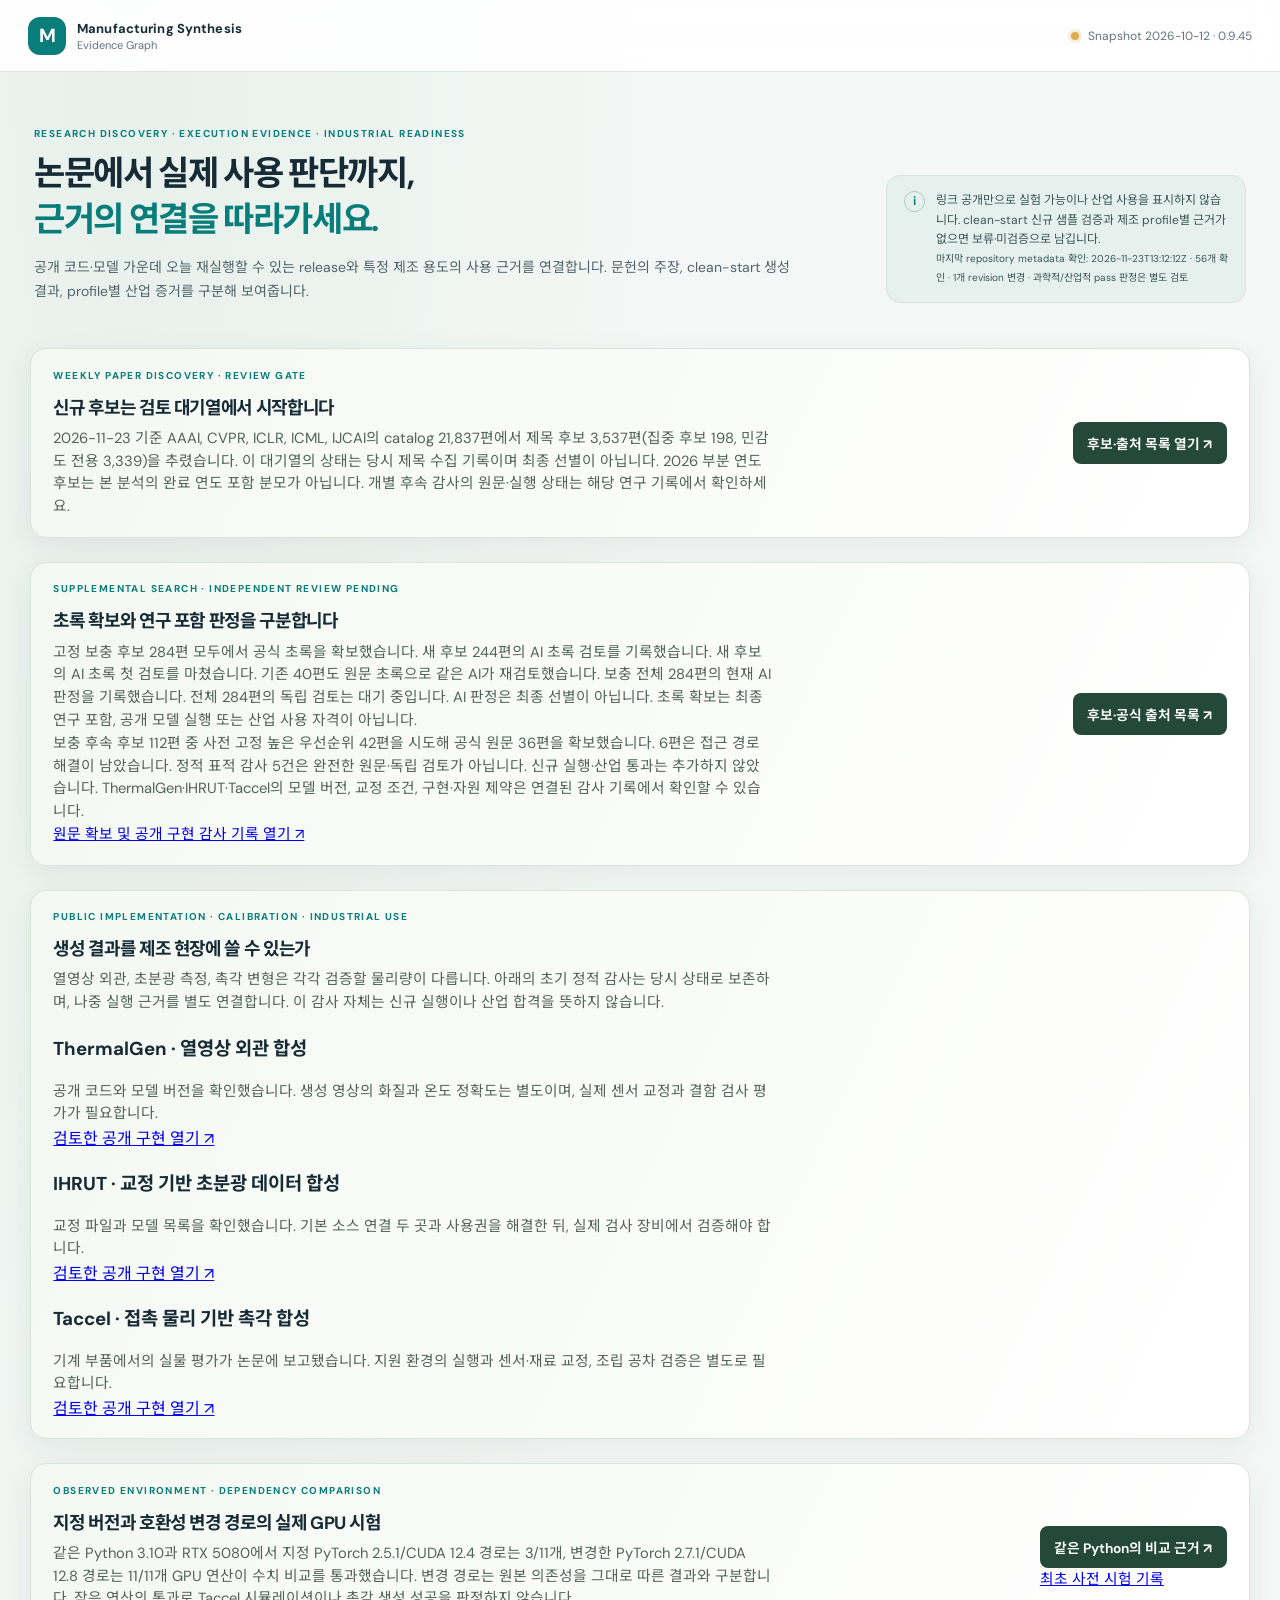
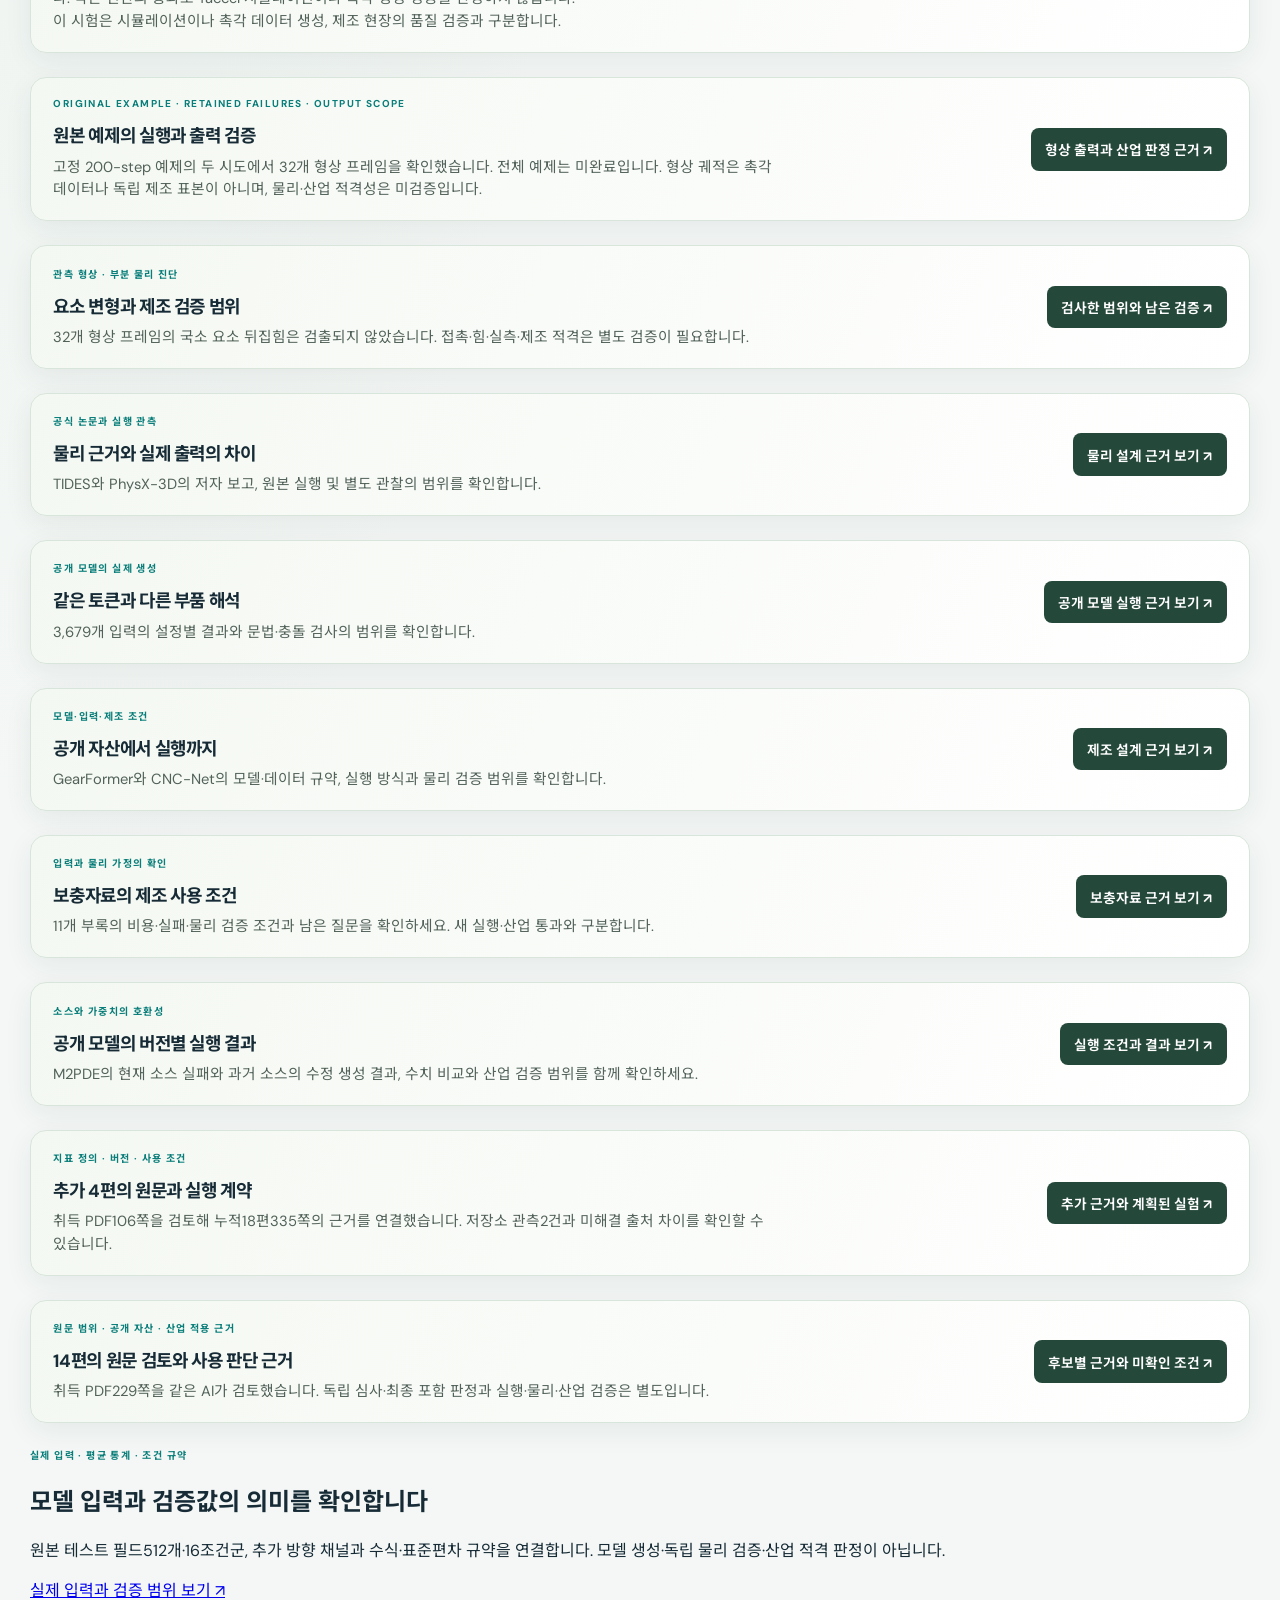
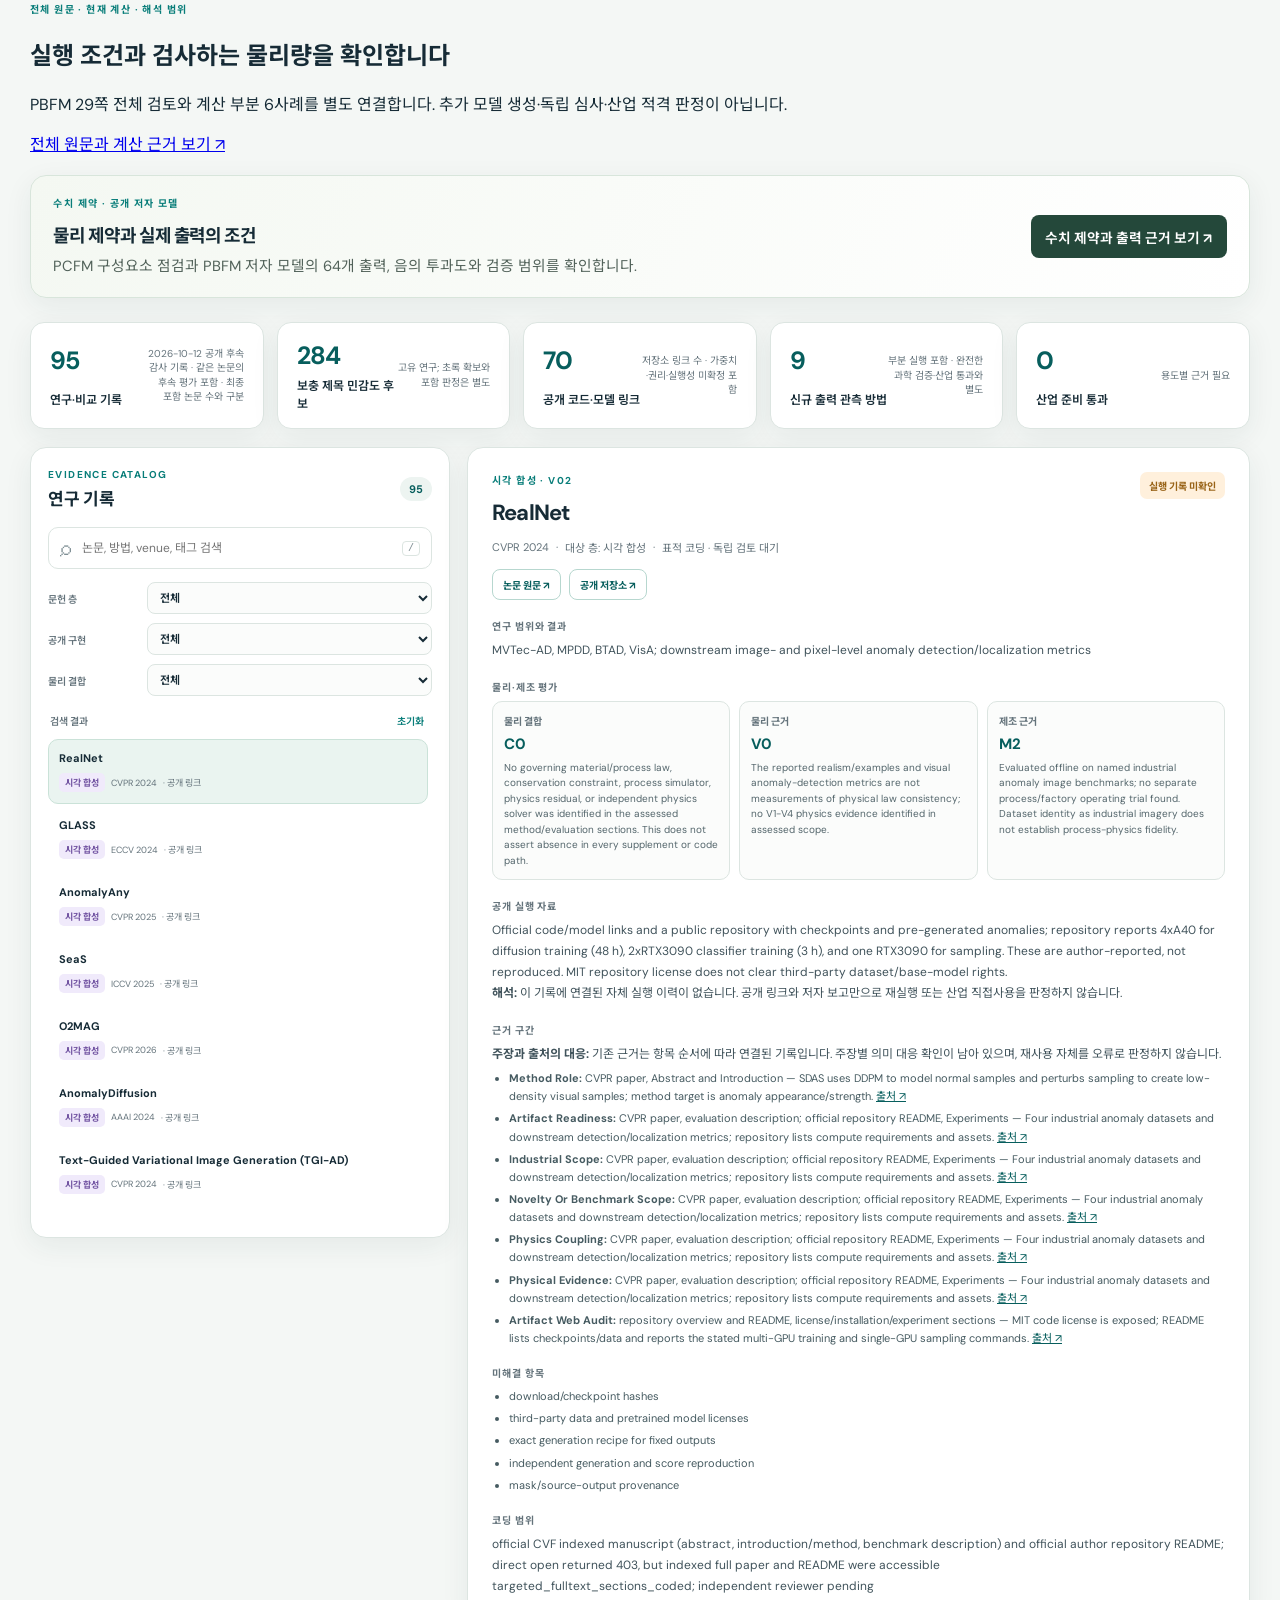
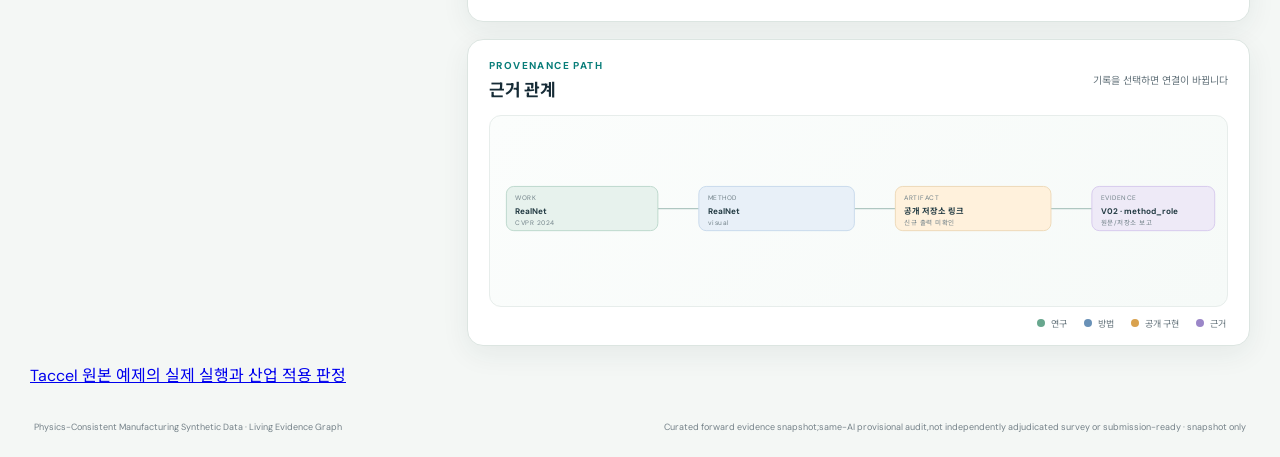
<file: service/index.html>
<!doctype html>
<html lang="ko">
<head>
  <meta charset="utf-8">
  <meta name="viewport" content="width=device-width, initial-scale=1">
  <meta name="description" content="공개 제조 합성데이터 생성 연구의 근거, 실행성, 물리 검증과 산업 적용 상태를 추적하는 living knowledge graph.">
  <title>Manufacturing Synthesis Evidence Graph</title>
  <link rel="stylesheet" href="styles.css">
</head>
<body>
  <header class="topbar">
    <a class="brand" href="#top" aria-label="홈">
      <span class="brand-mark">M</span>
      <span><strong>Manufacturing Synthesis</strong><small>Evidence Graph</small></span>
    </a>
    <div class="top-meta"><span class="live-dot"></span><span id="snapshot-label">Loading current snapshot…</span></div>
  </header>
  <main id="top">
    <section class="hero">
      <div class="hero-copy">
        <p class="eyebrow">RESEARCH DISCOVERY · EXECUTION EVIDENCE · INDUSTRIAL READINESS</p>
        <h1>논문에서 실제 사용 판단까지,<br><em>근거의 연결을 따라가세요.</em></h1>
        <p class="lede">공개 코드·모델 가운데 오늘 재실행할 수 있는 release와 특정 제조 용도의 사용 근거를 연결합니다. 문헌의 주장, clean-start 생성 결과, profile별 산업 증거를 구분해 보여줍니다.</p>
      </div>
      <div class="hero-note"><span class="note-icon">i</span><span>링크 공개만으로 실험 가능이나 산업 사용을 표시하지 않습니다. clean-start 신규 샘플 검증과 제조 profile별 근거가 없으면 보류·미검증으로 남깁니다.<br><small id="revision-watch-status">GitHub repository revision watch: not started.</small></span></div>
    </section>

    <section class="candidate-feed panel" aria-label="신규 후보 논문 검토 대기열">
      <div><p class="eyebrow">WEEKLY PAPER DISCOVERY · REVIEW GATE</p><h2>신규 후보는 검토 대기열에서 시작합니다</h2>
        <p id="discovery-status">2026 부분 연도 공식 proceedings 후보를 불러오는 중입니다…</p>
      </div>
      <a id="discovery-download" class="button-link" href="data/discovery_queue_2026_partial.json">후보·출처 목록 열기 ↗</a>
    </section>

    <section class="candidate-feed panel" aria-label="보충 검색 후보의 초록 확보와 검토 상태">
      <div><p class="eyebrow">SUPPLEMENTAL SEARCH · INDEPENDENT REVIEW PENDING</p><h2>초록 확보와 연구 포함 판정을 구분합니다</h2>
        <p id="sensitivity-recovery-status">보충 검색 후보의 공식 초록 확보 상태를 불러오는 중입니다…</p>
<p id="sensitivity-fulltext-status">보충 원문 확보 기록을 불러오는 중입니다.</p>
<p><a href="data/supplemental_fulltext_evidence.json">원문 확보 및 공개 구현 감사 기록 열기 ↗</a></p>
      </div>
      <a class="button-link" href="data/supplemental_abstract_evidence.json">후보·공식 출처 목록 ↗</a>
    </section>

    <section class="candidate-feed panel" aria-label="센서 데이터 생성의 제조 적용 조건">
      <div><p class="eyebrow">PUBLIC IMPLEMENTATION · CALIBRATION · INDUSTRIAL USE</p><h2>생성 결과를 제조 현장에 쓸 수 있는가</h2>
        <p>열영상 외관, 초분광 측정, 촉각 변형은 각각 검증할 물리량이 다릅니다. 아래의 초기 정적 감사는 당시 상태로 보존하며, 나중 실행 근거를 별도 연결합니다. 이 감사 자체는 신규 실행이나 산업 합격을 뜻하지 않습니다.</p>
        <div id="sensor-audit-list">후보별 적용 조건을 불러오는 중입니다.</div>
      </div>
    </section>

    <section class="candidate-feed panel" aria-label="Taccel 실행 환경의 실제 시험 결과">
      <div><p class="eyebrow">OBSERVED ENVIRONMENT · DEPENDENCY COMPARISON</p><h2>지정 버전과 호환성 변경 경로의 실제 GPU 시험</h2>
        <p id="taccel-runtime-status">Taccel의 실행 환경 사전 시험 결과를 불러오는 중입니다.</p>
        <p>이 시험은 시뮬레이션이나 촉각 데이터 생성, 제조 현장의 품질 검증과 구분합니다.</p>
      </div>
      <div><a class="button-link" href="data/taccel_dependency_pair.json">같은 Python의 비교 근거 ↗</a>
        <p><a href="data/taccel_runtime_evidence.json">최초 사전 시험 기록</a></p></div>
    </section>

    <section class="candidate-feed panel" aria-label="원본 Taccel 예제의 후속 실행">
      <div><p class="eyebrow">ORIGINAL EXAMPLE · RETAINED FAILURES · OUTPUT SCOPE</p><h2>원본 예제의 실행과 출력 검증</h2><p id="peg-summary">실제 예제의 후속 관측을 불러오는 중입니다.</p></div>
      <a class="button-link" href="taccel_peg.html">형상 출력과 산업 판정 근거 ↗</a>
    </section>
    <section class="candidate-feed panel" aria-label="저장 형상의 요소 변형 검사">
      <div><p class="eyebrow">관측 형상 · 부분 물리 진단</p><h2>요소 변형과 제조 검증 범위</h2><p>32개 형상 프레임의 국소 요소 뒤집힘은 검출되지 않았습니다. 접촉·힘·실측·제조 적격은 별도 검증이 필요합니다.</p></div>
      <a class="button-link" href="taccel_saved_geometry.html">검사한 범위와 남은 검증 ↗</a>
    </section>
    <section class="candidate-feed panel" aria-label="물리 설계와 모델 실행"><div><p class="eyebrow">공식 논문과 실행 관측</p><h2>물리 근거와 실제 출력의 차이</h2><p>TIDES와 PhysX-3D의 저자 보고, 원본 실행 및 별도 관찰의 범위를 확인합니다.</p></div><a class="button-link" href="physical_design_evidence.html">물리 설계 근거 보기 ↗</a></section>
    <section class="candidate-feed panel" aria-label="GearFormer 실행 결과"><div><p class="eyebrow">공개 모델의 실제 생성</p><h2>같은 토큰과 다른 부품 해석</h2><p>3,679개 입력의 설정별 결과와 문법·충돌 검사의 범위를 확인합니다.</p></div><a class="button-link" href="gearformer_execution.html">공개 모델 실행 근거 보기 ↗</a></section>
<section class="candidate-feed panel" aria-label="제조 설계 실행 조건"><div><p class="eyebrow">모델·입력·제조 조건</p><h2>공개 자산에서 실행까지</h2><p>GearFormer와 CNC-Net의 모델·데이터 규약, 실행 방식과 물리 검증 범위를 확인합니다.</p></div><a class="button-link" href="manufacturing_design_readings.html">제조 설계 근거 보기 ↗</a></section>
<section class="candidate-feed panel" aria-label="보충자료 근거"><div><p class="eyebrow">입력과 물리 가정의 확인</p><h2>보충자료의 제조 사용 조건</h2><p>11개 부록의 비용·실패·물리 검증 조건과 남은 질문을 확인하세요. 새 실행·산업 통과와 구분합니다.</p></div><a class="button-link" href="supplement_readings.html">보충자료 근거 보기 ↗</a></section>
<section class="candidate-feed panel" aria-label="버전별 실제 실행"><div><p class="eyebrow">소스와 가중치의 호환성</p><h2>공개 모델의 버전별 실행 결과</h2><p>M2PDE의 현재 소스 실패와 과거 소스의 수정 생성 결과, 수치 비교와 산업 검증 범위를 함께 확인하세요.</p></div><a class="button-link" href="m2pde_execution.html">실행 조건과 결과 보기 ↗</a></section>
    <section class="candidate-feed panel" aria-label="경계 비교 논문 추가 검토"><div><p class="eyebrow">지표 정의 · 버전 · 사용 조건</p><h2>추가 4편의 원문과 실행 계약</h2><p>취득 PDF106쪽을 검토해 누적18편335쪽의 근거를 연결했습니다. 저장소 관측2건과 미해결 출처 차이를 확인할 수 있습니다.</p></div><a class="button-link" href="boundary_readings.html">추가 근거와 계획된 실험 ↗</a></section>
    <section class="candidate-feed panel" aria-label="고정 우선 후보 원문 검토"><div><p class="eyebrow">원문 범위 · 공개 자산 · 산업 적용 근거</p><h2>14편의 원문 검토와 사용 판단 근거</h2><p>취득 PDF229쪽을 같은 AI가 검토했습니다. 독립 심사·최종 포함 판정과 실행·물리·산업 검증은 별도입니다.</p></div><a class="button-link" href="main_candidate_readings.html">후보별 근거와 미확인 조건 ↗</a></section>
    <section class="evidence-banner" aria-label="PBFM 실제 테스트 입력 검토"><p class="eyebrow">실제 입력 · 평균 통계 · 조건 규약</p><h2>모델 입력과 검증값의 의미를 확인합니다</h2><p>원본 테스트 필드512개·16조건군, 추가 방향 채널과 수식·표준편차 규약을 연결합니다. 모델 생성·독립 물리 검증·산업 적격 판정이 아닙니다.</p><a href="pbfm_dynamic_data.html">실제 입력과 검증 범위 보기 ↗</a></section>
    <section class="evidence-banner" aria-label="PBFM 전체 원문 후속 검토"><p class="eyebrow">전체 원문 · 현재 계산 · 해석 범위</p><h2>실행 조건과 검사하는 물리량을 확인합니다</h2><p>PBFM 29쪽 전체 검토와 계산 부분 6사례를 별도 연결합니다. 추가 모델 생성·독립 심사·산업 적격 판정이 아닙니다.</p><a href="pbfm_full_review.html">전체 원문과 계산 근거 보기 ↗</a></section>
    <section class="candidate-feed panel" aria-label="수치 제약과 저자 모델 실행"><div><p class="eyebrow">수치 제약 · 공개 저자 모델</p><h2>물리 제약과 실제 출력의 조건</h2><p>PCFM 구성요소 점검과 PBFM 저자 모델의 64개 출력, 음의 투과도와 검증 범위를 확인합니다.</p></div><a class="button-link" href="hard_constraint_evidence.html">수치 제약과 출력 근거 보기 ↗</a></section>
<section class="metrics" aria-label="현재 데이터 현황">
      <article class="metric"><span class="metric-value" id="metric-records">—</span><span class="metric-label">연구·비교 기록</span><small>2026-10-12 공개 후속 감사 기록 · 같은 논문의 후속 평가 포함 · 최종 포함 논문 수와 구분</small></article>
      <article class="metric"><span class="metric-value" id="metric-sensitivity">—</span><span class="metric-label">보충 제목 민감도 후보</span><small>고유 연구; 초록 확보와 포함 판정은 별도</small></article>
      <article class="metric"><span class="metric-value" id="metric-artifacts">—</span><span class="metric-label">공개 코드·모델 링크</span><small>저장소 링크 수 · 가중치·권리·실행성 미확정 포함</small></article>
      <article class="metric"><span class="metric-value" id="metric-runs">—</span><span class="metric-label">신규 출력 관측 방법</span><small>부분 실행 포함 · 완전한 과학 검증·산업 통과와 별도</small></article>
      <article class="metric"><span class="metric-value" id="metric-industrial">—</span><span class="metric-label">산업 준비 통과</span><small>용도별 근거 필요</small></article>
    </section>

    <section class="workspace">
      <aside class="browse-panel panel">
        <div class="panel-heading"><div><p class="eyebrow">EVIDENCE CATALOG</p><h2>연구 기록</h2></div><span id="result-count" class="count-pill">—</span></div>
        <label class="search-box"><span aria-hidden="true">⌕</span><input id="search" type="search" placeholder="논문, 방법, venue, 태그 검색" autocomplete="off"><kbd>/</kbd></label>
        <div class="filters">
          <label>문헌 층<select id="stratum"><option value="">전체</option><option value="hard_constraint_PDE_boundary">수치 제약 PDE 비교</option><option value="partial_2026_physics_generator_boundary">2026 물리 생성 비교</option><option value="generic_physical_asset_boundary">일반 물성·객체 경계</option><option value="visual">시각 합성</option><option value="physics">물리·물리장 생성</option><option value="boundary">리뷰·플랫폼 비교</option><option value="priority_fulltext_targeted_audit">우선후보 전문표적감사</option><option value="discovery">제조 전이 비교군</option><option value="direct_manufacturing_transfer">제조 직접 전이·산업 실증 비교</option><option value="manufacturing_dataset">제조 데이터셋 비교군</option><option value="manufacturing_generator">제조 CAD 생성 비교군</option><option value="manufacturing_simulation">제조 공정 시뮬레이터</option><option value="engineering_sim2real_comparator">공학·sim-to-real 선행 비교</option><option value="prior_art">선행 서베이</option><option value="industrial_systems">산업 시스템·기반모델</option></select></label>
          <label>공개 구현<select id="artifact"><option value="">전체</option><option value="yes">링크 확인</option><option value="no">확인 안 됨</option></select></label>
          <label>물리 결합<select id="physics"><option value="">전체</option><option value="C0">C0 · 미식별</option><option value="C1">C1 · 생성 데이터</option><option value="C2">C2 · 구조 제약</option><option value="C3">C3 · 물리 손실</option><option value="C4">C4 · 추론 제약</option><option value="C5">C5 · 사후 검사</option></select></label>
        </div>
        <div class="list-tools"><span>검색 결과</span><button id="clear-filters" class="text-button" type="button">초기화</button></div>
        <div id="record-list" class="record-list" role="listbox" aria-label="연구 기록 목록"></div>
      </aside>

      <section class="detail-column">
        <article class="panel detail-panel" id="record-detail" aria-live="polite">
          <div class="loading">지식그래프를 불러오는 중입니다…</div>
        </article>
        <article class="panel graph-panel">
          <div class="panel-heading graph-heading"><div><p class="eyebrow">PROVENANCE PATH</p><h2>근거 관계</h2></div><span class="mini-caption">기록을 선택하면 연결이 바뀝니다</span></div>
          <div id="graph-view" class="graph-view" aria-label="선택된 연구 기록의 근거 관계"></div>
          <div class="legend"><span><i class="legend-dot paper"></i>연구</span><span><i class="legend-dot method"></i>방법</span><span><i class="legend-dot artifact"></i>공개 구현</span><span><i class="legend-dot evidence"></i>근거</span></div>
        </article>
      </section>
    </section>
    <p><a href="taccel_peg.html">Taccel 원본 예제의 실제 실행과 산업 적용 판정</a></p>
    <footer><span>Physics-Consistent Manufacturing Synthetic Data · Living Evidence Graph</span><span id="footer-status">Static evidence snapshot · repository revision watch is metadata-only</span></footer>
  </main>
  <script src="data/knowledge_graph.js?v=0.9.45"></script>
  <script src="execution_evidence.js"></script>
  <script src="source_reference_resolution.js?v=0.9.45"></script>
  <script src="claim_evidence_resolution.js?v=0.9.45"></script>
  <script src="app.js?v=0.9.45" defer></script>
<script src="taccel_runtime.js?v=1.1" defer></script>
</body>
</html>
</file>
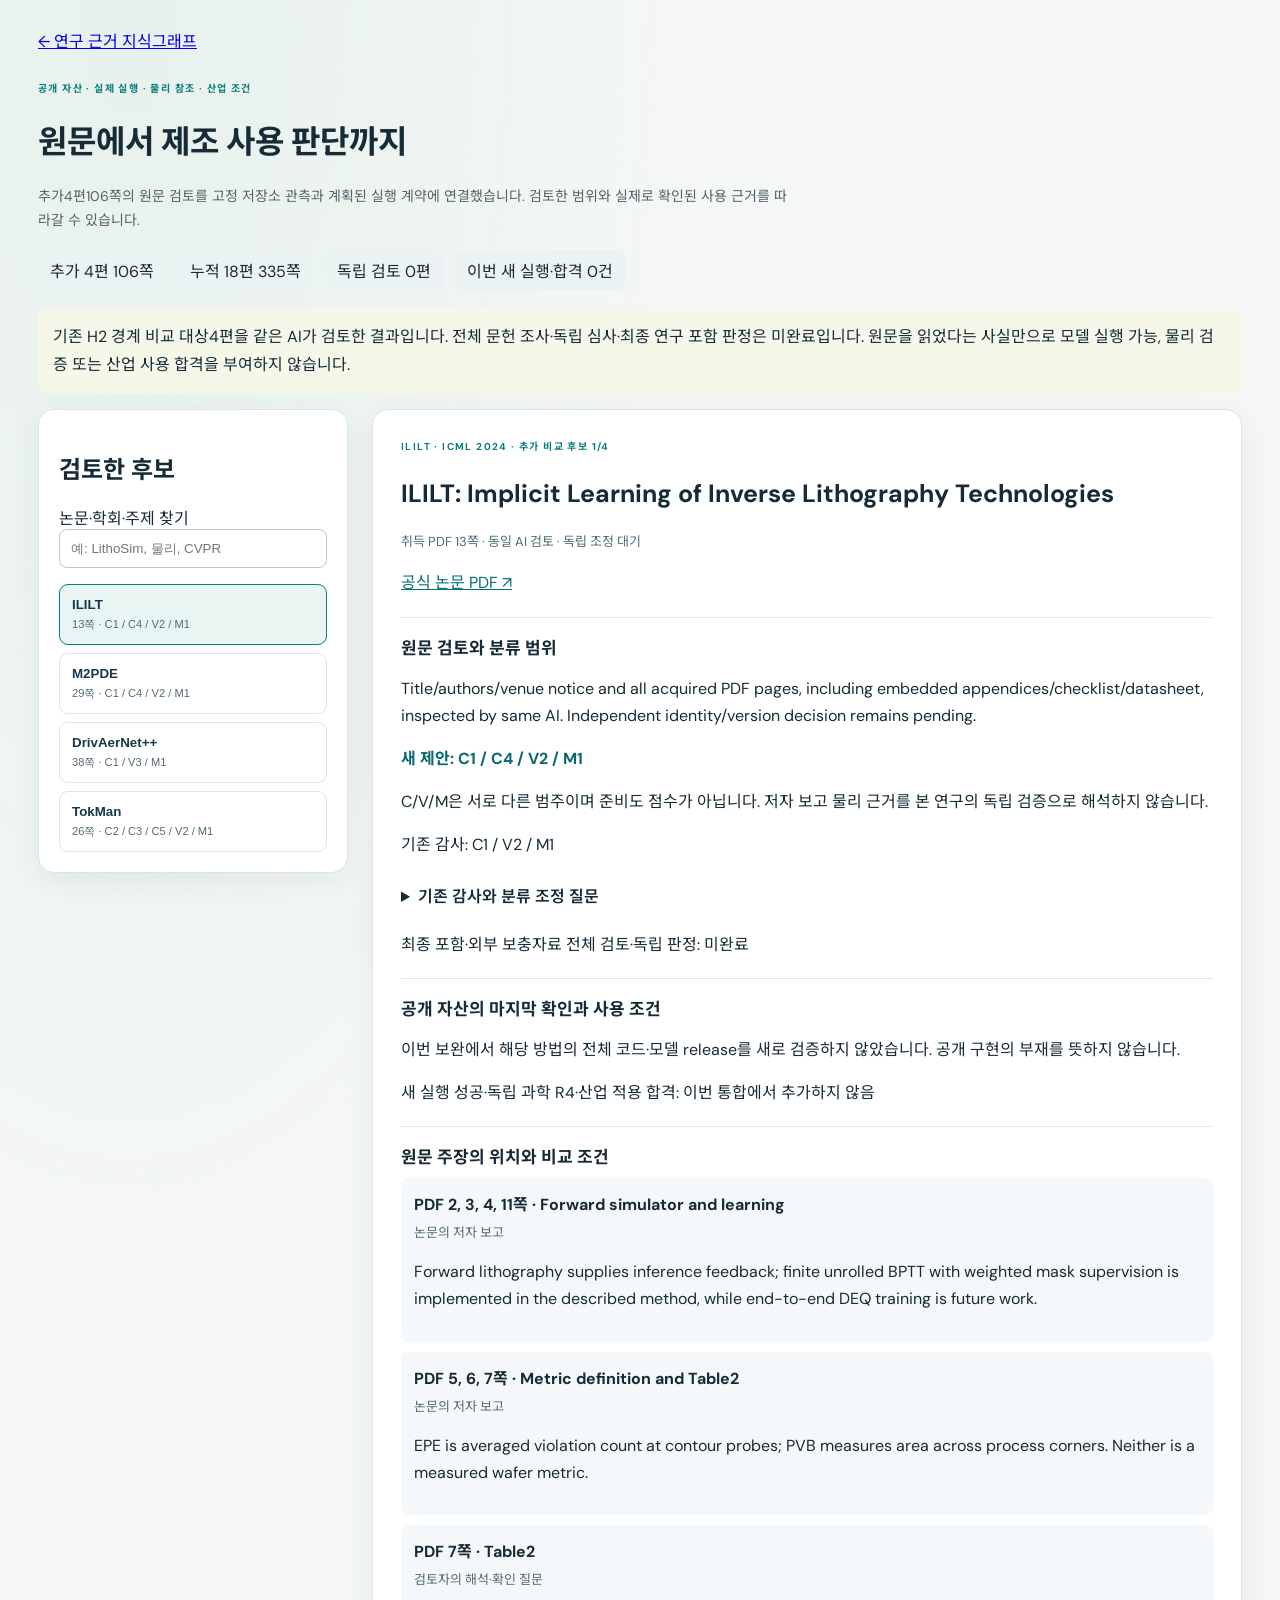
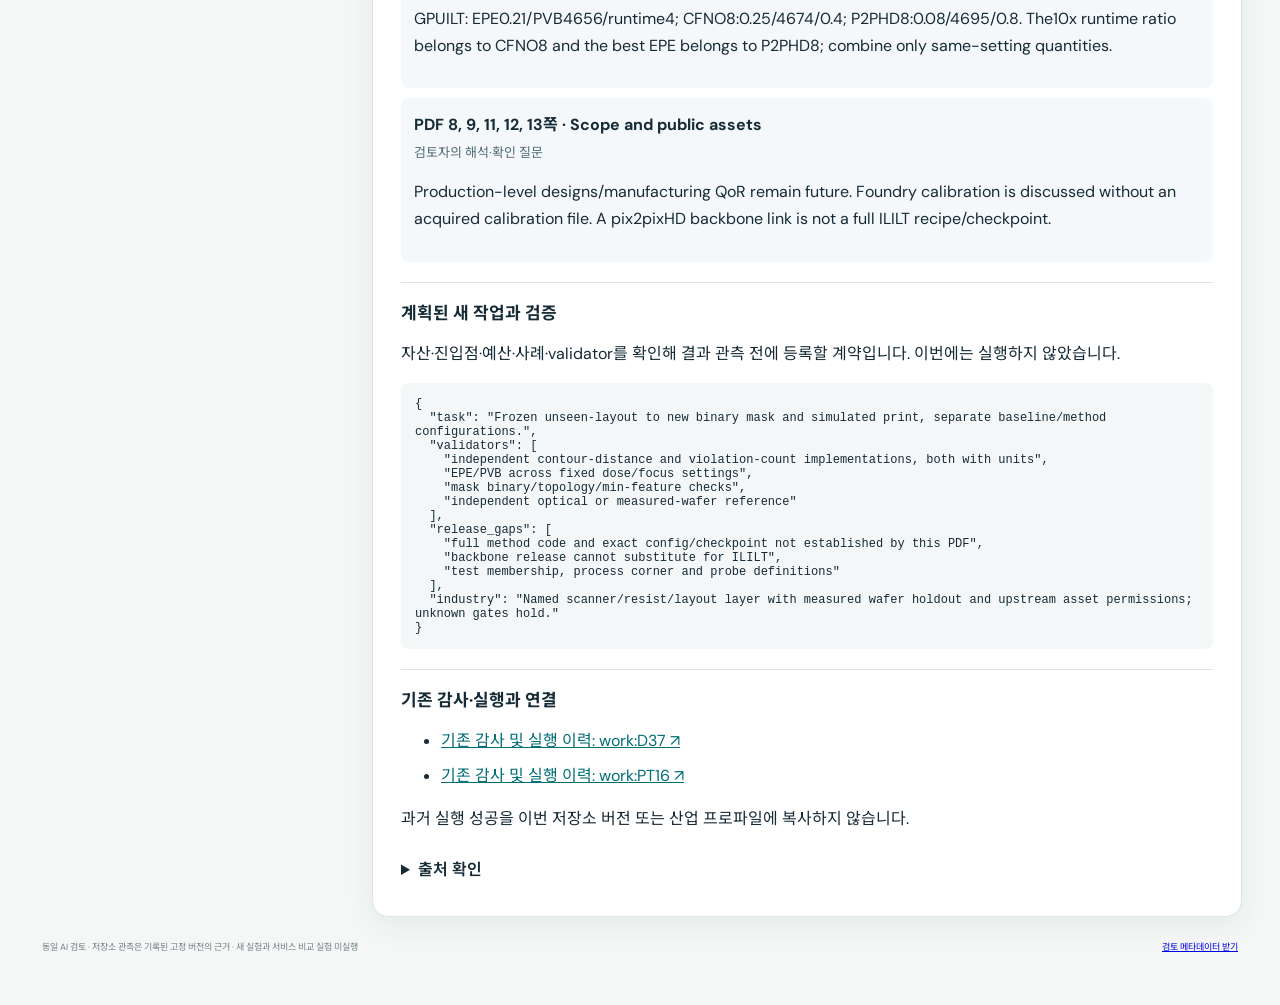
<file: service/boundary_readings.html>
<!doctype html>
<html lang="ko"><head><meta charset="utf-8"><meta name="viewport" content="width=device-width,initial-scale=1"><title>원문에서 제조 사용 판단까지 · 추가 4편 근거 검토</title><link rel="stylesheet" href="styles.css"><style>
main{max-width:1260px;margin:auto;padding:28px}.reading-layout{display:grid;grid-template-columns:310px minmax(0,1fr);gap:24px;align-items:start}.reading-nav{padding:20px;position:sticky;top:14px}.reading-detail{padding:28px;min-width:0}.reading-list{display:grid;gap:8px;margin-top:16px}.reading-card{padding:12px;border:1px solid #dae5e9;background:white;text-align:left;border-radius:9px;cursor:pointer;color:#16394a}.reading-card[aria-selected=true]{border-color:#087d80;background:#e9f5f3}.reading-card small{display:block;margin-top:5px;color:#536b76}.evidence-block{border-top:1px solid #dce6ea;margin-top:20px;padding-top:16px}.evidence-block h3{margin:0 0 8px;font-size:17px}.reading-detail p,.reading-detail li{line-height:1.7;overflow-wrap:anywhere}.reading-detail li{margin:8px 0}.scope-note{padding:15px;background:#f5f7e9;border-radius:9px;line-height:1.7}.claim-item{padding:13px;background:#f5f8fa;border-radius:8px;margin:10px 0}.claim-item b{display:block;margin-bottom:6px}.reading-status{display:flex;gap:12px;flex-wrap:wrap;margin:18px 0}.reading-status span{padding:8px 12px;background:#eaf2f4;border-radius:8px}.reading-search{width:100%;padding:11px;border:1px solid #b7cbd2;border-radius:8px}details{margin-top:12px}summary{cursor:pointer;font-weight:600;padding:8px 0}pre{white-space:pre-wrap;overflow-wrap:anywhere;font-size:12px;background:#f4f7f8;padding:14px;border-radius:8px}.meta-row{font-size:13px;color:#516b76}.reading-detail h2{font-size:25px;line-height:1.4}.reading-detail a{color:#006f76}.inline-codes{font-weight:700;color:#08696e}@media(max-width:850px){main{padding:16px}.reading-layout{grid-template-columns:1fr}.reading-nav{position:static}.reading-list{grid-template-columns:repeat(2,minmax(0,1fr))}.reading-detail{padding:20px}}
</style></head><body><main>
<a href="index.html">← 연구 근거 지식그래프</a>
<p class="eyebrow" style="margin-top:28px">공개 자산 · 실제 실행 · 물리 참조 · 산업 조건</p>
<h1>원문에서 제조 사용 판단까지</h1>
<p class="lede">추가4편106쪽의 원문 검토를 고정 저장소 관측과 계획된 실행 계약에 연결했습니다. 검토한 범위와 실제로 확인된 사용 근거를 따라갈 수 있습니다.</p>
<div class="reading-status" id="reading-status" aria-live="polite"><span>검토 근거를 불러오는 중입니다.</span></div>
<p class="scope-note">기존 H2 경계 비교 대상4편을 같은 AI가 검토한 결과입니다. 전체 문헌 조사·독립 심사·최종 연구 포함 판정은 미완료입니다. 원문을 읽었다는 사실만으로 모델 실행 가능, 물리 검증 또는 산업 사용 합격을 부여하지 않습니다.</p>
<div class="reading-layout"><aside class="panel reading-nav"><h2>검토한 후보</h2><label for="reading-search">논문·학회·주제 찾기</label><input id="reading-search" class="reading-search" placeholder="예: LithoSim, 물리, CVPR" type="search"><div id="reading-list" class="reading-list" role="listbox" aria-label="원문 검토 후보"></div></aside>
<article id="reading-detail" class="panel reading-detail" aria-live="polite"><p>후보별 근거를 불러오는 중입니다.</p></article></div>
<footer><span>동일 AI 검토 · 저장소 관측은 기록된 고정 버전의 근거 · 새 실험과 서비스 비교 실험 미실행</span><a href="data/boundary_reading_integrated.json">검토 메타데이터 받기</a></footer>
</main><script src="boundary_readings.js" defer></script></body></html>
</file>
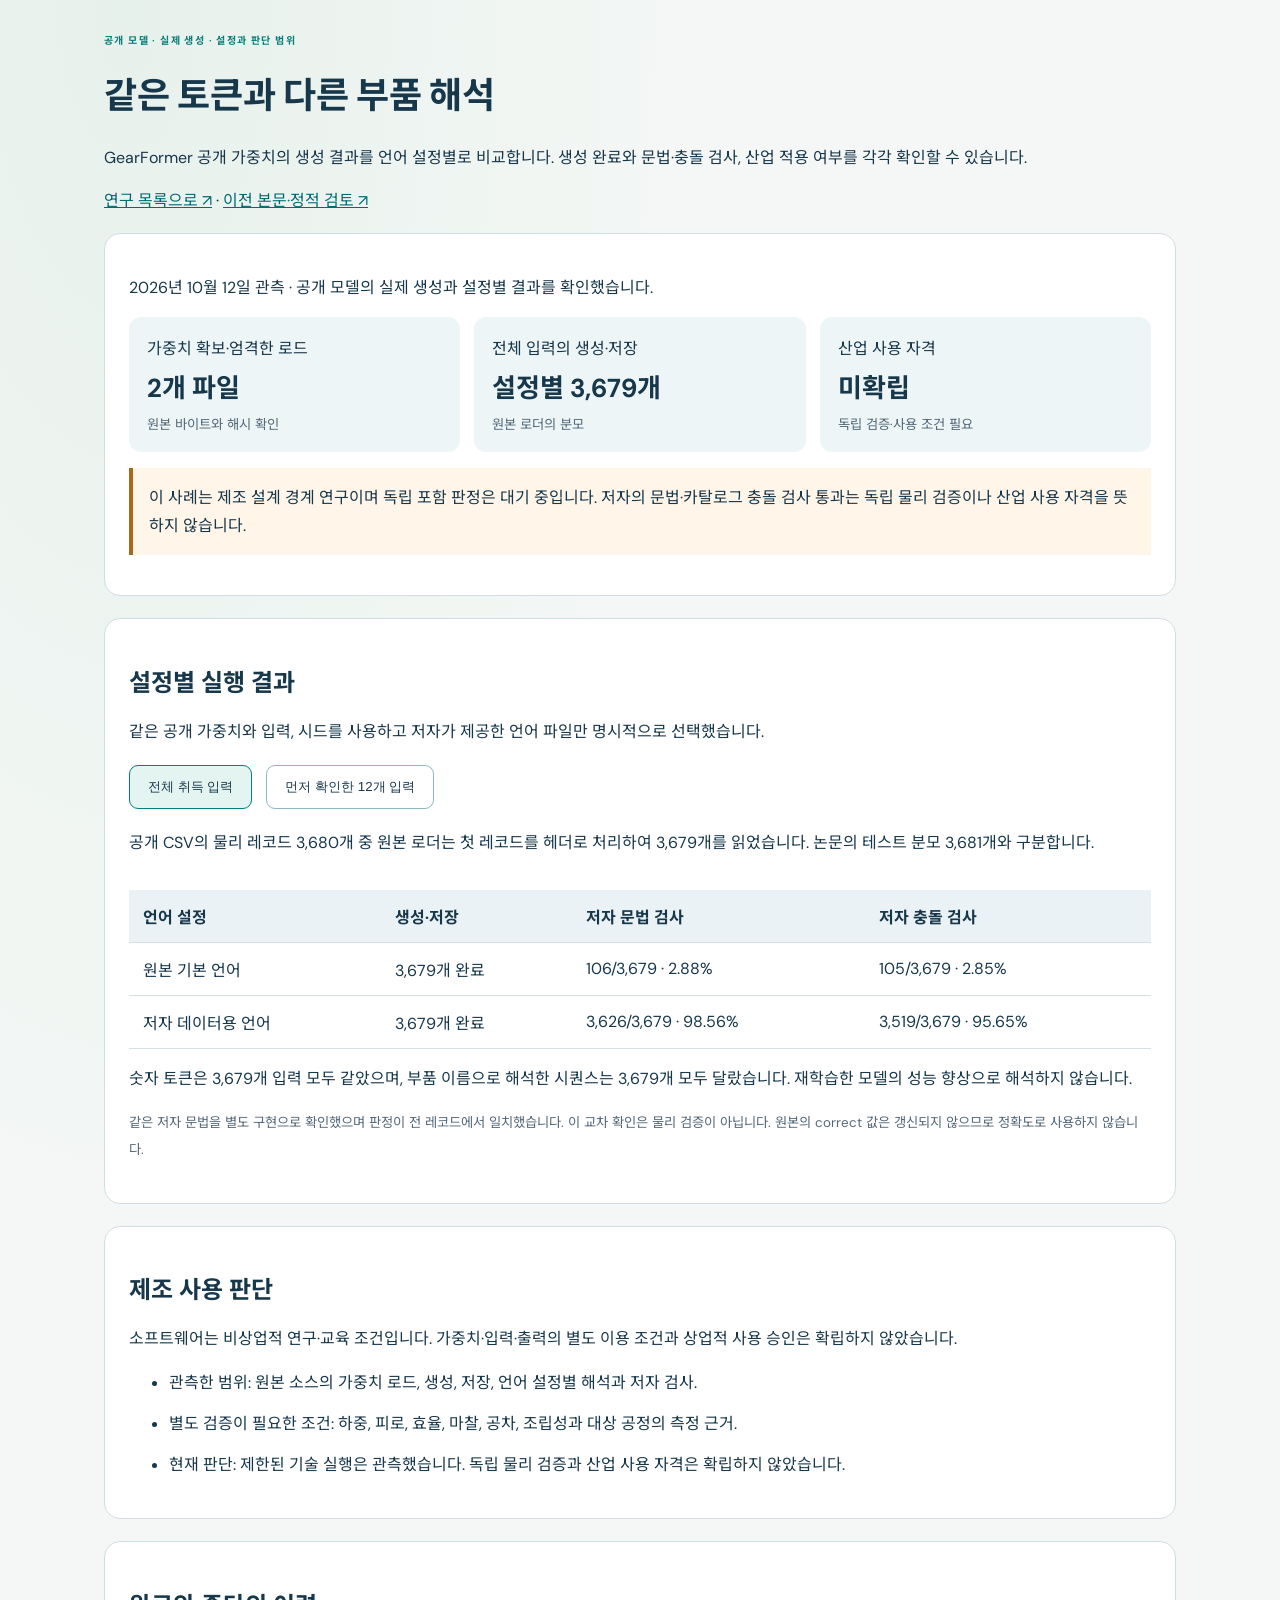
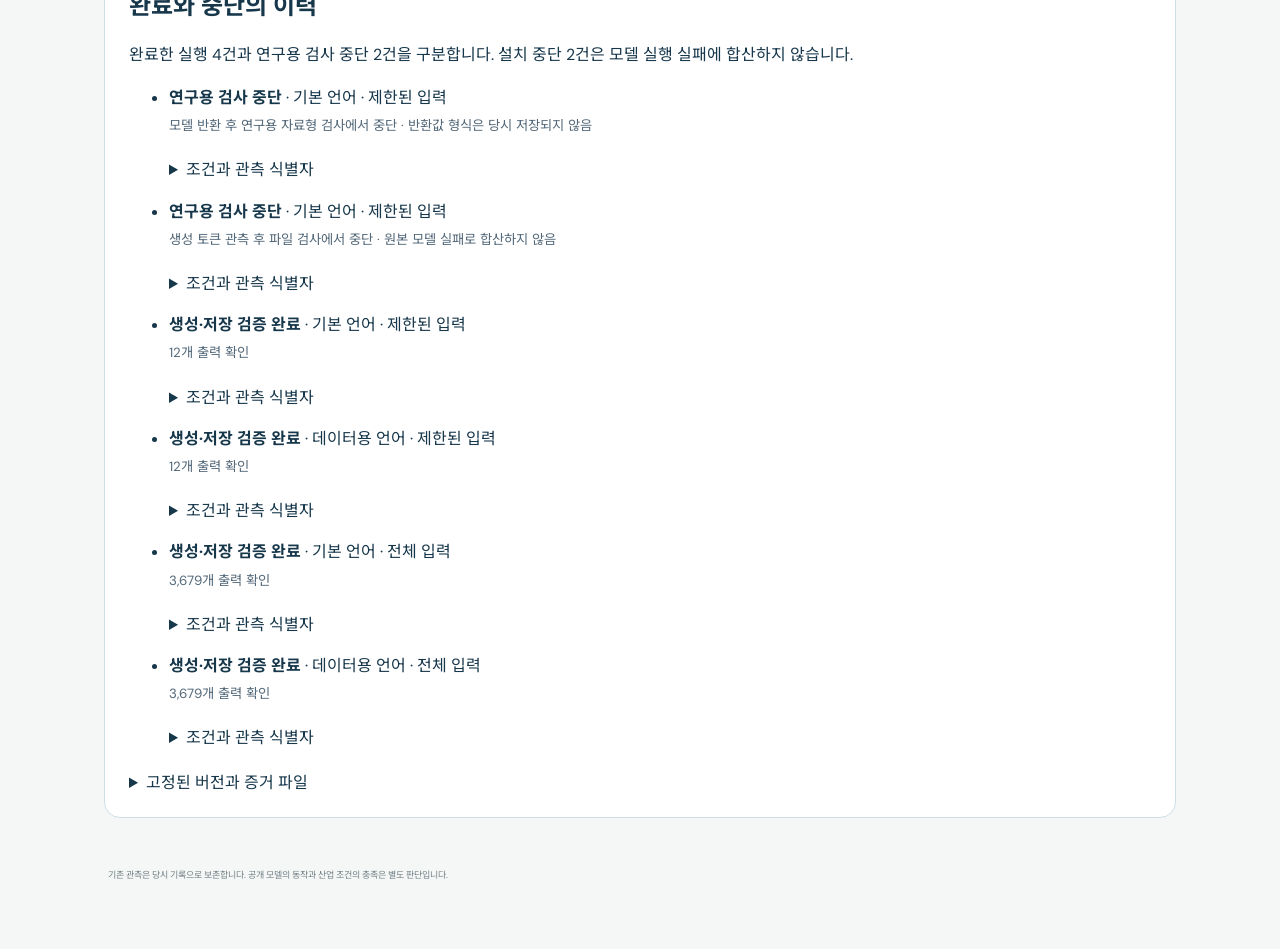
<file: service/gearformer_execution.html>
<!doctype html><html lang="ko"><head><meta charset="utf-8"><meta name="viewport" content="width=device-width,initial-scale=1"><title>GearFormer 공개 모델 실행 근거</title><link rel="stylesheet" href="styles.css"><style>
.execution-main{max-width:1120px;margin:auto;padding:32px 24px;color:#17374b}.execution-main h1{font-size:36px;line-height:1.3}.execution-main p,.execution-main li{line-height:1.7}.execution-panel{background:white;border:1px solid #cfdee5;border-radius:16px;padding:24px;margin:22px 0}.execution-notice{background:#fff5e8;border-left:4px solid #ad6817;padding:16px}.execution-controls{display:flex;gap:14px;flex-wrap:wrap;margin:20px 0}.execution-controls button{padding:12px 18px;background:white;border:1px solid #8fb7bf;border-radius:9px;color:#17374b;cursor:pointer}.execution-controls button[aria-pressed=true]{background:#e4f4f0;border-color:#007f84}.execution-table{width:100%;border-collapse:collapse;margin-top:18px}.execution-table th,.execution-table td{padding:14px;text-align:left;border-bottom:1px solid #d3e0e5}.execution-table th{background:#eaf2f5}.execution-grid{display:grid;grid-template-columns:repeat(3,1fr);gap:14px}.execution-grid article{padding:18px;background:#edf5f6;border-radius:12px}.execution-grid strong{display:block;font-size:26px;margin:8px 0}.execution-main details{margin-top:18px;overflow-wrap:anywhere}.execution-main li{margin-bottom:14px}.execution-main small{color:#536879}.execution-main a{color:#006b73}.table-wrap{overflow:auto}@media(max-width:700px){.execution-grid{grid-template-columns:1fr}.execution-main{padding:20px 16px}.execution-main h1{font-size:28px}.execution-table th,.execution-table td{padding:10px;min-width:115px}}
</style></head><body><main class="execution-main"><header><p class="eyebrow">공개 모델 · 실제 생성 · 설정과 판단 범위</p><h1>같은 토큰과 다른 부품 해석</h1><p>GearFormer 공개 가중치의 생성 결과를 언어 설정별로 비교합니다. 생성 완료와 문법·충돌 검사, 산업 적용 여부를 각각 확인할 수 있습니다.</p><a href="index.html?audit=work%3AD40">연구 목록으로 ↗</a> · <a href="manufacturing_design_readings.html?work=work%3AD40">이전 본문·정적 검토 ↗</a></header><section class="execution-panel"><p id="execution-status" aria-live="polite">실행 근거를 불러오고 있습니다.</p><div class="execution-grid" id="execution-overview"></div><p class="execution-notice">이 사례는 제조 설계 경계 연구이며 독립 포함 판정은 대기 중입니다. 저자의 문법·카탈로그 충돌 검사 통과는 독립 물리 검증이나 산업 사용 자격을 뜻하지 않습니다.</p></section><section class="execution-panel"><h2>설정별 실행 결과</h2><p>같은 공개 가중치와 입력, 시드를 사용하고 저자가 제공한 언어 파일만 명시적으로 선택했습니다.</p><div class="execution-controls"><button id="scope-full" type="button" aria-pressed="true">전체 취득 입력</button><button id="scope-bounded" type="button" aria-pressed="false">먼저 확인한 12개 입력</button></div><p id="execution-denominator"></p><div class="table-wrap"><table class="execution-table"><thead><tr><th>언어 설정</th><th>생성·저장</th><th>저자 문법 검사</th><th>저자 충돌 검사</th></tr></thead><tbody id="execution-results"></tbody></table></div><p id="execution-comparison"></p><p><small>같은 저자 문법을 별도 구현으로 확인했으며 판정이 전 레코드에서 일치했습니다. 이 교차 확인은 물리 검증이 아닙니다. 원본의 correct 값은 갱신되지 않으므로 정확도로 사용하지 않습니다.</small></p></section><section class="execution-panel"><h2>제조 사용 판단</h2><p id="execution-rights"></p><ul><li>관측한 범위: 원본 소스의 가중치 로드, 생성, 저장, 언어 설정별 해석과 저자 검사.</li><li>별도 검증이 필요한 조건: 하중, 피로, 효율, 마찰, 공차, 조립성과 대상 공정의 측정 근거.</li><li>현재 판단: 제한된 기술 실행은 관측했습니다. 독립 물리 검증과 산업 사용 자격은 확립하지 않았습니다.</li></ul></section><section class="execution-panel"><h2>완료와 중단의 이력</h2><p>완료한 실행 4건과 연구용 검사 중단 2건을 구분합니다. 설치 중단 2건은 모델 실행 실패에 합산하지 않습니다.</p><ul id="execution-runs"></ul><details><summary>고정된 버전과 증거 파일</summary><p id="execution-version"></p><ul id="execution-sources"></ul><p><a href="data/gearformer_execution_integrated.json">관측·해시·집계 기록 보기 ↗</a></p></details></section><footer><p>기존 관측은 당시 기록으로 보존합니다. 공개 모델의 동작과 산업 조건의 충족은 별도 판단입니다.</p></footer></main><script src="gearformer_execution.js?v=0.9.38" defer></script></body></html>
</file>
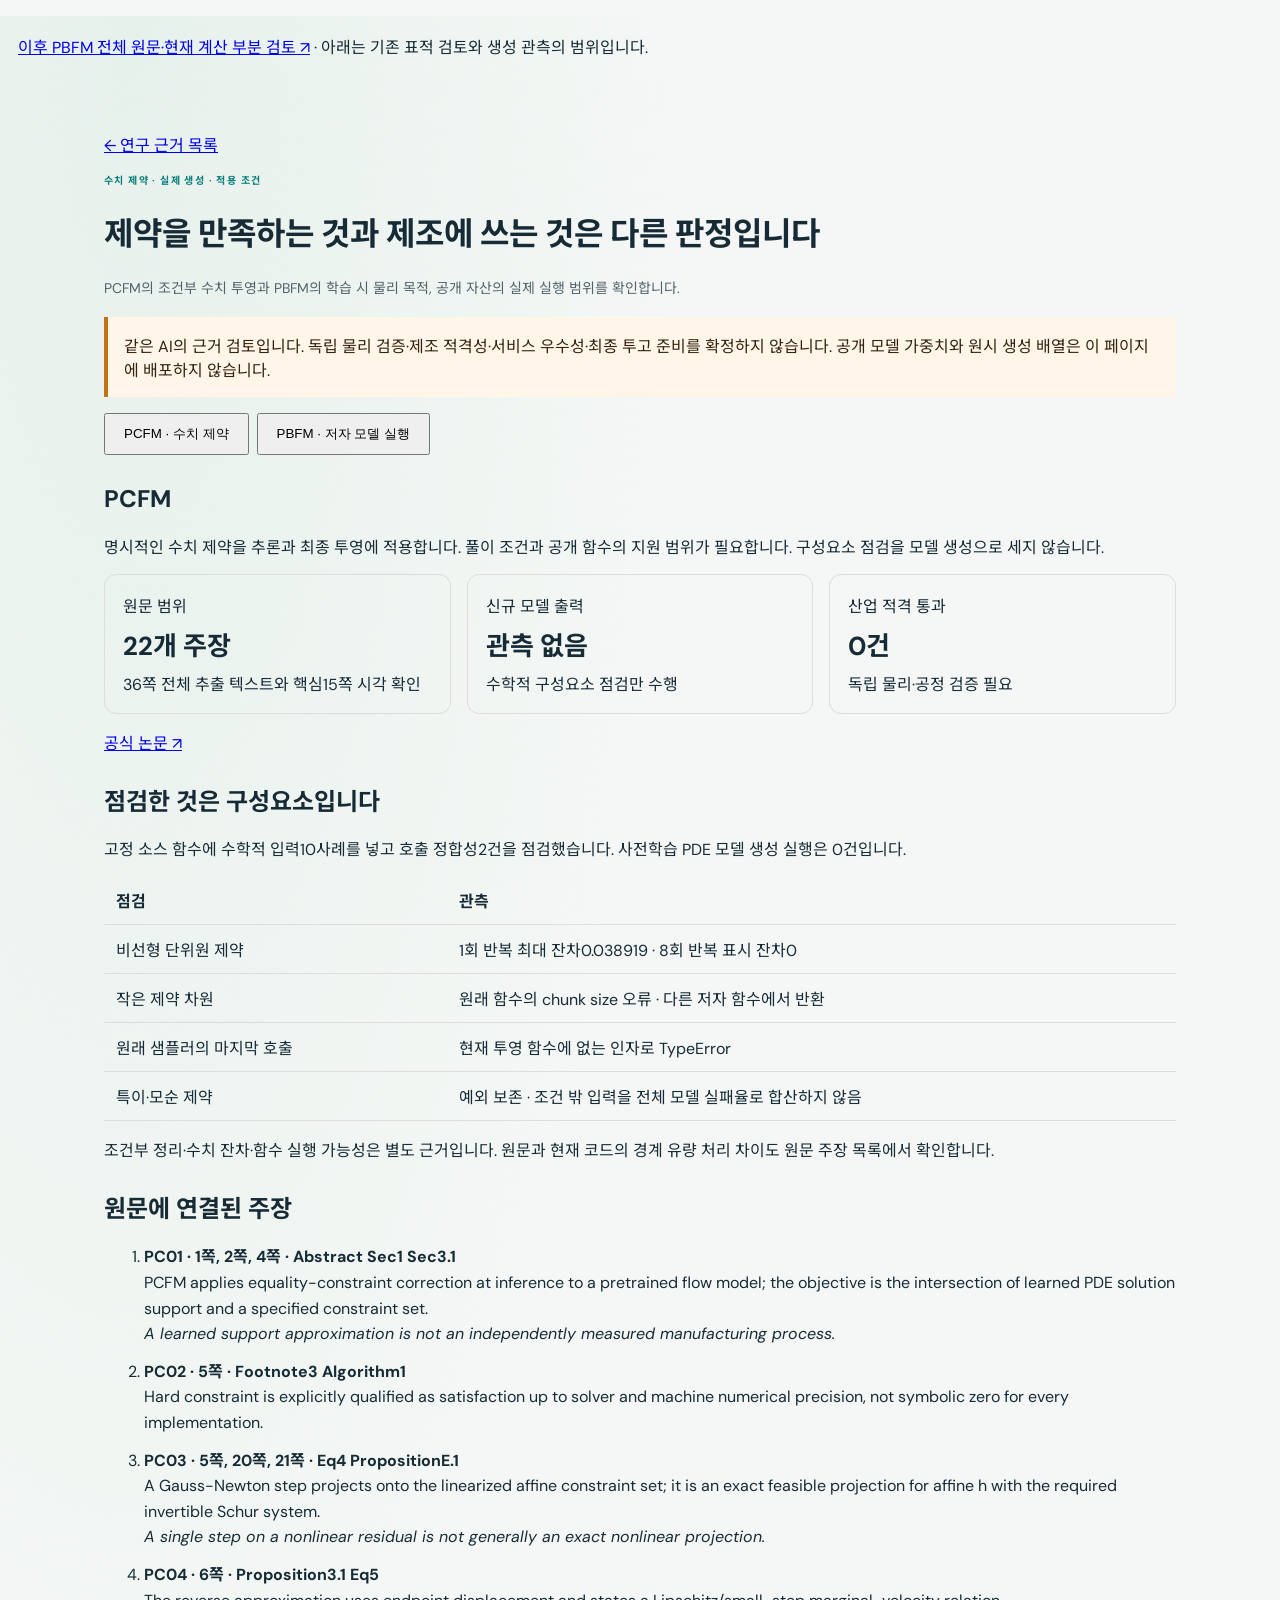
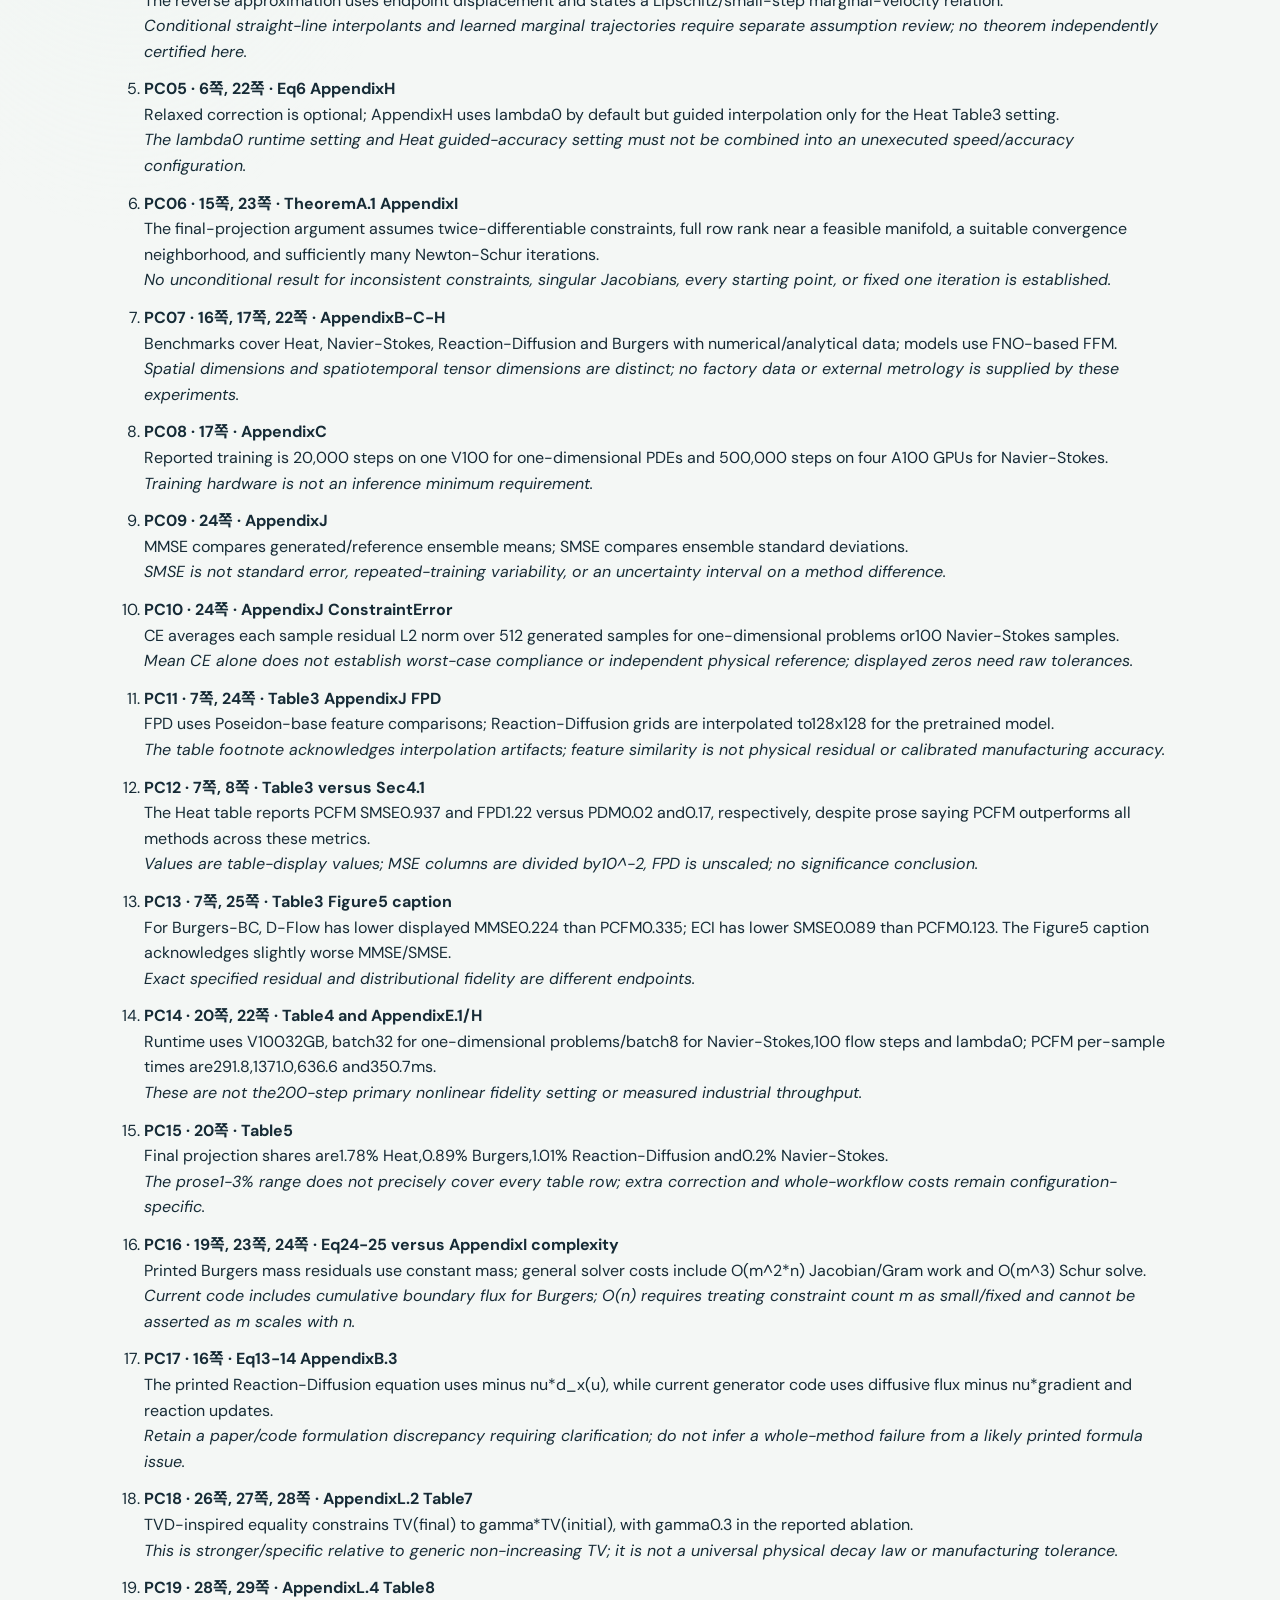
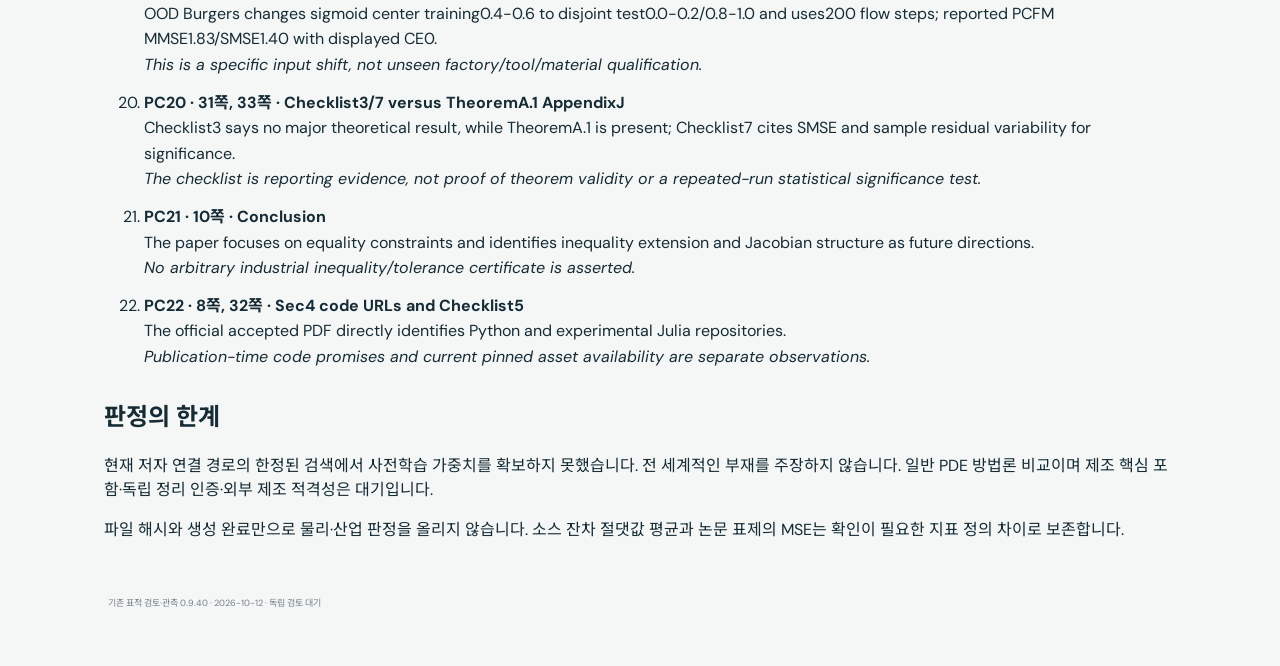
<file: service/hard_constraint_evidence.html>
<!doctype html>
<html lang="ko"><head><meta charset="utf-8"><meta name="viewport" content="width=device-width, initial-scale=1"><title>수치 제약과 실제 출력 | Manufacturing Evidence</title><link rel="stylesheet" href="styles.css"><style>main{max-width:1120px;margin:auto;padding:24px}.evidence-grid{display:grid;grid-template-columns:repeat(auto-fit,minmax(220px,1fr));gap:16px}.evidence-grid article{padding:18px;border:1px solid #ddd;border-radius:12px}.evidence-grid strong{display:block;font-size:26px;margin:8px 0}.evidence-notice{padding:16px;border-left:4px solid #c27318;background:#fff5e8;color:#33230f}section{margin:28px 0}table{width:100%;border-collapse:collapse}th,td{padding:12px;border-bottom:1px solid #ddd;text-align:left;vertical-align:top}button{padding:10px 18px;cursor:pointer;margin-right:8px}.source-list li{margin:12px 0;line-height:1.6}a{overflow-wrap:anywhere}</style></head>
<body><p style="padding:18px"><a href="pbfm_full_review.html">이후 PBFM 전체 원문·현재 계산 부분 검토 ↗</a> · 아래는 기존 표적 검토와 생성 관측의 범위입니다.</p><main><p><a href="index.html">← 연구 근거 목록</a></p><p class="eyebrow">수치 제약 · 실제 생성 · 적용 조건</p><h1>제약을 만족하는 것과 제조에 쓰는 것은 다른 판정입니다</h1><p class="lede">PCFM의 조건부 수치 투영과 PBFM의 학습 시 물리 목적, 공개 자산의 실제 실행 범위를 확인합니다.</p><p class="evidence-notice">같은 AI의 근거 검토입니다. 독립 물리 검증·제조 적격성·서비스 우수성·최종 투고 준비를 확정하지 않습니다. 공개 모델 가중치와 원시 생성 배열은 이 페이지에 배포하지 않습니다.</p><nav aria-label="방법 선택"><button type="button" data-method="PCFM">PCFM · 수치 제약</button><button type="button" data-method="PBFM">PBFM · 저자 모델 실행</button></nav><section id="overview" aria-live="polite">근거를 불러오는 중입니다.</section><section id="outcomes"></section><section><h2>원문에 연결된 주장</h2><ol id="claims" class="source-list"></ol></section><section><h2>판정의 한계</h2><div id="limits"></div></section><footer><p>기존 표적 검토·관측 0.9.40 · 2026-10-12 · 독립 검토 대기</p></footer></main><script src="hard_constraint_evidence.js?v=0.9.40"></script></body></html>
</file>
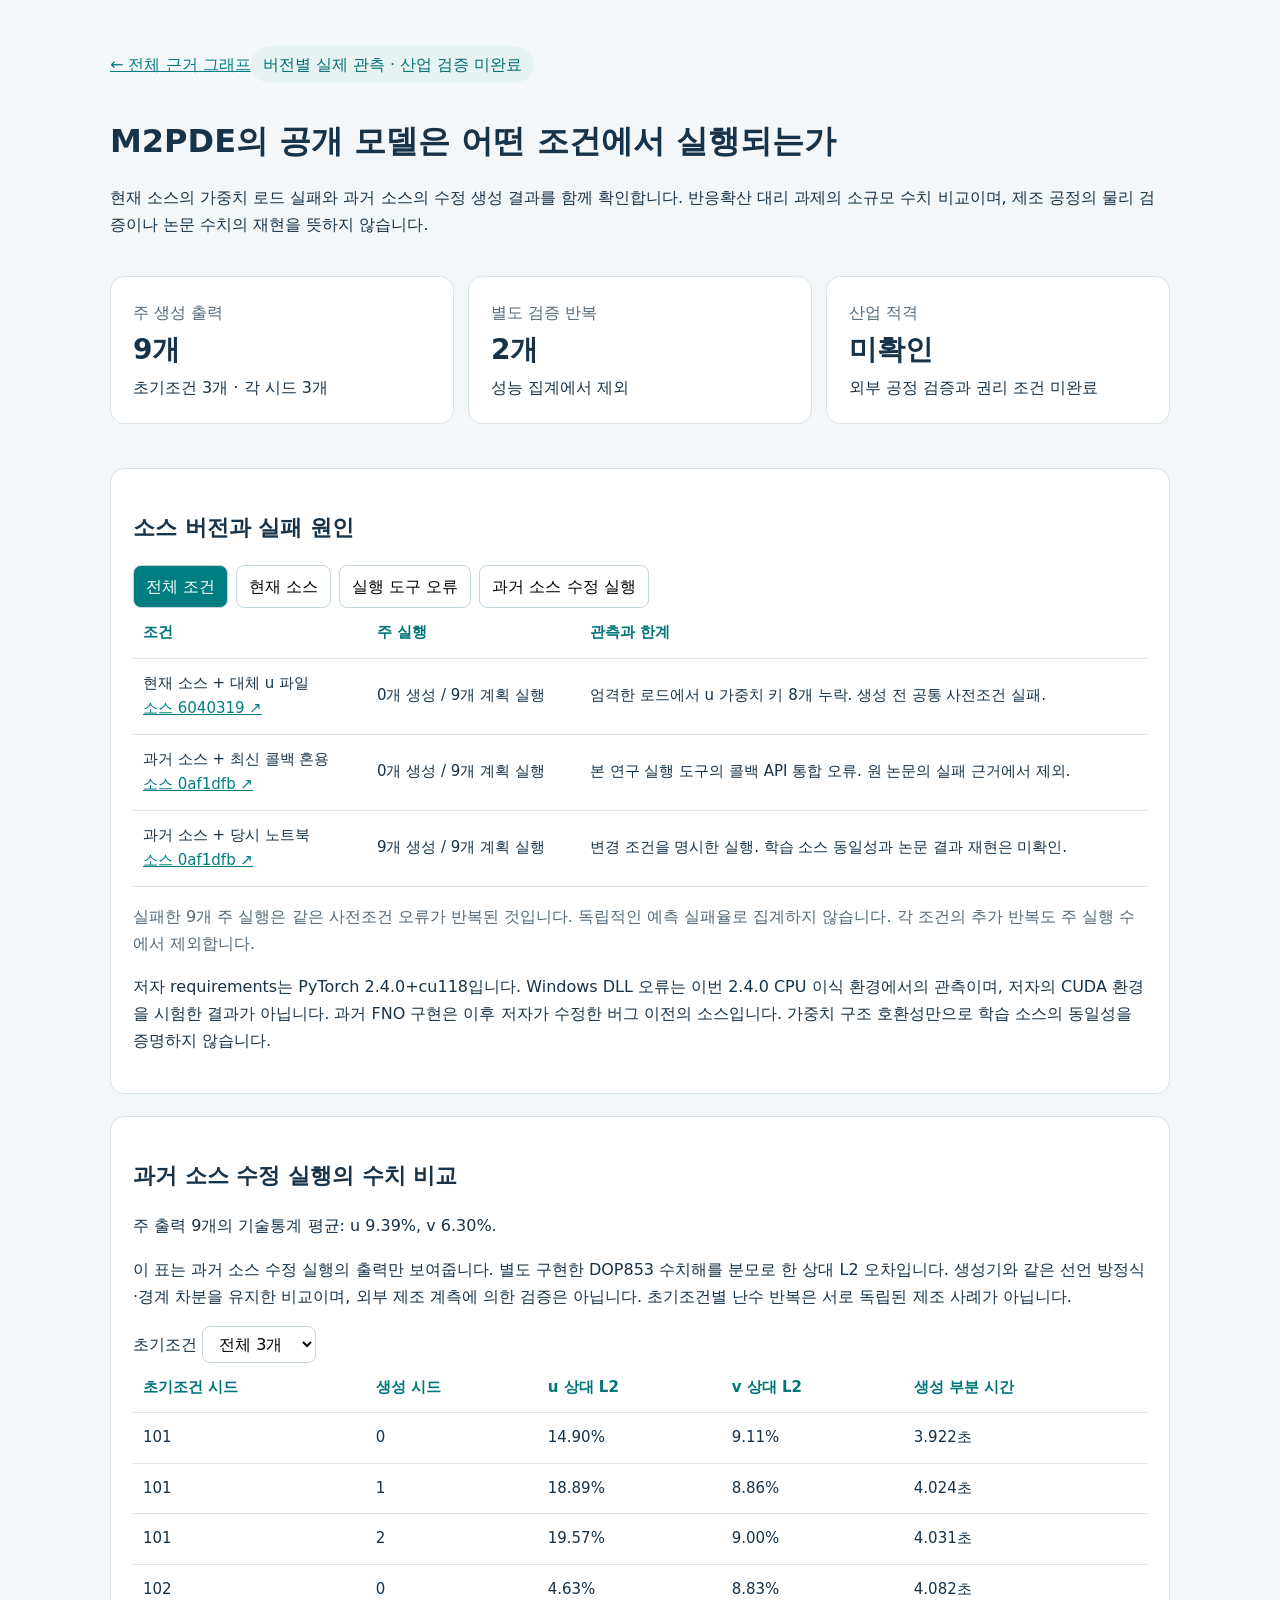
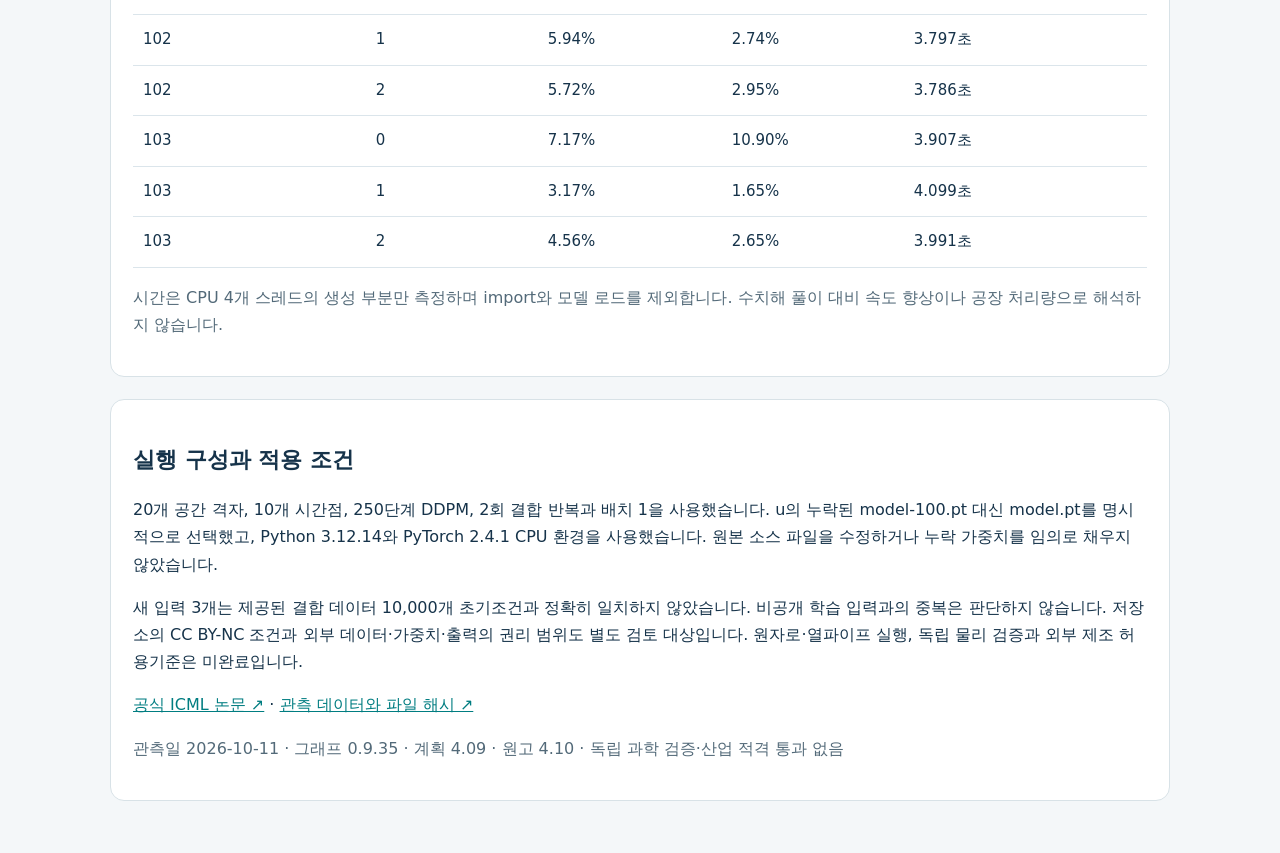
<file: service/m2pde_execution.html>
<!doctype html>
<html lang="ko"><head><meta charset="utf-8"><meta name="viewport" content="width=device-width,initial-scale=1"><title>M2PDE 버전별 실행 근거</title>
<style>body{font:16px/1.7 system-ui,'Malgun Gothic',sans-serif;color:#16334a;background:#f4f7f9;margin:0}main{max-width:1060px;margin:auto;padding:30px 24px}a{color:#007d81}h1{font-size:32px;line-height:1.3}h2{font-size:22px}section{background:white;border:1px solid #d8e2e7;border-radius:14px;padding:22px;margin:22px 0}.pill{display:inline-block;background:#e7f3f2;border-radius:20px;padding:5px 12px;color:#006d72}.grid{display:grid;grid-template-columns:repeat(3,1fr);gap:14px}.value{font-size:28px;font-weight:700}.muted{color:#536a79}table{border-collapse:collapse;width:100%;font-size:15px}td,th{text-align:left;padding:12px 10px;border-bottom:1px solid #dbe5eb}th{color:#00757a}button,select{font:inherit;border:1px solid #c4d7df;background:white;padding:7px 12px;border-radius:8px}button[aria-pressed=true]{background:#007d81;color:white}.controls{display:flex;gap:8px;flex-wrap:wrap}.scroll{overflow:auto}@media(max-width:700px){.grid{grid-template-columns:1fr}main{padding:20px 14px}section{padding:16px}h1{font-size:27px}}</style></head>
<body><main><a href="index.html">← 전체 근거 그래프</a><p class="pill">버전별 실제 관측 · 산업 검증 미완료</p><h1>M2PDE의 공개 모델은 어떤 조건에서 실행되는가</h1>
<p>현재 소스의 가중치 로드 실패와 과거 소스의 수정 생성 결과를 함께 확인합니다. 반응확산 대리 과제의 소규모 수치 비교이며, 제조 공정의 물리 검증이나 논문 수치의 재현을 뜻하지 않습니다.</p>
<div class="grid"><section><span class="muted">주 생성 출력</span><div class="value" id="outputs">…</div><span>초기조건 3개 · 각 시드 3개</span></section><section><span class="muted">별도 검증 반복</span><div class="value">2개</div><span>성능 집계에서 제외</span></section><section><span class="muted">산업 적격</span><div class="value">미확인</div><span>외부 공정 검증과 권리 조건 미완료</span></section></div>
<section><h2>소스 버전과 실패 원인</h2><div class="controls" id="variant-controls"><button data-variant="all" aria-pressed="true">전체 조건</button><button data-variant="current" aria-pressed="false">현재 소스</button><button data-variant="harness" aria-pressed="false">실행 도구 오류</button><button data-variant="historical" aria-pressed="false">과거 소스 수정 실행</button></div><div class="scroll"><table><thead><tr><th>조건</th><th>주 실행</th><th>관측과 한계</th></tr></thead><tbody id="variants"></tbody></table></div><p class="muted">실패한 9개 주 실행은 같은 사전조건 오류가 반복된 것입니다. 독립적인 예측 실패율로 집계하지 않습니다. 각 조건의 추가 반복도 주 실행 수에서 제외합니다.</p><p>저자 requirements는 PyTorch 2.4.0+cu118입니다. Windows DLL 오류는 이번 2.4.0 CPU 이식 환경에서의 관측이며, 저자의 CUDA 환경을 시험한 결과가 아닙니다. 과거 FNO 구현은 이후 저자가 수정한 버그 이전의 소스입니다. 가중치 구조 호환성만으로 학습 소스의 동일성을 증명하지 않습니다.</p></section>
<section><h2>과거 소스 수정 실행의 수치 비교</h2><p id="mean-errors"></p><p>이 표는 과거 소스 수정 실행의 출력만 보여줍니다. 별도 구현한 DOP853 수치해를 분모로 한 상대 L2 오차입니다. 생성기와 같은 선언 방정식·경계 차분을 유지한 비교이며, 외부 제조 계측에 의한 검증은 아닙니다. 초기조건별 난수 반복은 서로 독립된 제조 사례가 아닙니다.</p><label for="case-filter">초기조건 </label><select id="case-filter"><option value="all">전체 3개</option><option value="0">시드 101</option><option value="1">시드 102</option><option value="2">시드 103</option></select><div class="scroll"><table><thead><tr><th>초기조건 시드</th><th>생성 시드</th><th>u 상대 L2</th><th>v 상대 L2</th><th>생성 부분 시간</th></tr></thead><tbody id="metrics"></tbody></table></div><p class="muted">시간은 CPU 4개 스레드의 생성 부분만 측정하며 import와 모델 로드를 제외합니다. 수치해 풀이 대비 속도 향상이나 공장 처리량으로 해석하지 않습니다.</p></section>
<section><h2>실행 구성과 적용 조건</h2><p>20개 공간 격자, 10개 시간점, 250단계 DDPM, 2회 결합 반복과 배치 1을 사용했습니다. u의 누락된 model-100.pt 대신 model.pt를 명시적으로 선택했고, Python 3.12.14와 PyTorch 2.4.1 CPU 환경을 사용했습니다. 원본 소스 파일을 수정하거나 누락 가중치를 임의로 채우지 않았습니다.</p><p>새 입력 3개는 제공된 결합 데이터 10,000개 초기조건과 정확히 일치하지 않았습니다. 비공개 학습 입력과의 중복은 판단하지 않습니다. 저장소의 CC BY-NC 조건과 외부 데이터·가중치·출력의 권리 범위도 별도 검토 대상입니다. 원자로·열파이프 실행, 독립 물리 검증과 외부 제조 허용기준은 미완료입니다.</p><p><a href="https://proceedings.mlr.press/v267/zhang25bb.html" target="_blank" rel="noopener">공식 ICML 논문 ↗</a> · <a href="data/m2pde_execution_integrated.json">관측 데이터와 파일 해시 ↗</a></p><p class="muted" id="provenance"></p></section></main><script src="m2pde_execution.js?v=0.9.35" defer></script></body></html>
</file>
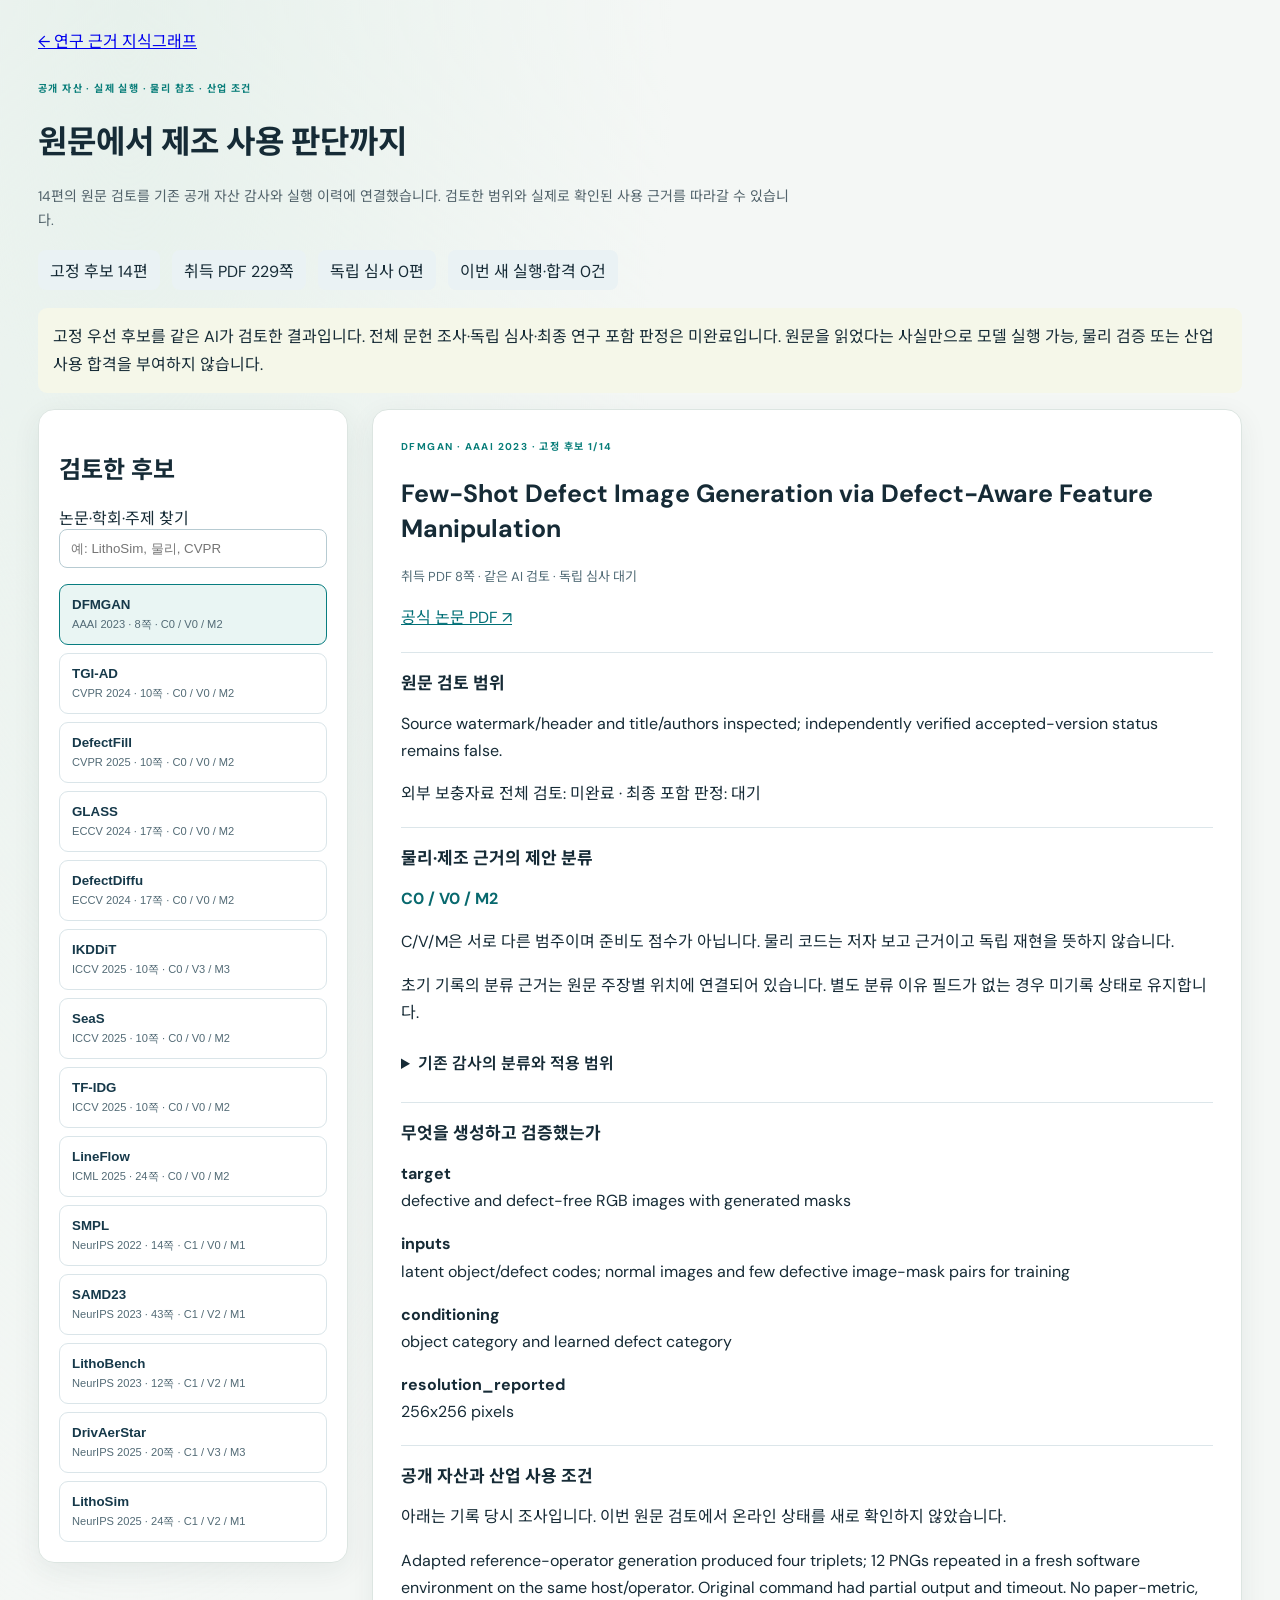
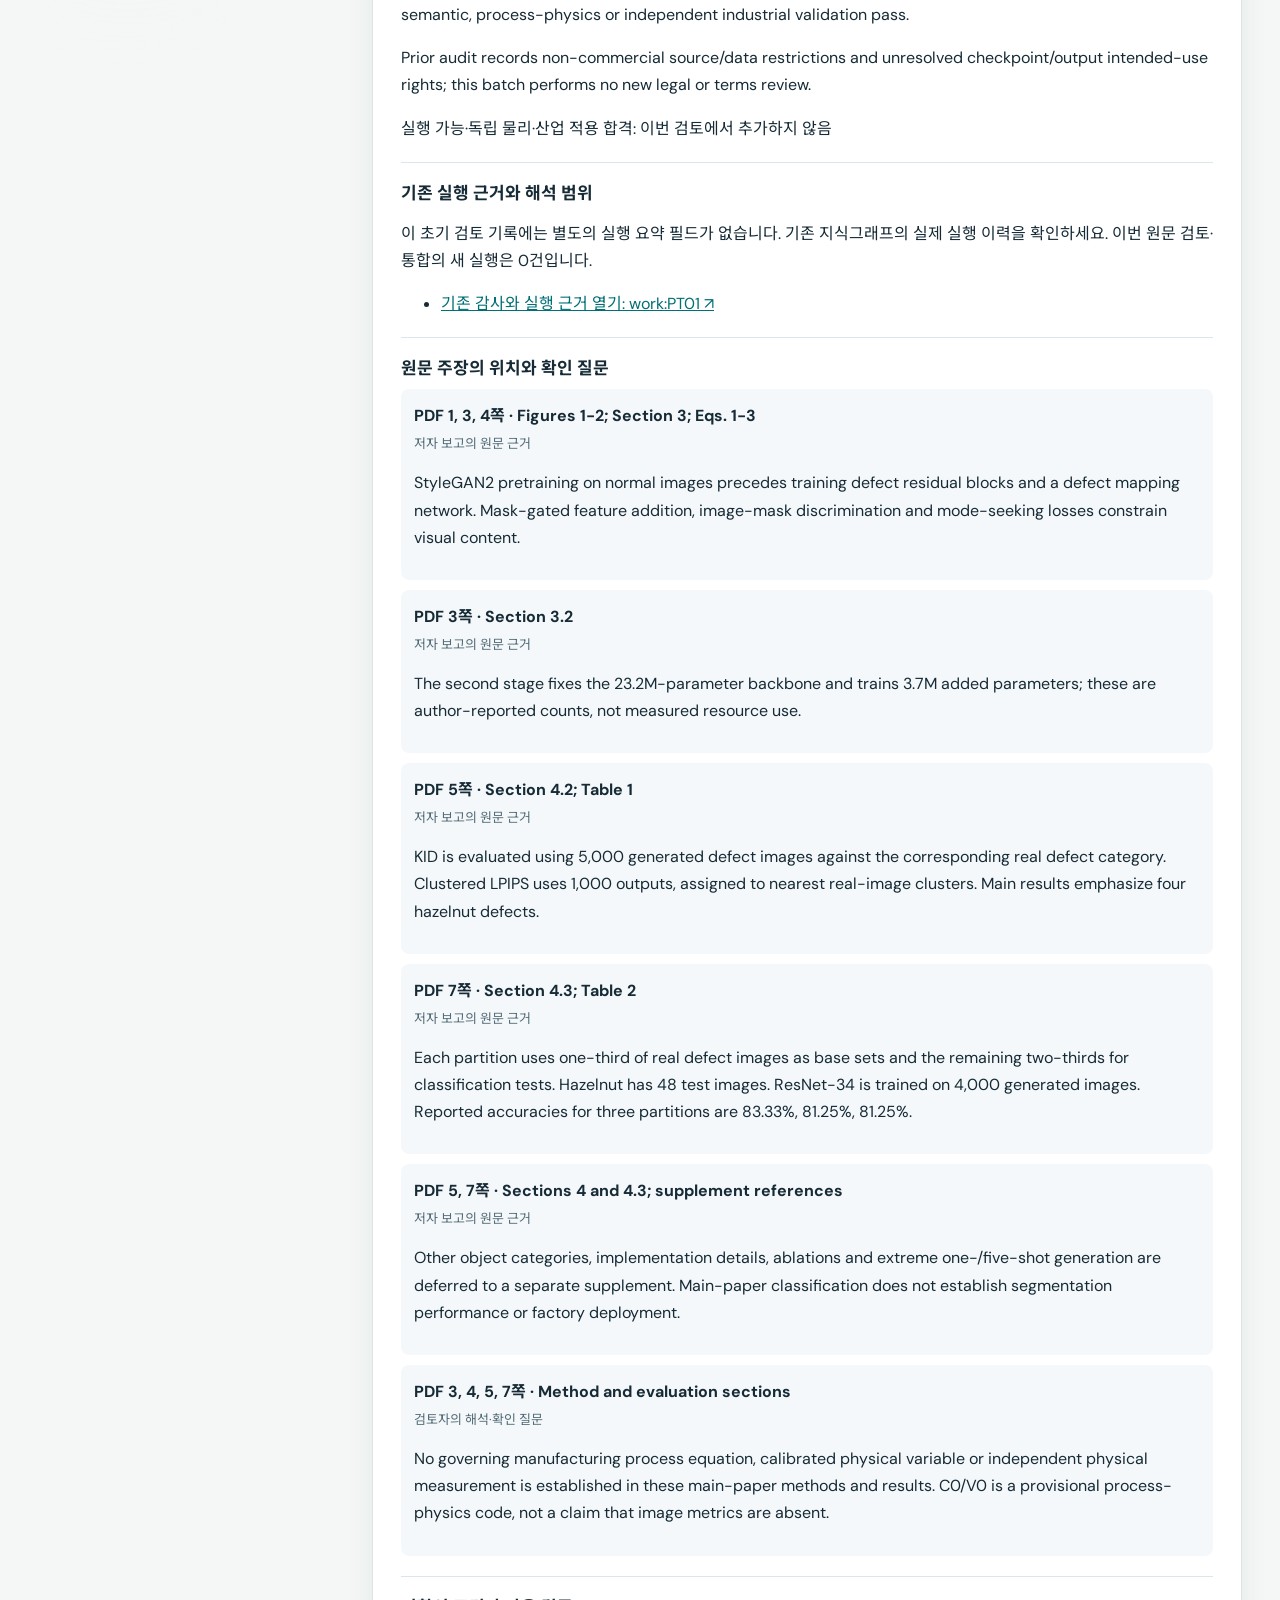
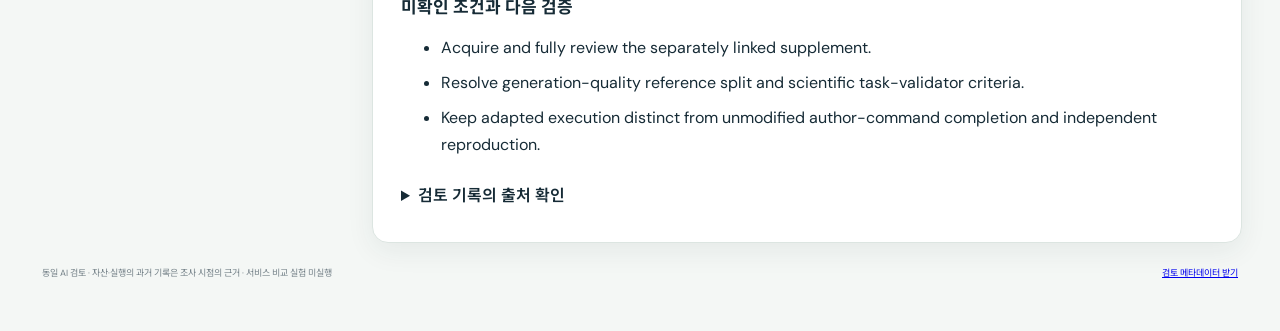
<file: service/main_candidate_readings.html>
<!doctype html>
<html lang="ko"><head><meta charset="utf-8"><meta name="viewport" content="width=device-width,initial-scale=1"><title>원문에서 제조 사용 판단까지 · 14편 근거 검토</title><link rel="stylesheet" href="styles.css"><style>
main{max-width:1260px;margin:auto;padding:28px}.reading-layout{display:grid;grid-template-columns:310px minmax(0,1fr);gap:24px;align-items:start}.reading-nav{padding:20px;position:sticky;top:14px}.reading-detail{padding:28px;min-width:0}.reading-list{display:grid;gap:8px;margin-top:16px}.reading-card{padding:12px;border:1px solid #dae5e9;background:white;text-align:left;border-radius:9px;cursor:pointer;color:#16394a}.reading-card[aria-selected=true]{border-color:#087d80;background:#e9f5f3}.reading-card small{display:block;margin-top:5px;color:#536b76}.evidence-block{border-top:1px solid #dce6ea;margin-top:20px;padding-top:16px}.evidence-block h3{margin:0 0 8px;font-size:17px}.reading-detail p,.reading-detail li{line-height:1.7;overflow-wrap:anywhere}.reading-detail li{margin:8px 0}.scope-note{padding:15px;background:#f5f7e9;border-radius:9px;line-height:1.7}.claim-item{padding:13px;background:#f5f8fa;border-radius:8px;margin:10px 0}.claim-item b{display:block;margin-bottom:6px}.reading-status{display:flex;gap:12px;flex-wrap:wrap;margin:18px 0}.reading-status span{padding:8px 12px;background:#eaf2f4;border-radius:8px}.reading-search{width:100%;padding:11px;border:1px solid #b7cbd2;border-radius:8px}details{margin-top:12px}summary{cursor:pointer;font-weight:600;padding:8px 0}pre{white-space:pre-wrap;overflow-wrap:anywhere;font-size:12px;background:#f4f7f8;padding:14px;border-radius:8px}.meta-row{font-size:13px;color:#516b76}.reading-detail h2{font-size:25px;line-height:1.4}.reading-detail a{color:#006f76}.inline-codes{font-weight:700;color:#08696e}@media(max-width:850px){main{padding:16px}.reading-layout{grid-template-columns:1fr}.reading-nav{position:static}.reading-list{grid-template-columns:repeat(2,minmax(0,1fr))}.reading-detail{padding:20px}}
</style></head><body><main>
<a href="index.html">← 연구 근거 지식그래프</a>
<p class="eyebrow" style="margin-top:28px">공개 자산 · 실제 실행 · 물리 참조 · 산업 조건</p>
<h1>원문에서 제조 사용 판단까지</h1>
<p class="lede">14편의 원문 검토를 기존 공개 자산 감사와 실행 이력에 연결했습니다. 검토한 범위와 실제로 확인된 사용 근거를 따라갈 수 있습니다.</p>
<div class="reading-status" id="reading-status" aria-live="polite"><span>검토 근거를 불러오는 중입니다.</span></div>
<p class="scope-note">고정 우선 후보를 같은 AI가 검토한 결과입니다. 전체 문헌 조사·독립 심사·최종 연구 포함 판정은 미완료입니다. 원문을 읽었다는 사실만으로 모델 실행 가능, 물리 검증 또는 산업 사용 합격을 부여하지 않습니다.</p>
<div class="reading-layout"><aside class="panel reading-nav"><h2>검토한 후보</h2><label for="reading-search">논문·학회·주제 찾기</label><input id="reading-search" class="reading-search" placeholder="예: LithoSim, 물리, CVPR" type="search"><div id="reading-list" class="reading-list" role="listbox" aria-label="원문 검토 후보"></div></aside>
<article id="reading-detail" class="panel reading-detail" aria-live="polite"><p>후보별 근거를 불러오는 중입니다.</p></article></div>
<footer><span>동일 AI 검토 · 자산·실행의 과거 기록은 조사 시점의 근거 · 서비스 비교 실험 미실행</span><a href="data/main_candidate_reading_cohort.json">검토 메타데이터 받기</a></footer>
</main><script src="main_candidate_readings.js" defer></script></body></html>
</file>
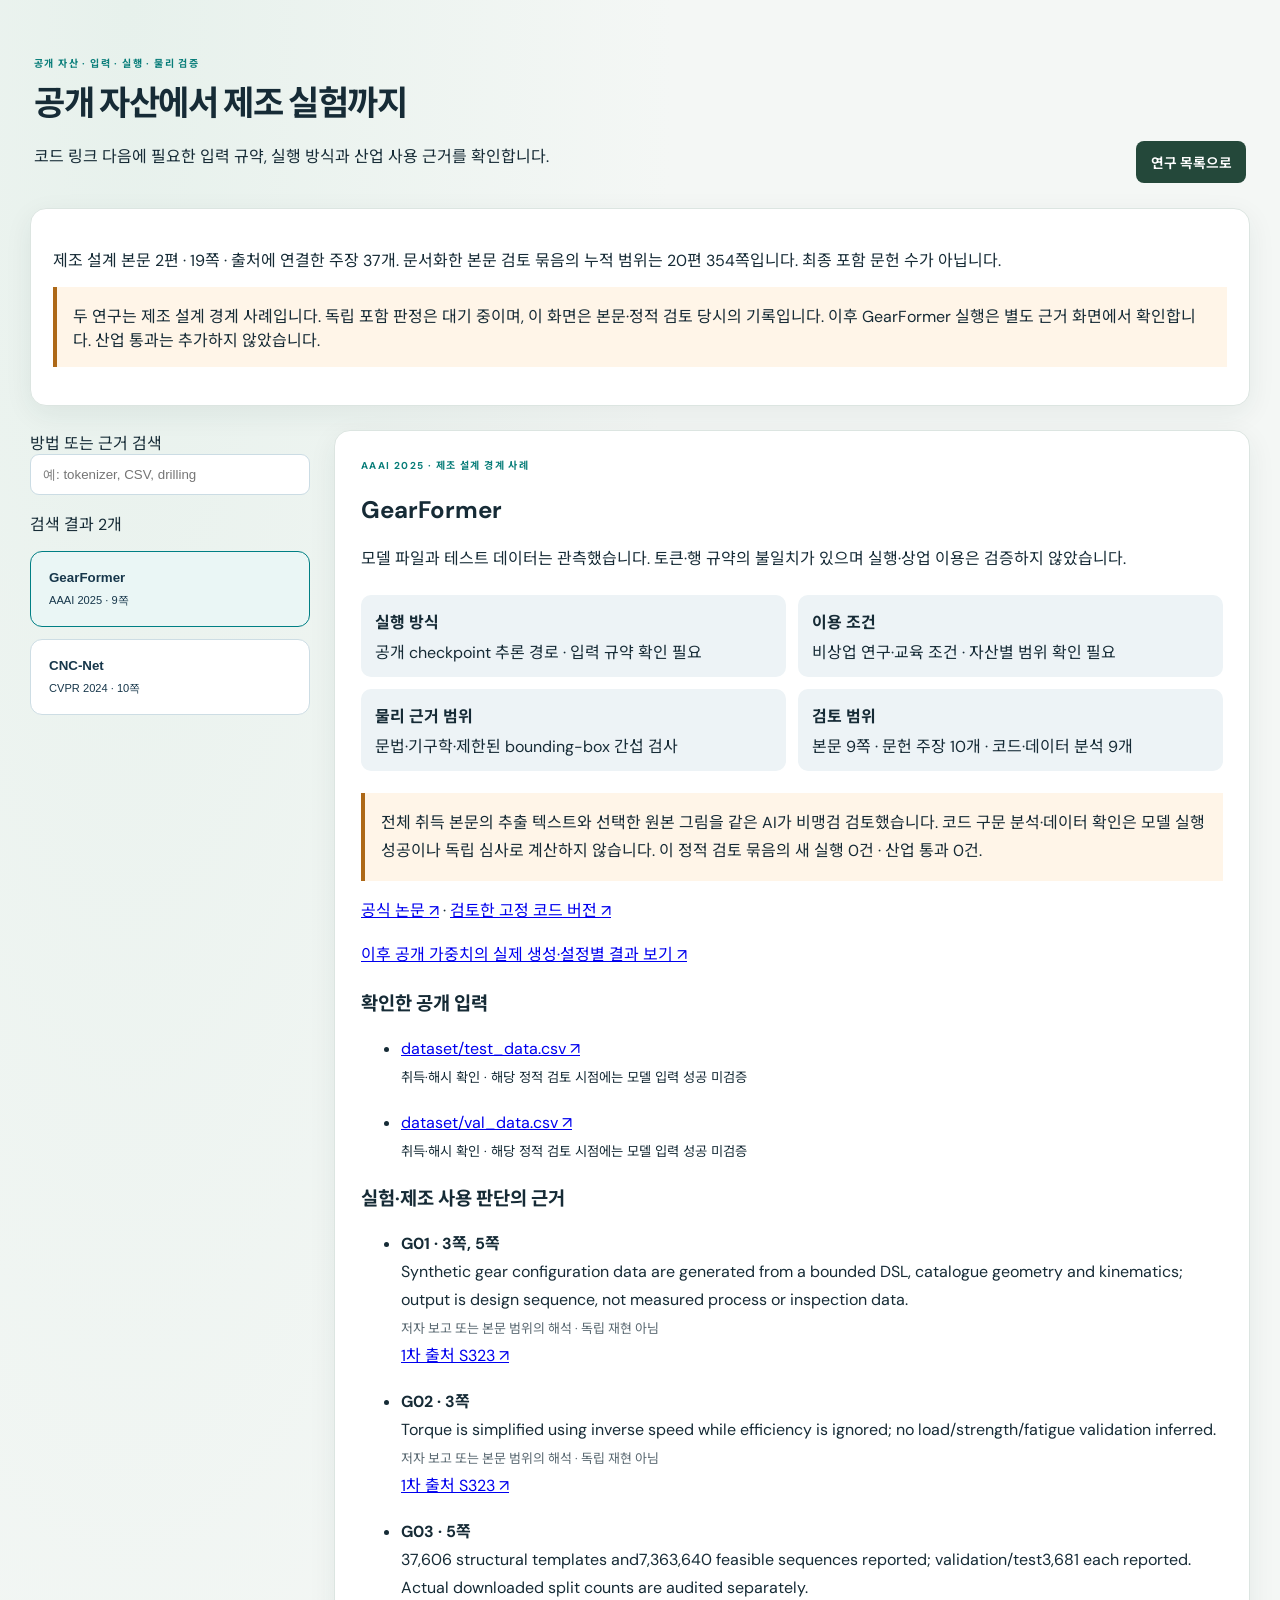
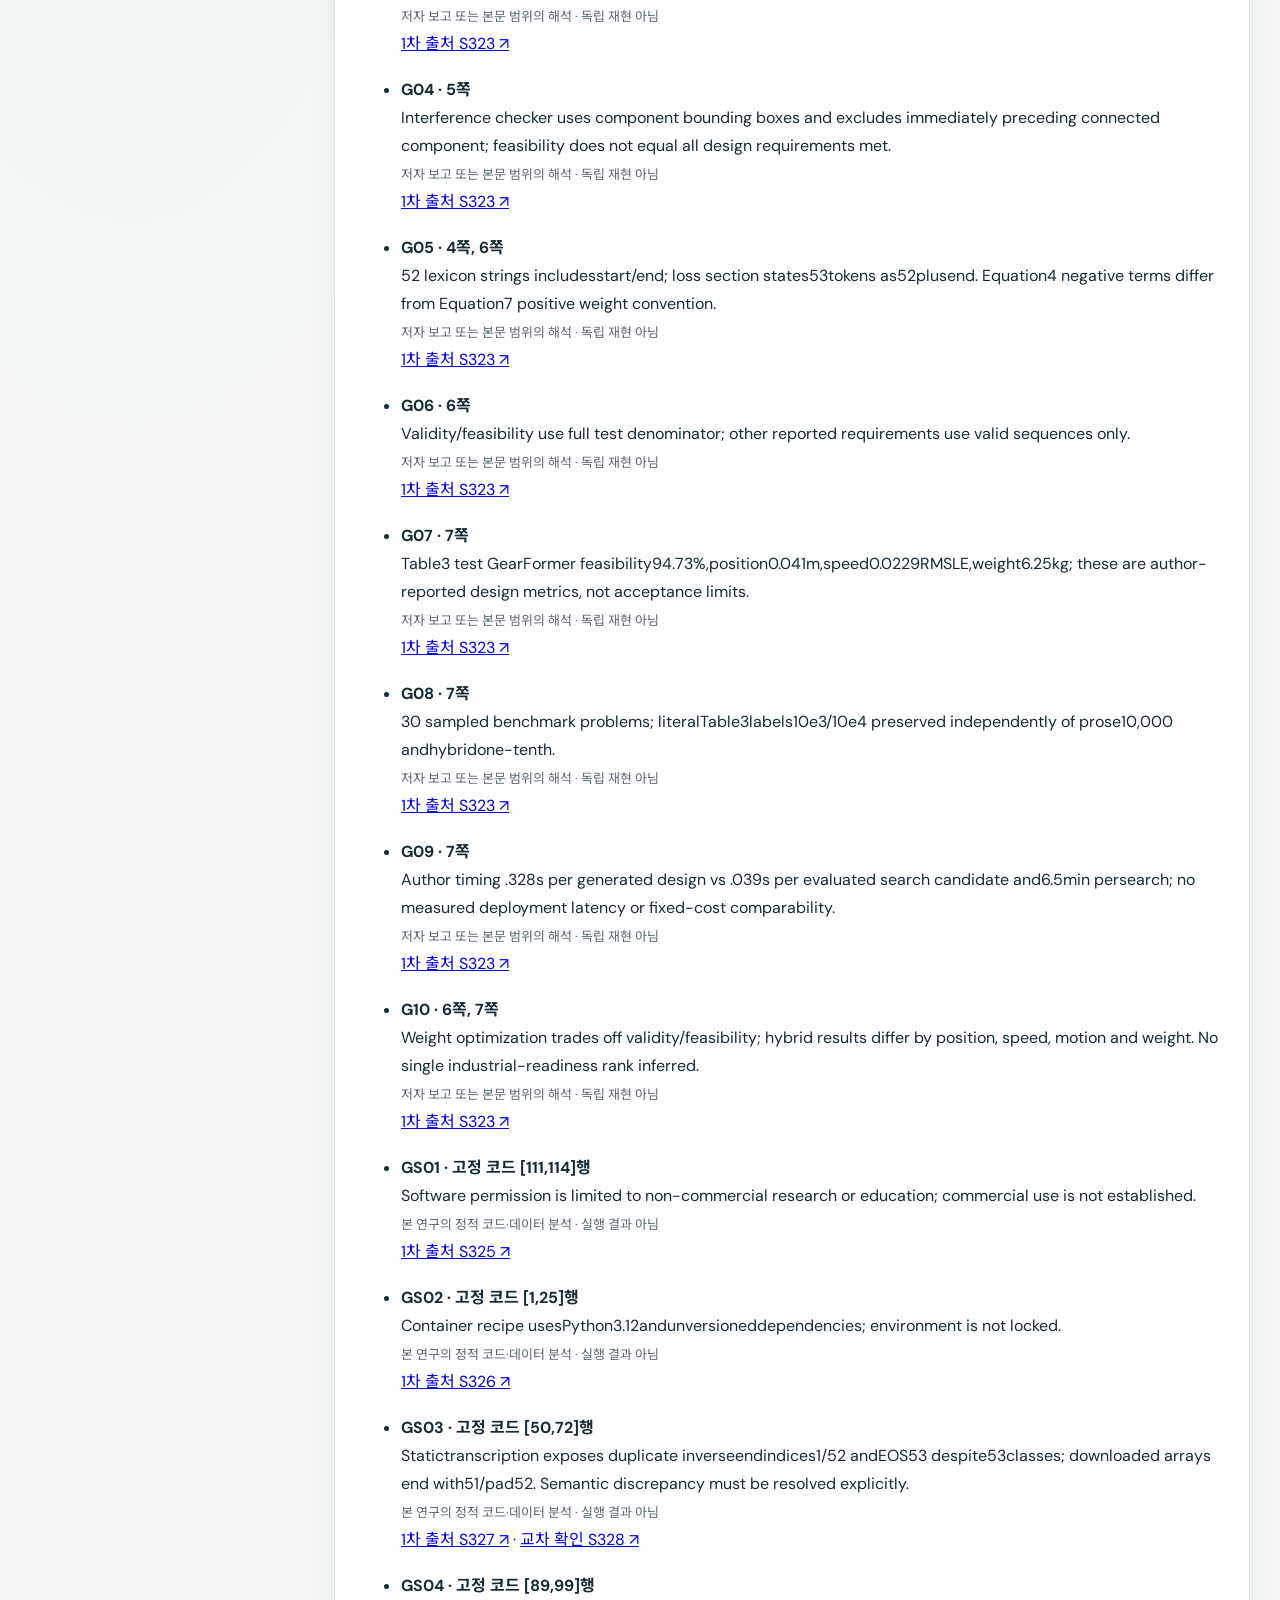
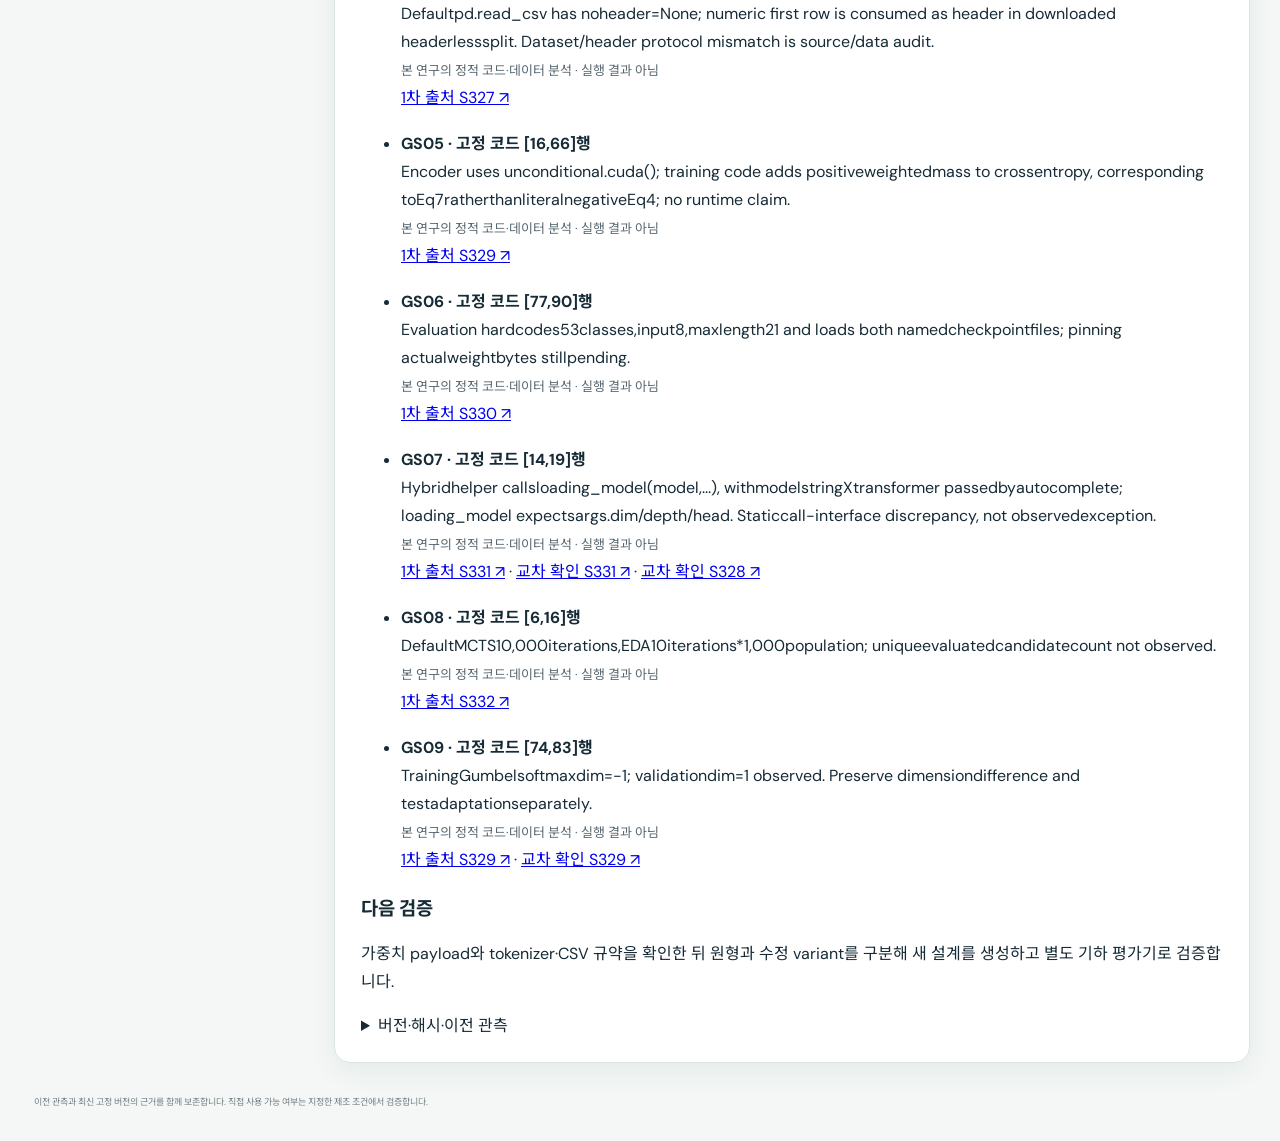
<file: service/manufacturing_design_readings.html>
<!doctype html>
<html lang="ko"><head><meta charset="utf-8"><meta name="viewport" content="width=device-width,initial-scale=1"><title>공개 자산에서 제조 실험까지</title><link rel="stylesheet" href="styles.css"><style>
.design-layout{display:grid;grid-template-columns:280px minmax(0,1fr);gap:24px;margin-top:24px}.design-list{display:grid;gap:12px}.design-list button{text-align:left;padding:18px;border:1px solid #cddde4;background:white;border-radius:12px;color:#17374b;cursor:pointer}.design-list button[aria-pressed=true]{background:#eaf6f5;border-color:#007f84}.design-list small{display:block;margin-top:8px}.design-detail{padding:26px;overflow-wrap:anywhere}.design-detail p,.design-detail li{line-height:1.75}.design-detail li{margin-bottom:18px}.design-limit{padding:16px;border-left:4px solid #ad6817;background:#fff5e8}.design-meta{display:grid;grid-template-columns:repeat(2,minmax(0,1fr));gap:12px;margin:22px 0}.design-meta div{padding:14px;background:#edf3f6;border-radius:10px}.design-meta b{display:block;margin-bottom:6px}.design-search{width:100%;padding:12px;border:1px solid #cbdce4;border-radius:9px}.claim-kind{font-size:13px;color:#596871}@media(max-width:760px){.design-layout{grid-template-columns:1fr}.design-meta{grid-template-columns:1fr}.design-list{grid-template-columns:repeat(2,minmax(0,1fr))}.design-detail{padding:19px}}
</style></head><body><main class="app-shell"><header class="hero"><div><p class="eyebrow">공개 자산 · 입력 · 실행 · 물리 검증</p><h1>공개 자산에서 제조 실험까지</h1><p>코드 링크 다음에 필요한 입력 규약, 실행 방식과 산업 사용 근거를 확인합니다.</p></div><a class="button-link" href="index.html">연구 목록으로</a></header>
<section class="panel" style="padding:22px"><p id="design-scope">근거를 불러오고 있습니다.</p><p class="design-limit">두 연구는 제조 설계 경계 사례입니다. 독립 포함 판정은 대기 중이며, 이 화면은 본문·정적 검토 당시의 기록입니다. 이후 GearFormer 실행은 별도 근거 화면에서 확인합니다. 산업 통과는 추가하지 않았습니다.</p></section>
<div class="design-layout"><aside><label for="design-search">방법 또는 근거 검색</label><input type="search" class="design-search" id="design-search" placeholder="예: tokenizer, CSV, drilling"><p id="design-count" aria-live="polite"></p><div class="design-list" id="design-list"></div></aside><article class="panel design-detail" id="design-detail" aria-live="polite"></article></div><footer><p>이전 관측과 최신 고정 버전의 근거를 함께 보존합니다. 직접 사용 가능 여부는 지정한 제조 조건에서 검증합니다.</p></footer></main><script src="manufacturing_design_readings.js?v=0.9.38" defer></script></body></html>
</file>
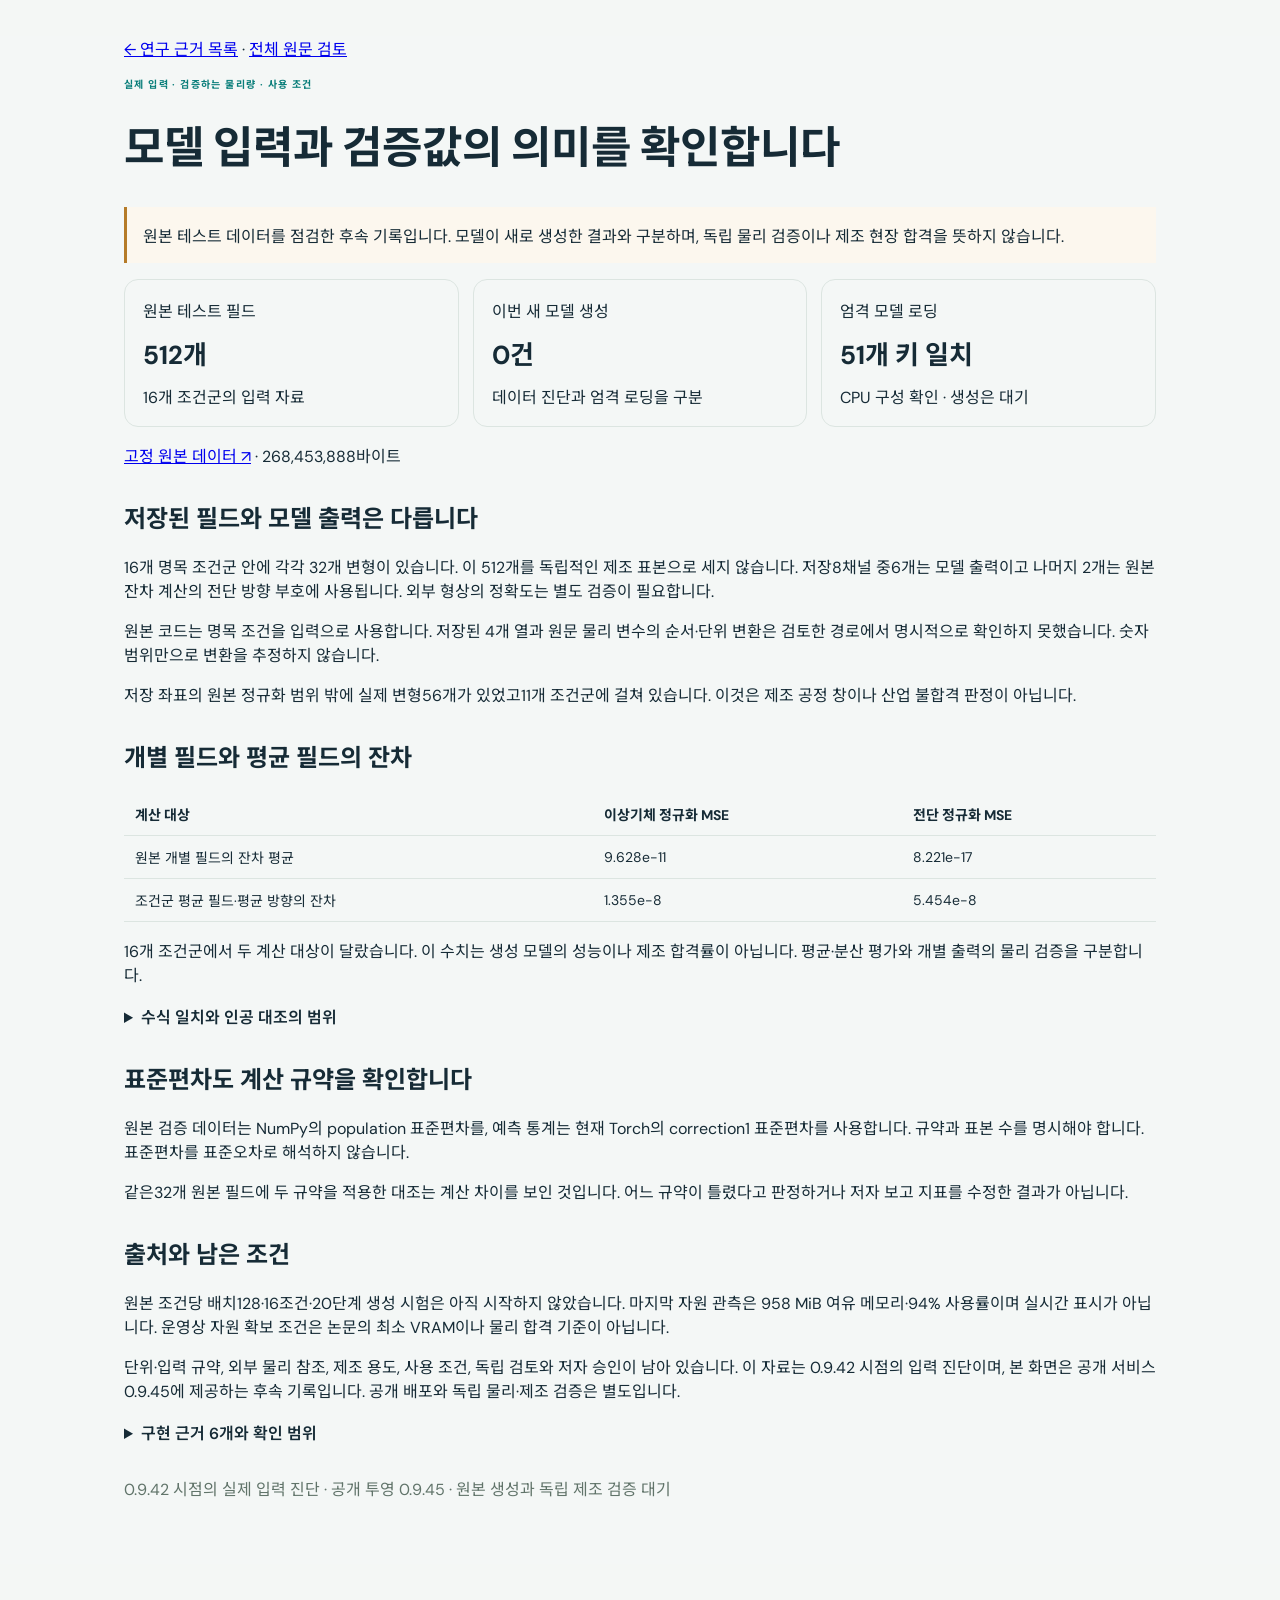
<file: service/pbfm_dynamic_data.html>
<!doctype html>
<html lang="ko"><head><meta charset="utf-8"><meta name="viewport" content="width=device-width,initial-scale=1"><title>PBFM 실제 입력과 물리 진단 | Manufacturing Evidence</title><link rel="stylesheet" href="styles.css"><style>body{background:#f4f7f6}main{max-width:1080px;margin:36px auto;padding:0 24px 48px}h1{font-size:clamp(28px,4vw,44px);word-break:keep-all;line-height:1.3}section{margin:32px 0}.notice{border-left:3px solid #b57b28;background:#fcf7ee;padding:16px}.cards{display:grid;grid-template-columns:repeat(3,1fr);gap:14px}.cards article{border:1px solid #dce5e1;border-radius:14px;padding:18px}.cards strong{display:block;font-size:26px;margin:12px 0}table{width:100%;border-collapse:collapse;font-size:14px}th,td{padding:11px;text-align:left;border-bottom:1px solid #dce5e1}.table-scroll{overflow-x:auto}details{margin:18px 0}summary{cursor:pointer;font-weight:600}.muted{color:#61746a}li{margin:14px 0;line-height:1.65}@media(max-width:650px){.cards{grid-template-columns:1fr}}</style></head>
<body><main><p><a href="index.html">← 연구 근거 목록</a> · <a href="pbfm_full_review.html">전체 원문 검토</a></p><p class="eyebrow">실제 입력 · 검증하는 물리량 · 사용 조건</p><h1>모델 입력과 검증값의 의미를 확인합니다</h1><p class="notice">원본 테스트 데이터를 점검한 후속 기록입니다. 모델이 새로 생성한 결과와 구분하며, 독립 물리 검증이나 제조 현장 합격을 뜻하지 않습니다.</p><div id="overview">근거를 불러오는 중입니다.</div><section><h2>저장된 필드와 모델 출력은 다릅니다</h2><div id="inputs"></div></section><section><h2>개별 필드와 평균 필드의 잔차</h2><div id="residuals"></div></section><section><h2>표준편차도 계산 규약을 확인합니다</h2><div id="statistics"></div></section><section><h2>출처와 남은 조건</h2><div id="limits"></div><details><summary>구현 근거 6개와 확인 범위</summary><ol id="claims"></ol></details></section><p class="muted">0.9.42 시점의 실제 입력 진단 · 공개 투영 0.9.45 · 원본 생성과 독립 제조 검증 대기</p><script src="pbfm_dynamic_data.js?v=0.9.45"></script></main></body></html>
</file>
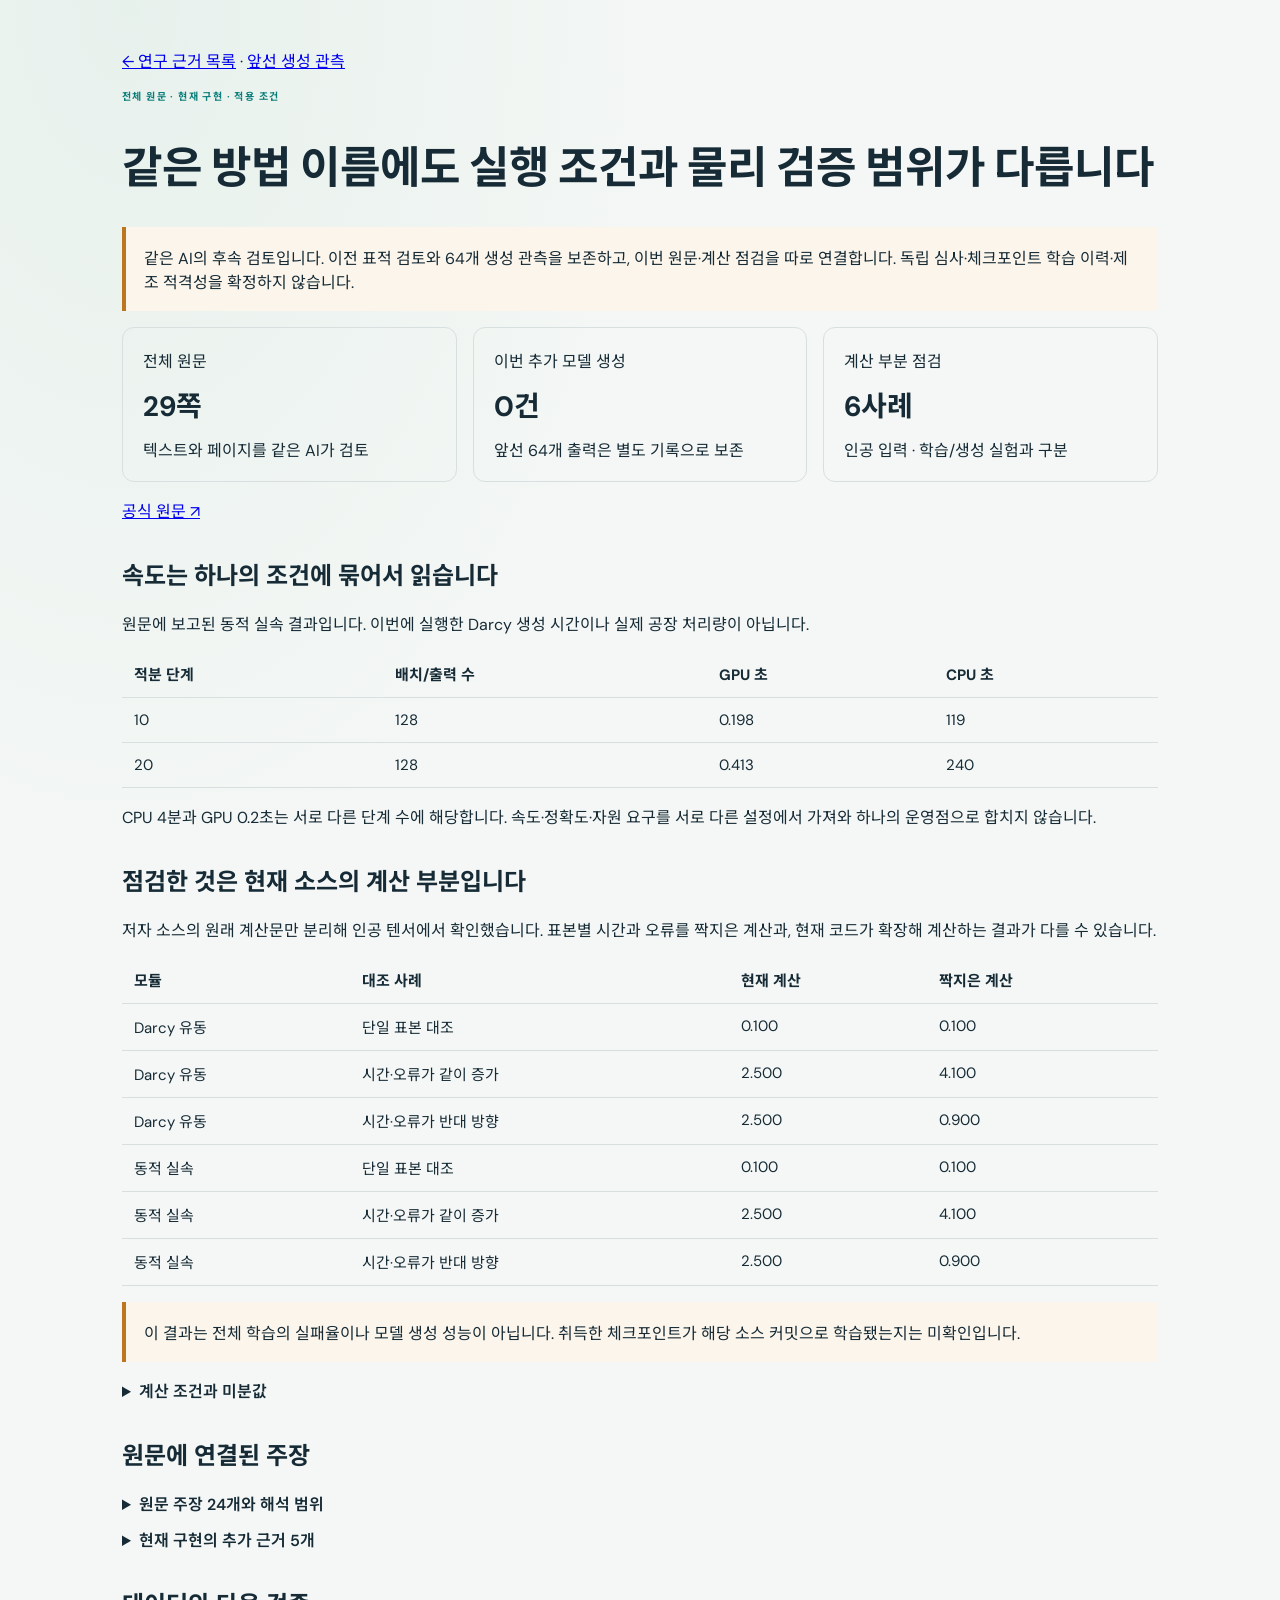
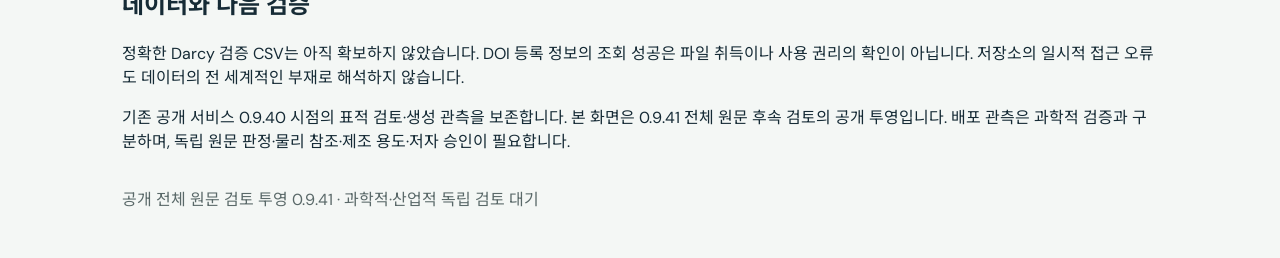
<file: service/pbfm_full_review.html>
<!doctype html>
<html lang="ko"><head><meta charset="utf-8"><meta name="viewport" content="width=device-width,initial-scale=1"><title>PBFM 전체 원문과 계산 검토 | Manufacturing Evidence</title><link rel="stylesheet" href="styles.css"><style>main{max-width:1100px;margin:auto;padding:32px}h1{font-size:clamp(28px,4vw,44px)}section{margin:34px 0}table{width:100%;border-collapse:collapse;font-size:15px}th,td{text-align:left;padding:12px;border-bottom:1px solid #d8e0df;vertical-align:top}details{margin:12px 0}summary{cursor:pointer;font-weight:600}li{margin:18px 0;line-height:1.7}.table-scroll{overflow:auto}.notice{border-left:4px solid #bc761f;background:#fcf5eb;padding:18px}.cards{display:grid;grid-template-columns:repeat(auto-fit,minmax(180px,1fr));gap:16px}.cards article{padding:20px;border:1px solid #d8e0df;border-radius:12px}.cards strong{display:block;font-size:28px;margin:12px 0}.muted{color:#5a6969}</style></head>
<body><main><p><a href="index.html">← 연구 근거 목록</a> · <a href="hard_constraint_evidence.html?work=PBFM">앞선 생성 관측</a></p><p class="eyebrow">전체 원문 · 현재 구현 · 적용 조건</p><h1>같은 방법 이름에도 실행 조건과 물리 검증 범위가 다릅니다</h1><p class="notice">같은 AI의 후속 검토입니다. 이전 표적 검토와 64개 생성 관측을 보존하고, 이번 원문·계산 점검을 따로 연결합니다. 독립 심사·체크포인트 학습 이력·제조 적격성을 확정하지 않습니다.</p><div id="overview">근거를 불러오는 중입니다.</div><section><h2>속도는 하나의 조건에 묶어서 읽습니다</h2><div id="timing"></div></section><section><h2>점검한 것은 현재 소스의 계산 부분입니다</h2><div id="component"></div></section><section><h2>원문에 연결된 주장</h2><details><summary>원문 주장 24개와 해석 범위</summary><ol id="claims"></ol></details><details><summary>현재 구현의 추가 근거 5개</summary><ol id="code"></ol></details></section><section><h2>데이터와 다음 검증</h2><div id="data-status"></div></section><p class="muted">공개 전체 원문 검토 투영 0.9.41 · 과학적·산업적 독립 검토 대기</p></main><script src="pbfm_full_review.js?v=0.9.41"></script></body></html>
</file>
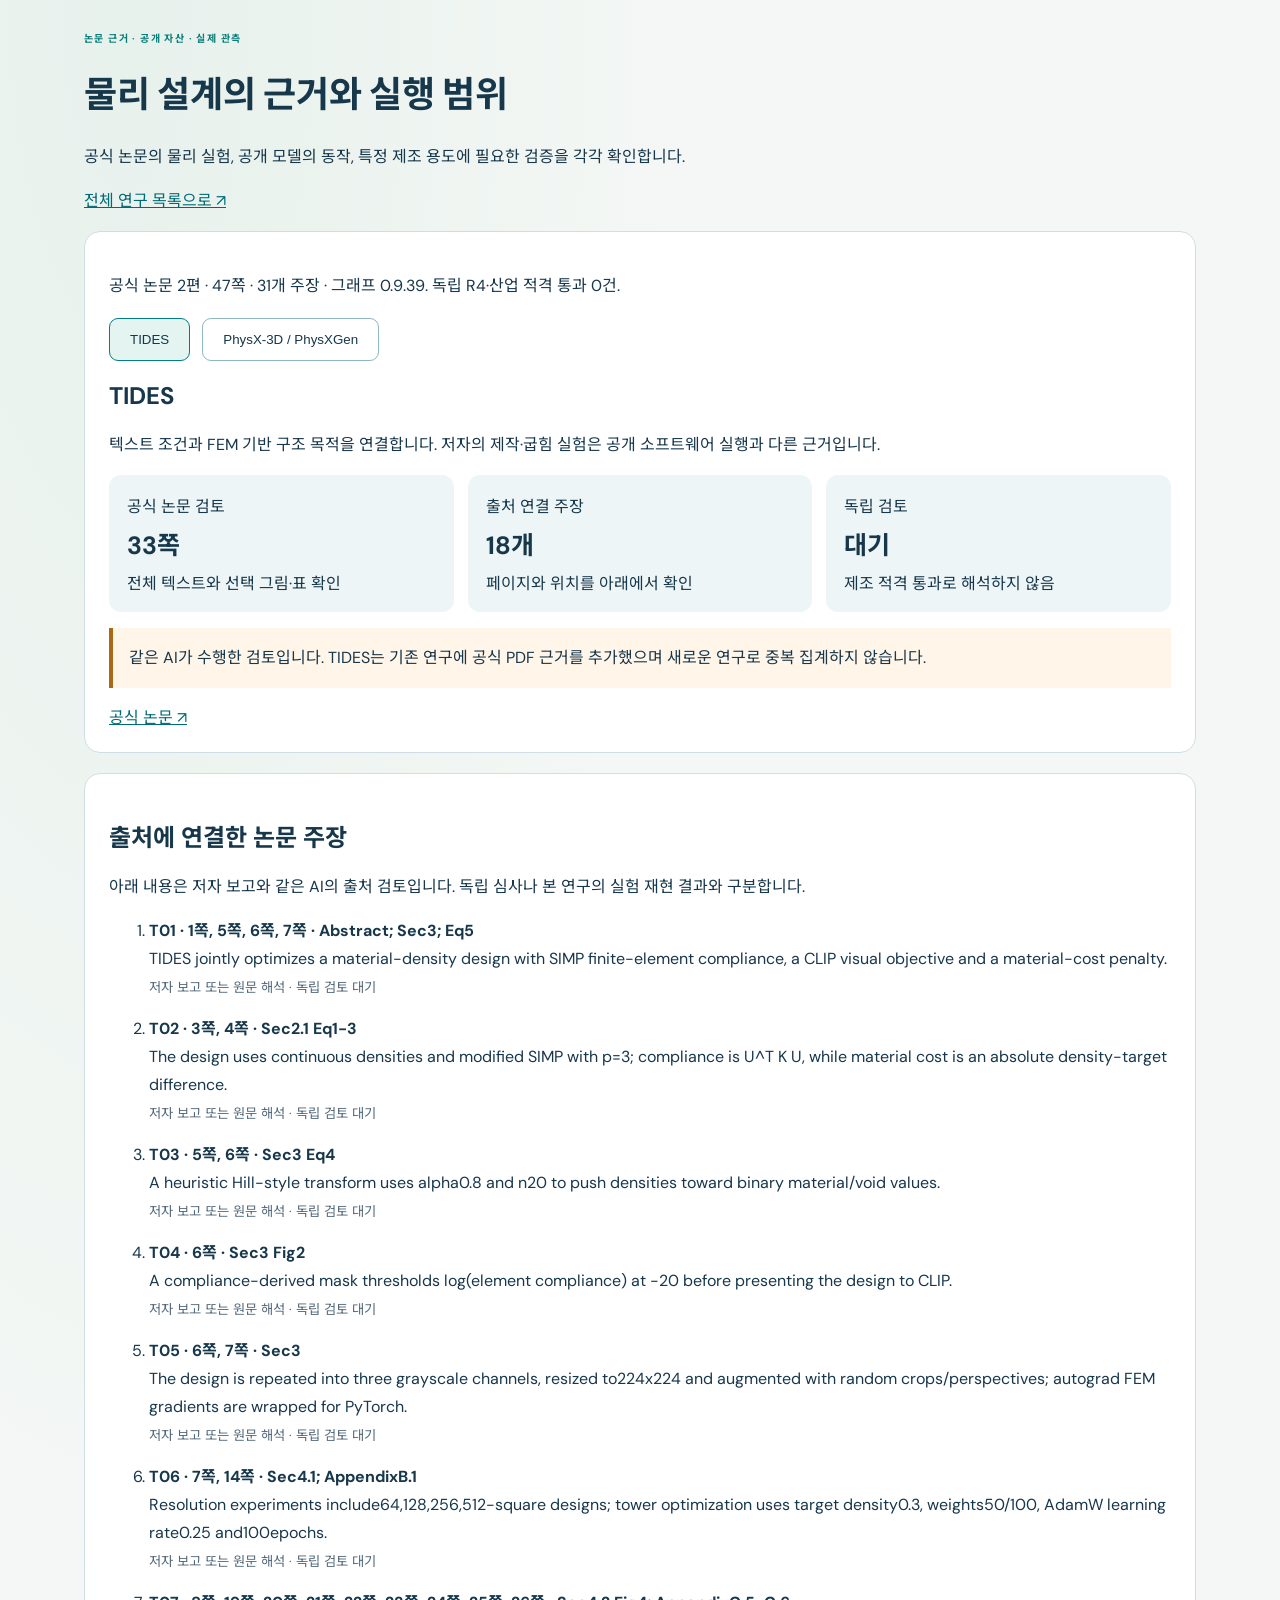
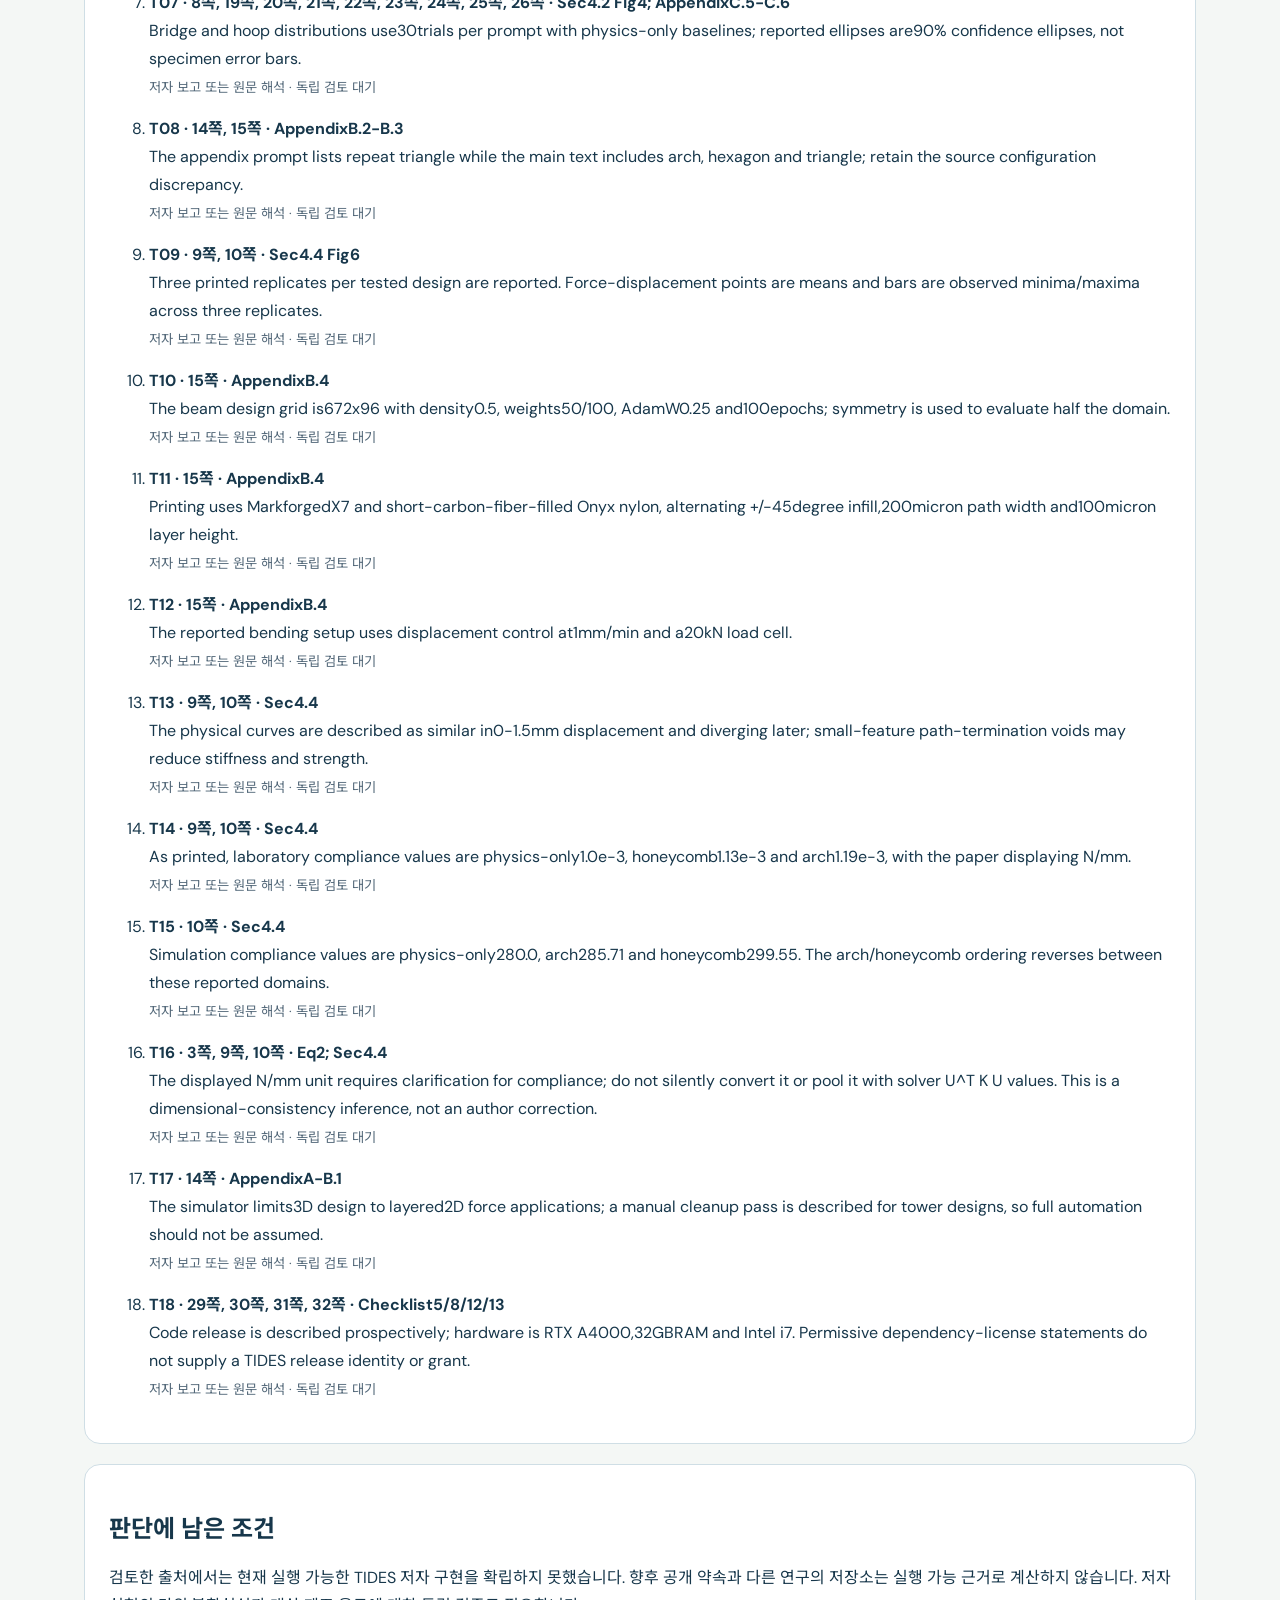
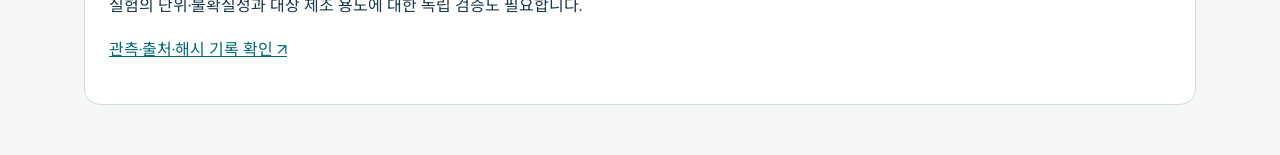
<file: service/physical_design_evidence.html>
<!doctype html>
<html lang="ko"><head><meta charset="utf-8"><meta name="viewport" content="width=device-width,initial-scale=1"><title>물리 설계와 공개 모델 실행 근거</title><link rel="stylesheet" href="styles.css"><style>
.evidence-main{max-width:1160px;margin:auto;padding:30px 24px;color:#17374b}.evidence-main h1{font-size:36px;line-height:1.3}.evidence-main p,.evidence-main li{line-height:1.75}.evidence-panel{background:#fff;border:1px solid #cfdee5;border-radius:16px;padding:24px;margin:20px 0}.evidence-controls{display:flex;gap:12px;flex-wrap:wrap;margin:18px 0}.evidence-controls button{padding:13px 20px;background:#fff;border:1px solid #8fb7bf;border-radius:9px;color:#17374b;cursor:pointer}.evidence-controls button[aria-pressed=true]{background:#e4f4f0;border-color:#007f84}.evidence-notice{background:#fff5e8;border-left:4px solid #ad6817;padding:16px}.evidence-grid{display:grid;grid-template-columns:repeat(3,1fr);gap:14px}.evidence-grid article{padding:18px;background:#edf5f6;border-radius:12px}.evidence-grid strong{display:block;font-size:25px;margin:8px 0}.evidence-main a{color:#006b73}.evidence-main li{margin-bottom:14px}.evidence-main details{overflow-wrap:anywhere;margin-top:16px}.evidence-main small{color:#536879}.evidence-table{width:100%;border-collapse:collapse}.evidence-table th,.evidence-table td{padding:13px;text-align:left;border-bottom:1px solid #d3e0e5;vertical-align:top}.evidence-table th{background:#eaf2f5}.table-wrap{overflow:auto}.evidence-main [hidden]{display:none}@media(max-width:700px){.evidence-grid{grid-template-columns:1fr}.evidence-main{padding:20px 16px}.evidence-main h1{font-size:28px}.evidence-table td,.evidence-table th{min-width:120px}}
</style></head><body><main class="evidence-main"><header><p class="eyebrow">논문 근거 · 공개 자산 · 실제 관측</p><h1>물리 설계의 근거와 실행 범위</h1><p>공식 논문의 물리 실험, 공개 모델의 동작, 특정 제조 용도에 필요한 검증을 각각 확인합니다.</p><a href="index.html">전체 연구 목록으로 ↗</a></header>
<section class="evidence-panel"><p id="source-status" aria-live="polite">자료를 불러오고 있습니다.</p><nav class="evidence-controls" aria-label="검토할 연구"><button type="button" data-method="TIDES">TIDES</button><button type="button" data-method="PhysX-3D">PhysX-3D / PhysXGen</button></nav><div id="reading-overview"></div></section>
<section class="evidence-panel" id="execution-panel" hidden><h2>원본 실행과 별도 관찰</h2><div class="table-wrap"><table class="evidence-table"><thead><tr><th>실행 조건</th><th>관측한 결과</th><th>해석 범위</th></tr></thead><tbody id="trial-rows"></tbody></table></div><p class="evidence-notice">관찰 장치로 배열을 저장한 실행은 원본 렌더링 직전에 의도적으로 멈췄습니다. 원본 프로그램의 전체 완료나 독립 물리 검증으로 계산하지 않습니다.</p><h3>직접 관측한 메시</h3><div class="evidence-grid" id="mesh-overview"></div><p id="geometry-scope"></p><h3>이용 조건과 제조 적합성</h3><div id="asset-rights"></div><details><summary>메모리 통계의 미해결 조건</summary><div id="memory-scope"></div></details><details><summary>고정된 코드와 원시 관측의 연결</summary><div id="version-bindings"></div></details></section>
<section class="evidence-panel"><h2>출처에 연결한 논문 주장</h2><p>아래 내용은 저자 보고와 같은 AI의 출처 검토입니다. 독립 심사나 본 연구의 실험 재현 결과와 구분합니다.</p><ol id="source-claims"></ol></section><section class="evidence-panel"><h2>판단에 남은 조건</h2><p id="remaining-gates"></p><p><a href="data/physical_design_evidence_integrated.json">관측·출처·해시 기록 확인 ↗</a></p></section></main><script src="physical_design_evidence.js?v=0.9.39" defer></script></body></html>
</file>
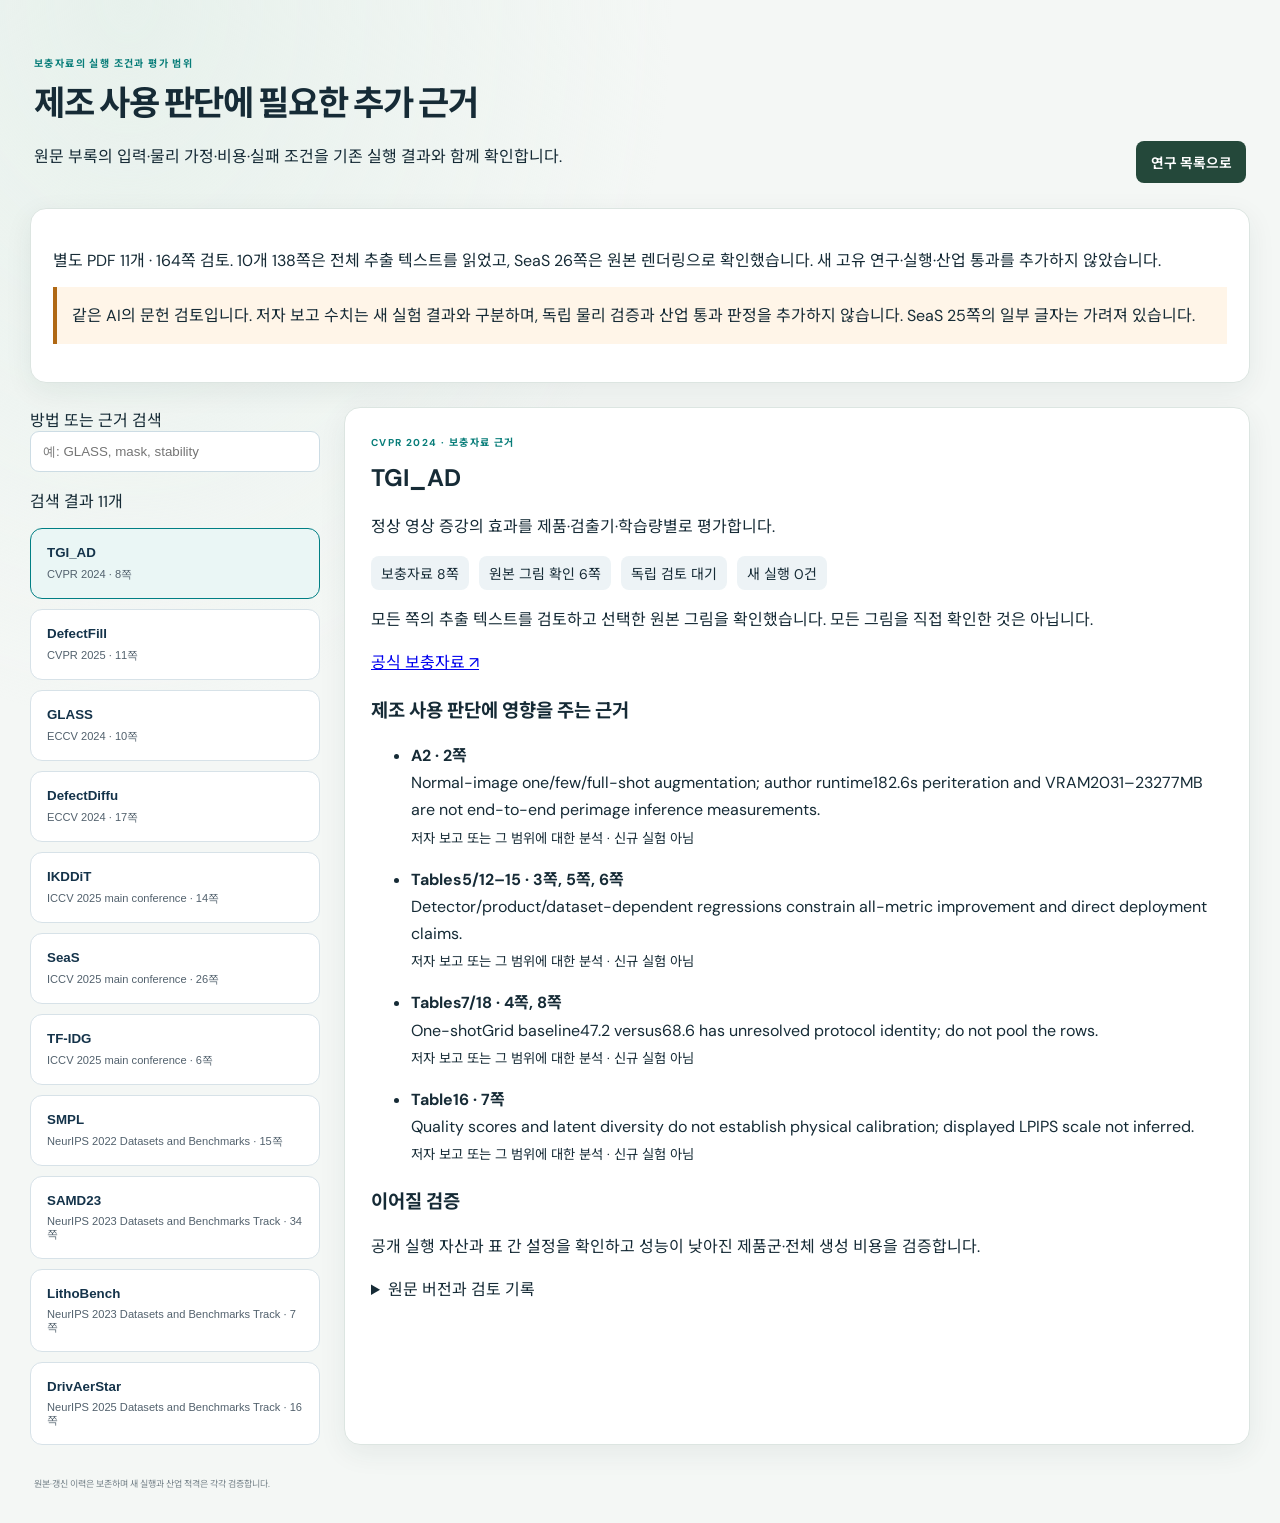
<file: service/supplement_readings.html>
<!doctype html>
<html lang="ko"><head><meta charset="utf-8"><meta name="viewport" content="width=device-width,initial-scale=1"><title>보충자료와 제조 사용 조건</title><link rel="stylesheet" href="styles.css"><style>
.supp-layout{display:grid;grid-template-columns:290px minmax(0,1fr);gap:24px;margin-top:24px}.supp-list{display:grid;gap:10px;align-content:start}.supp-list button{text-align:left;border:1px solid #d7e2e8;border-radius:12px;padding:16px;background:white;cursor:pointer;color:#14334a}.supp-list button[aria-pressed="true"]{border-color:#007f84;background:#eaf6f5}.supp-list small{display:block;margin-top:7px;color:#52616d}.supp-detail{padding:26px}.supp-detail h2{margin-top:0}.supp-detail li{margin-bottom:15px}.supp-meta{display:flex;flex-wrap:wrap;gap:10px;margin:16px 0}.supp-meta span{padding:7px 10px;border-radius:8px;background:#edf3f6;font-size:14px}.supp-limit{padding:15px;border-left:4px solid #b06813;background:#fff5e8;line-height:1.7}.supp-detail details{overflow-wrap:anywhere}.supp-detail p,.supp-detail li{line-height:1.7}.supp-search{width:100%;padding:12px;border:1px solid #ccdce4;border-radius:9px}.supp-error{padding:25px;background:#fff0ed}@media(max-width:760px){.supp-layout{grid-template-columns:1fr}.supp-list{grid-template-columns:repeat(2,minmax(0,1fr))}.supp-detail{padding:20px}}@media(max-width:450px){.supp-list{grid-template-columns:1fr}}
</style></head><body><main class="app-shell"><header class="hero"><div><p class="eyebrow">보충자료의 실행 조건과 평가 범위</p><h1>제조 사용 판단에 필요한 추가 근거</h1><p>원문 부록의 입력·물리 가정·비용·실패 조건을 기존 실행 결과와 함께 확인합니다.</p></div><a class="button-link" href="index.html">연구 목록으로</a></header>
<section class="panel" style="padding:22px"><p id="supp-scope">검토 범위를 불러오고 있습니다.</p><p class="supp-limit">같은 AI의 문헌 검토입니다. 저자 보고 수치는 새 실험 결과와 구분하며, 독립 물리 검증과 산업 통과 판정을 추가하지 않습니다. SeaS 25쪽의 일부 글자는 가려져 있습니다.</p></section>
<div class="supp-layout"><aside><label for="supp-search">방법 또는 근거 검색</label><input id="supp-search" class="supp-search" type="search" placeholder="예: GLASS, mask, stability"><p id="supp-count" aria-live="polite"></p><div id="supp-list" class="supp-list" aria-label="보충자료 목록"></div></aside><article id="supp-detail" class="panel supp-detail" aria-live="polite">연구를 선택하면 근거가 표시됩니다.</article></div>
<footer><p>원본·갱신 이력은 보존하며 새 실행과 산업 적격은 각각 검증합니다.</p></footer></main><script src="supplement_readings.js?v=0.9.36" defer></script></body></html>
</file>
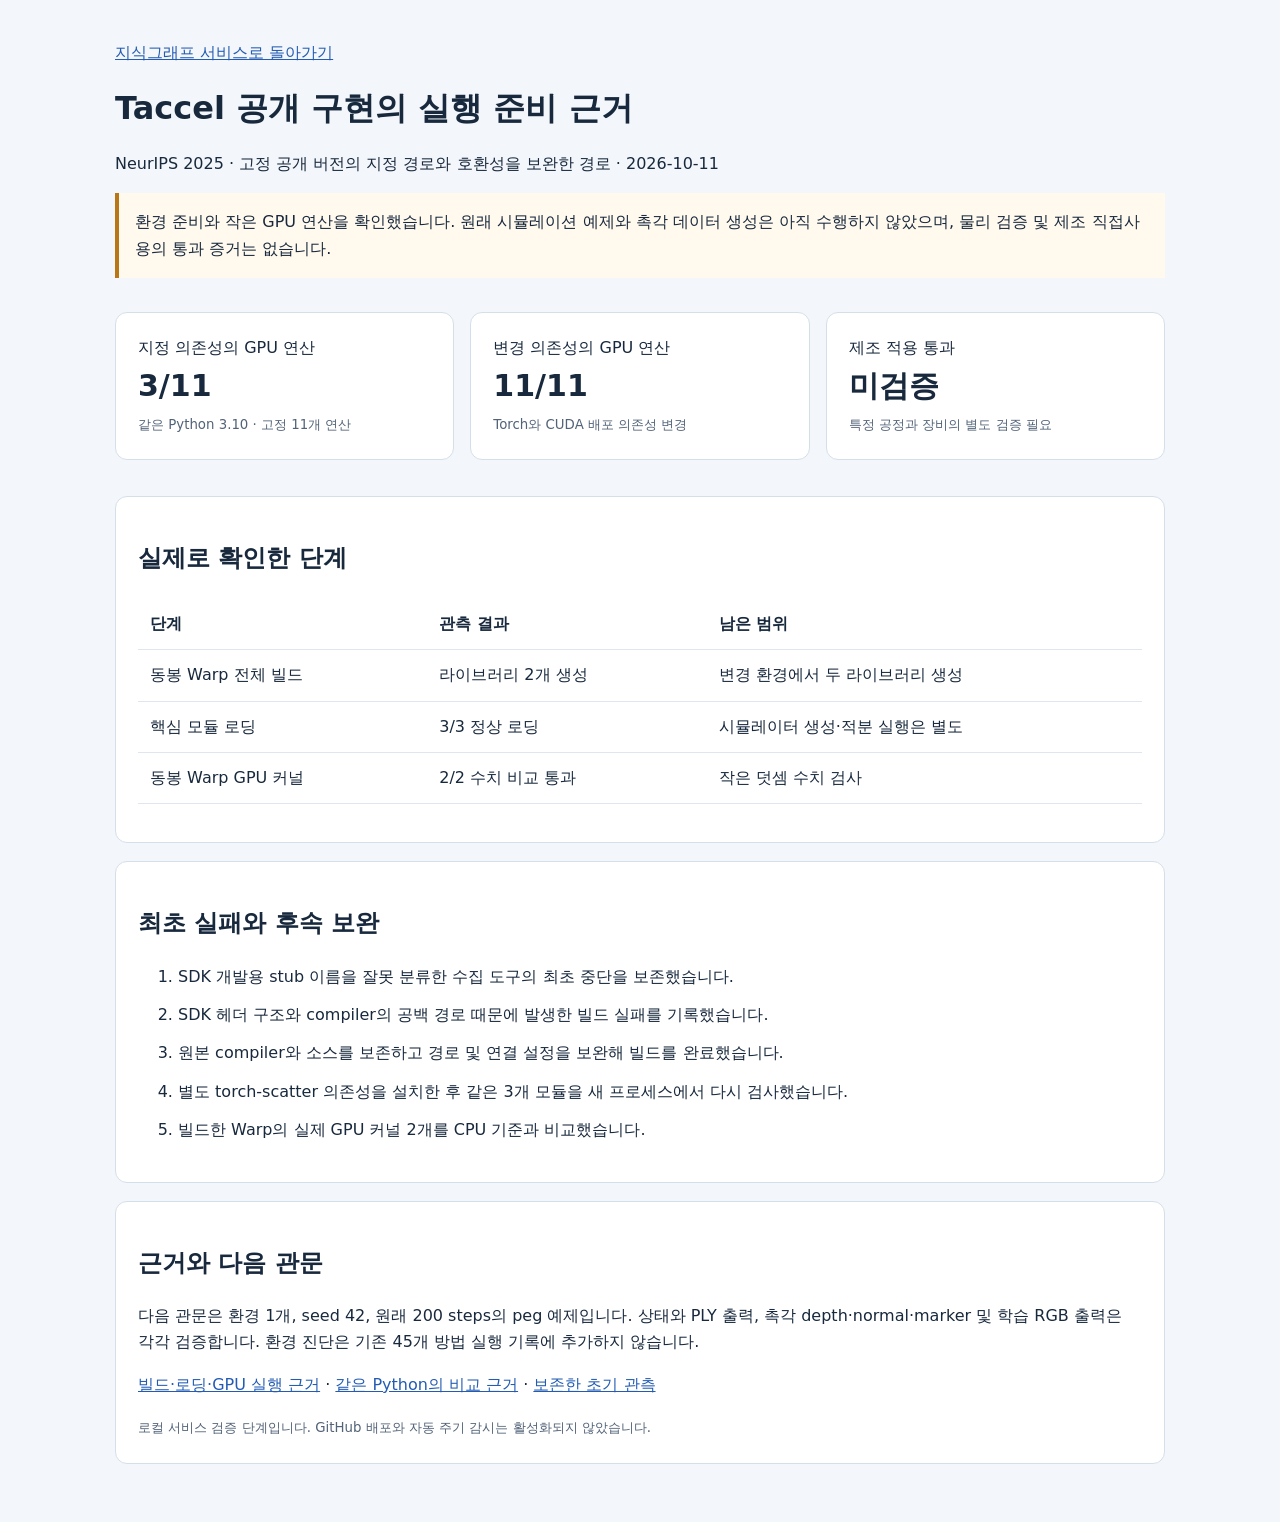
<file: service/taccel_build_followup.html>
<!doctype html>
<html lang="ko"><head><meta charset="utf-8"><meta name="viewport" content="width=device-width, initial-scale=1">
<title>Taccel 공개 구현의 실행 준비 근거</title>
<style>body{margin:0;background:#f3f6fa;color:#18293d;font:16px/1.65 system-ui,sans-serif}main{max-width:1050px;margin:auto;padding:40px 24px}h1{font-size:32px;line-height:1.3}a{color:#235cb2}.cards{display:grid;grid-template-columns:repeat(3,1fr);gap:16px}.card,section{background:white;border:1px solid #d5dfea;border-radius:12px;padding:22px;margin:18px 0}.big{font-size:30px;font-weight:700}.scope{border-left:4px solid #b97614;background:#fff9ee;padding:16px}table{width:100%;border-collapse:collapse}td,th{border-bottom:1px solid #dfe6ef;padding:12px;text-align:left}small{color:#526378}.history li{margin:12px 0}@media(max-width:700px){.cards{grid-template-columns:1fr}main{padding:22px 16px}h1{font-size:26px}}</style>
</head><body><main>
<a href="index.html">지식그래프 서비스로 돌아가기</a>
<h1>Taccel 공개 구현의 실행 준비 근거</h1>
<p>NeurIPS 2025 · 고정 공개 버전의 지정 경로와 호환성을 보완한 경로 · 2026-10-11</p>
<p class="scope">환경 준비와 작은 GPU 연산을 확인했습니다. 원래 시뮬레이션 예제와 촉각 데이터 생성은 아직 수행하지 않았으며, 물리 검증 및 제조 직접사용의 통과 증거는 없습니다.</p>
<div class="cards"><div class="card">지정 의존성의 GPU 연산<div class="big" id="original">불러오는 중</div><small>같은 Python 3.10 · 고정 11개 연산</small></div><div class="card">변경 의존성의 GPU 연산<div class="big" id="adapted">불러오는 중</div><small>Torch와 CUDA 배포 의존성 변경</small></div><div class="card">제조 적용 통과<div class="big" id="industry">미검증</div><small>특정 공정과 장비의 별도 검증 필요</small></div></div>
<section><h2>실제로 확인한 단계</h2><table><thead><tr><th>단계</th><th>관측 결과</th><th>남은 범위</th></tr></thead><tbody><tr><td>동봉 Warp 전체 빌드</td><td id="build">불러오는 중</td><td>변경 환경에서 두 라이브러리 생성</td></tr><tr><td>핵심 모듈 로딩</td><td id="imports">불러오는 중</td><td>시뮬레이터 생성·적분 실행은 별도</td></tr><tr><td>동봉 Warp GPU 커널</td><td id="kernels">불러오는 중</td><td>작은 덧셈 수치 검사</td></tr></tbody></table><p id="error" role="status"></p></section>
<section><h2>최초 실패와 후속 보완</h2><ol class="history"><li>SDK 개발용 stub 이름을 잘못 분류한 수집 도구의 최초 중단을 보존했습니다.</li><li>SDK 헤더 구조와 compiler의 공백 경로 때문에 발생한 빌드 실패를 기록했습니다.</li><li>원본 compiler와 소스를 보존하고 경로 및 연결 설정을 보완해 빌드를 완료했습니다.</li><li>별도 torch-scatter 의존성을 설치한 후 같은 3개 모듈을 새 프로세스에서 다시 검사했습니다.</li><li>빌드한 Warp의 실제 GPU 커널 2개를 CPU 기준과 비교했습니다.</li></ol></section>
<section><h2>근거와 다음 관문</h2><p>다음 관문은 환경 1개, seed 42, 원래 200 steps의 peg 예제입니다. 상태와 PLY 출력, 촉각 depth·normal·marker 및 학습 RGB 출력은 각각 검증합니다. 환경 진단은 기존 45개 방법 실행 기록에 추가하지 않습니다.</p><p><a href="data/taccel_build_followup.json">빌드·로딩·GPU 실행 근거</a> · <a href="data/taccel_dependency_pair.json">같은 Python의 비교 근거</a> · <a href="data/taccel_runtime_evidence.json">보존한 초기 관측</a></p><small>로컬 서비스 검증 단계입니다. GitHub 배포와 자동 주기 감시는 활성화되지 않았습니다.</small></section>
</main><script src="taccel_build_followup.js"></script></body></html>
</file>
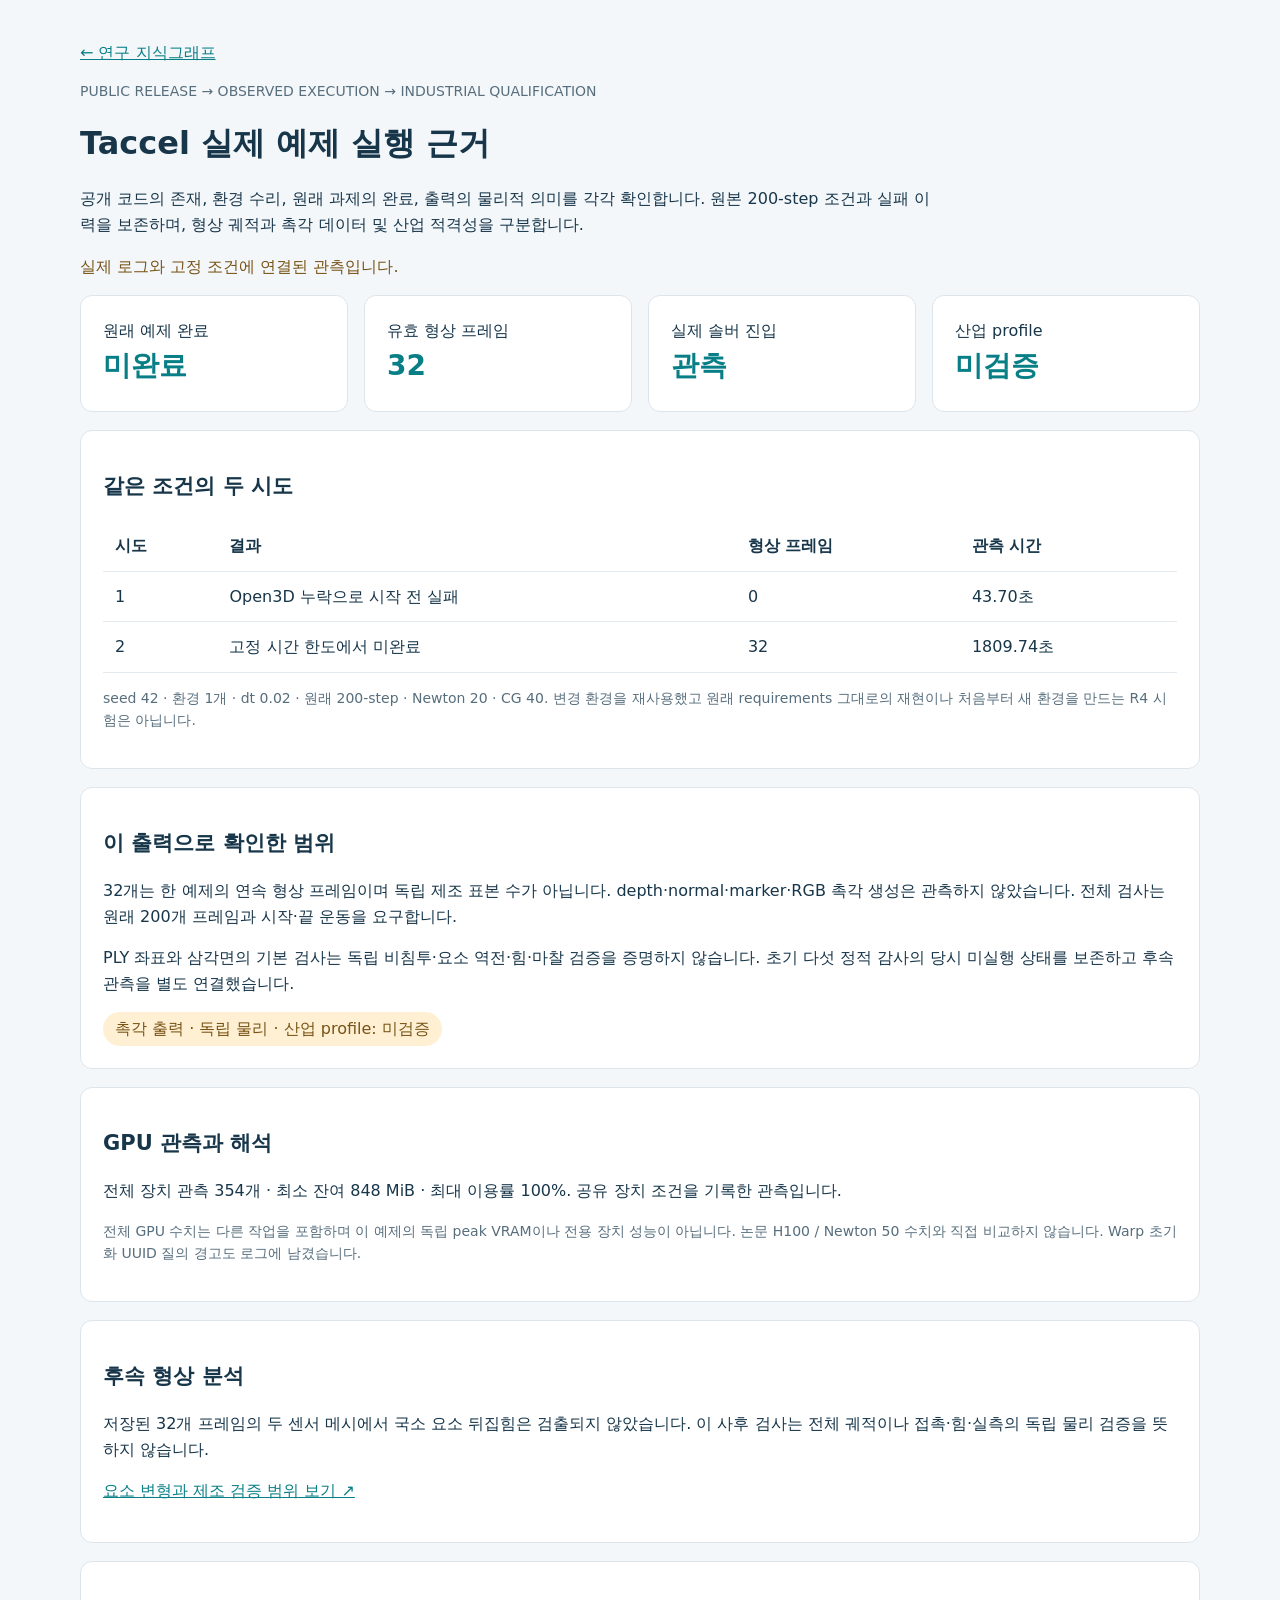
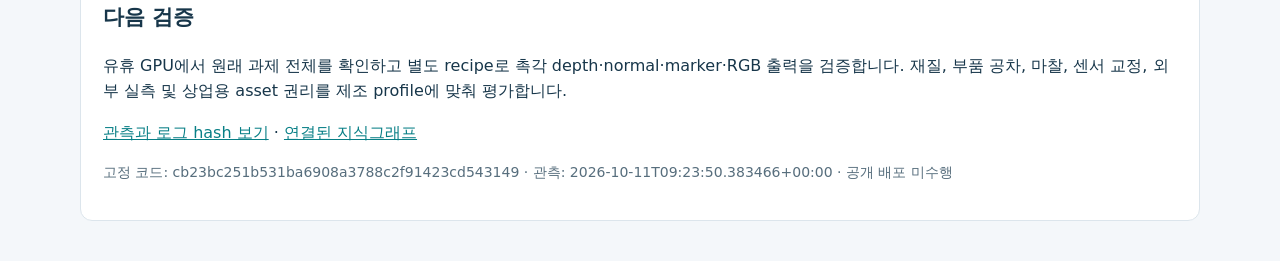
<file: service/taccel_peg.html>
<!doctype html><html lang="ko"><head><meta charset="utf-8"><meta name="viewport" content="width=device-width,initial-scale=1"><title>Taccel 실제 예제 실행 근거</title><style>
body{margin:0;background:#f4f7fa;color:#17364a;font:16px/1.6 system-ui,sans-serif}main{max-width:1120px;margin:40px auto;padding:0 24px}a{color:#087f86}h1{font-size:32px;line-height:1.3}h2{font-size:21px}.intro{max-width:850px}.grid{display:grid;grid-template-columns:repeat(auto-fit,minmax(220px,1fr));gap:16px}.card,section{background:white;border:1px solid #dce5ec;border-radius:12px;padding:22px;margin-bottom:18px}.value{font-size:28px;font-weight:750;color:#087f86}.muted{color:#576e7d;font-size:14px}.badge{display:inline-block;background:#fff0d4;color:#775315;padding:4px 12px;border-radius:20px}table{width:100%;border-collapse:collapse}th,td{text-align:left;padding:12px;border-bottom:1px solid #e4ebf0;vertical-align:top}code{overflow-wrap:anywhere}#load-state{color:#775315}@media(max-width:600px){main{margin:24px auto}table{font-size:13px}th,td{padding:8px}}
</style></head><body><main><a href="index.html">← 연구 지식그래프</a><p class="muted">PUBLIC RELEASE → OBSERVED EXECUTION → INDUSTRIAL QUALIFICATION</p><h1>Taccel 실제 예제 실행 근거</h1><p class="intro">공개 코드의 존재, 환경 수리, 원래 과제의 완료, 출력의 물리적 의미를 각각 확인합니다. 원본 200-step 조건과 실패 이력을 보존하며, 형상 궤적과 촉각 데이터 및 산업 적격성을 구분합니다.</p><p id="load-state">근거를 불러오는 중입니다.</p><div class="grid" id="metrics"></div><section><h2>같은 조건의 두 시도</h2><table><thead><tr><th>시도</th><th>결과</th><th>형상 프레임</th><th>관측 시간</th></tr></thead><tbody id="attempts"></tbody></table><p class="muted">seed 42 · 환경 1개 · dt 0.02 · 원래 200-step · Newton 20 · CG 40. 변경 환경을 재사용했고 원래 requirements 그대로의 재현이나 처음부터 새 환경을 만드는 R4 시험은 아닙니다.</p></section><section><h2>이 출력으로 확인한 범위</h2><p id="output-scope"></p><p>PLY 좌표와 삼각면의 기본 검사는 독립 비침투·요소 역전·힘·마찰 검증을 증명하지 않습니다. 초기 다섯 정적 감사의 당시 미실행 상태를 보존하고 후속 관측을 별도 연결했습니다.</p><span class="badge">촉각 출력 · 독립 물리 · 산업 profile: 미검증</span></section><section><h2>GPU 관측과 해석</h2><p id="gpu-scope"></p><p class="muted">전체 GPU 수치는 다른 작업을 포함하며 이 예제의 독립 peak VRAM이나 전용 장치 성능이 아닙니다. 논문 H100 / Newton 50 수치와 직접 비교하지 않습니다. Warp 초기화 UUID 질의 경고도 로그에 남겼습니다.</p></section><section><h2>후속 형상 분석</h2><p>저장된 32개 프레임의 두 센서 메시에서 국소 요소 뒤집힘은 검출되지 않았습니다. 이 사후 검사는 전체 궤적이나 접촉·힘·실측의 독립 물리 검증을 뜻하지 않습니다.</p><p><a href="taccel_saved_geometry.html">요소 변형과 제조 검증 범위 보기 ↗</a></p></section><section><h2>다음 검증</h2><p>유휴 GPU에서 원래 과제 전체를 확인하고 별도 recipe로 촉각 depth·normal·marker·RGB 출력을 검증합니다. 재질, 부품 공차, 마찰, 센서 교정, 외부 실측 및 상업용 asset 권리를 제조 profile에 맞춰 평가합니다.</p><p><a href="data/taccel_peg_evidence.json">관측과 로그 hash 보기</a> · <a href="data/knowledge_graph.json">연결된 지식그래프</a></p><p id="revision" class="muted"></p></section></main><script src="taccel_peg.js"></script></body></html>
</file>
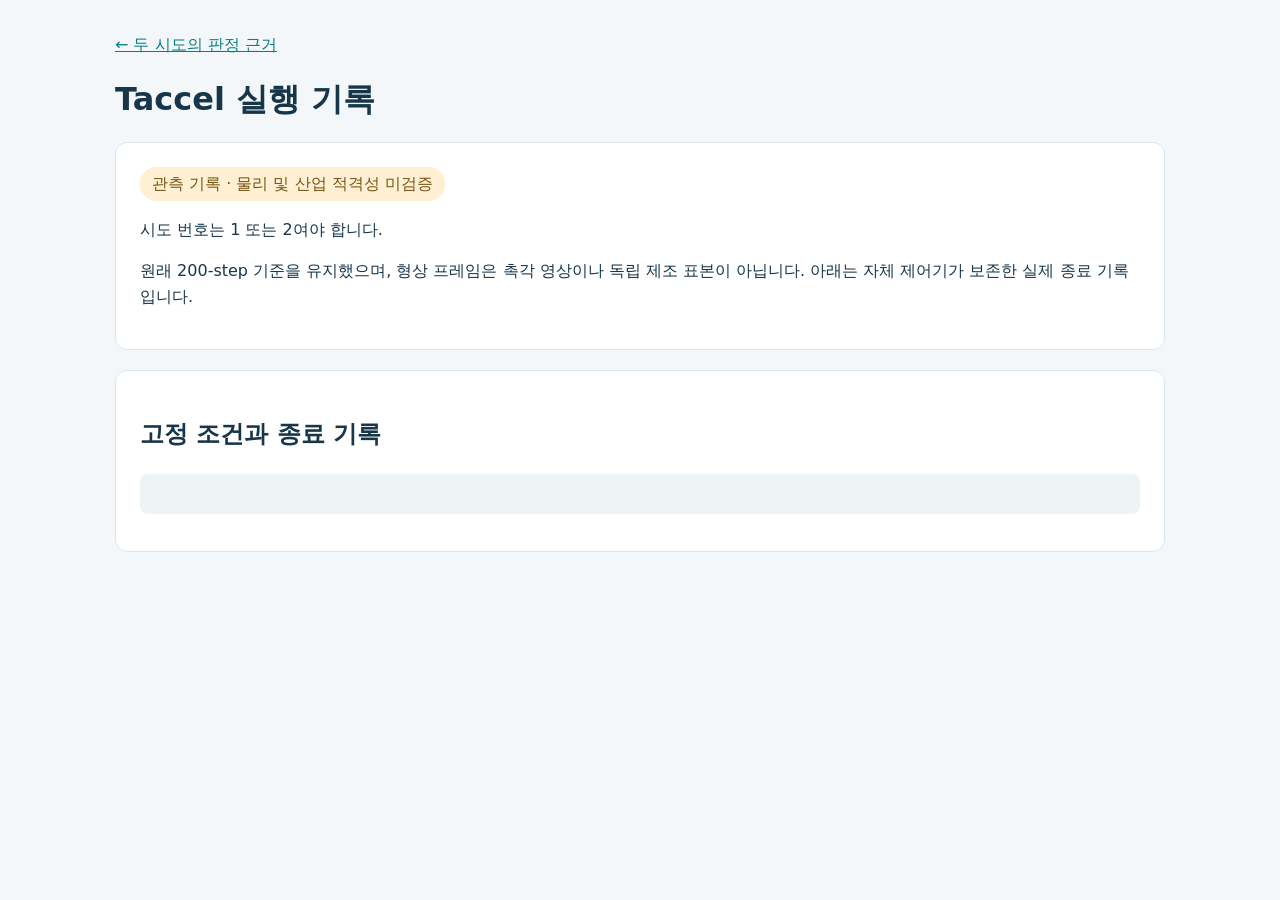
<file: service/taccel_peg_attempt.html>
<!doctype html><html lang="ko"><head><meta charset="utf-8"><meta name="viewport" content="width=device-width,initial-scale=1"><title>Taccel 실행 기록</title><style>body{font:16px/1.6 system-ui,sans-serif;background:#f4f7fa;color:#17364a;margin:0}main{max-width:1050px;padding:32px;margin:auto}a{color:#087f86}section{background:white;padding:24px;border:1px solid #dce5ec;border-radius:12px;margin:20px 0}pre{white-space:pre-wrap;overflow-wrap:anywhere;font:13px/1.5 monospace;background:#eef3f6;padding:20px;border-radius:8px}.badge{color:#775315;background:#fff0d4;border-radius:16px;padding:4px 12px;display:inline-block}h1{line-height:1.3}</style></head><body><main><a href="taccel_peg.html">← 두 시도의 판정 근거</a><h1 id="title">Taccel 실행 기록</h1><section><span class="badge">관측 기록 · 물리 및 산업 적격성 미검증</span><p id="summary">관측 metadata를 불러오는 중입니다.</p><p>원래 200-step 기준을 유지했으며, 형상 프레임은 촉각 영상이나 독립 제조 표본이 아닙니다. 아래는 자체 제어기가 보존한 실제 종료 기록입니다.</p></section><section><h2>고정 조건과 종료 기록</h2><pre id="record"></pre></section></main><script src="taccel_peg_attempt.js"></script></body></html>
</file>
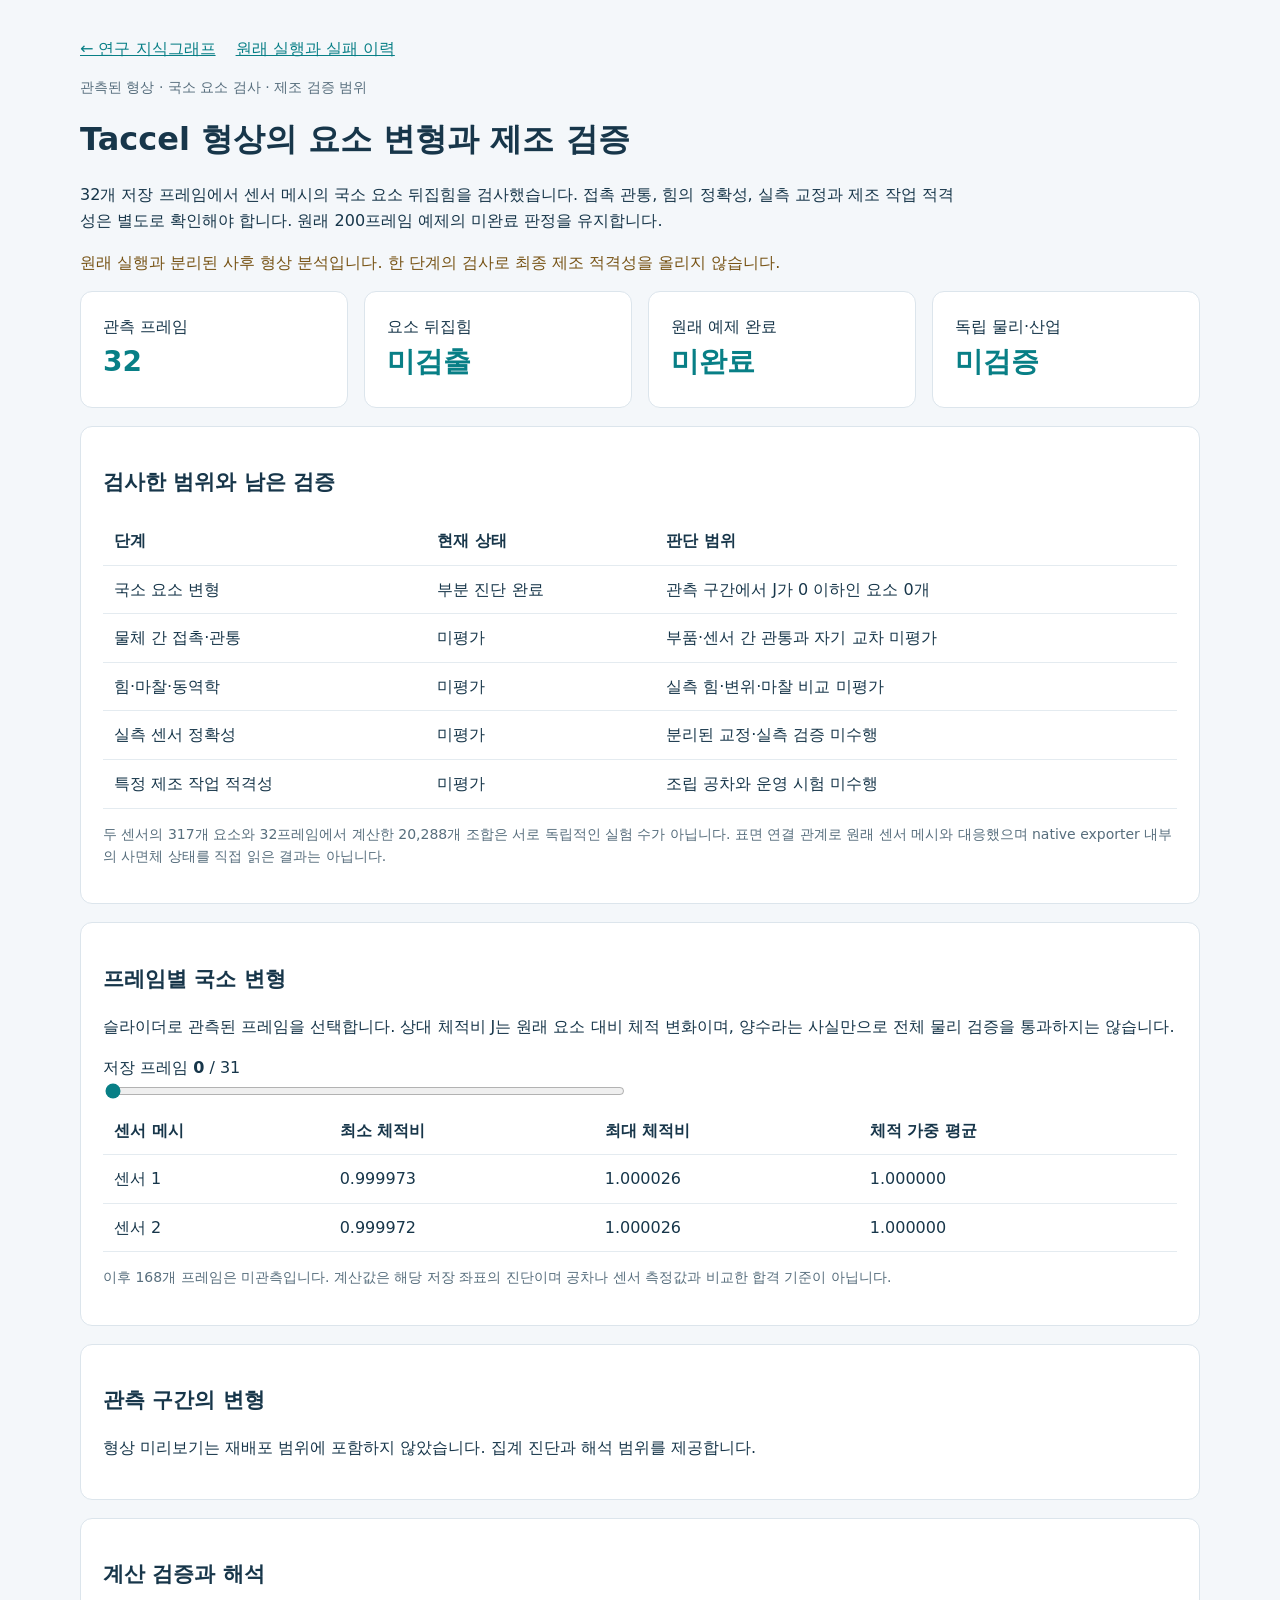
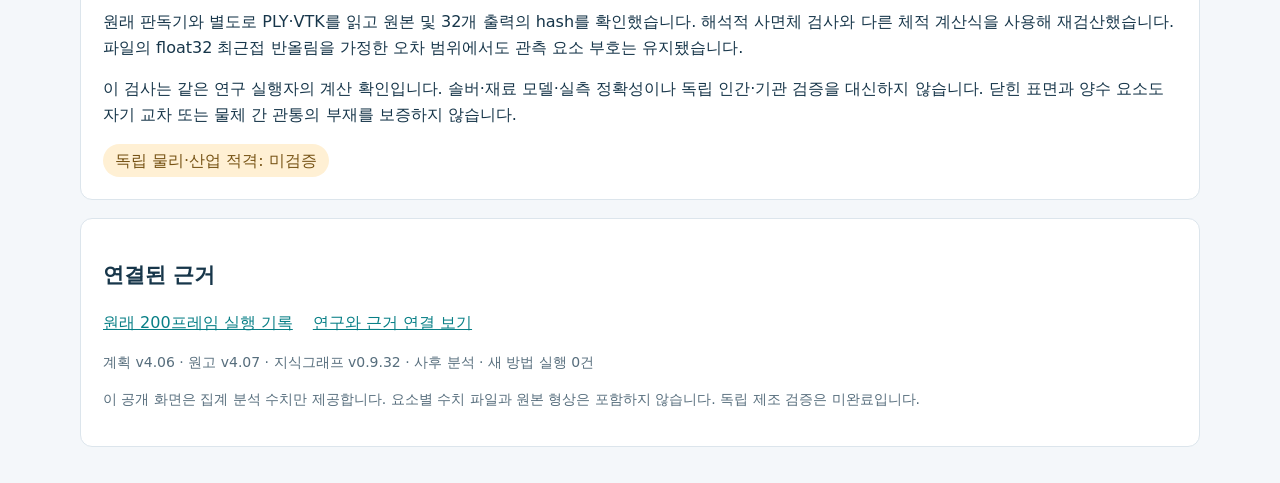
<file: service/taccel_saved_geometry.html>
<!doctype html><html lang="ko"><head><meta charset="utf-8"><meta name="viewport" content="width=device-width,initial-scale=1"><title>Taccel 형상의 요소 변형과 제조 검증</title><style>
body{margin:0;background:#f4f7fa;color:#17364a;font:16px/1.6 system-ui,sans-serif}main{max-width:1120px;margin:36px auto;padding:0 24px}a{color:#087f86}h1{font-size:32px;line-height:1.3}h2{font-size:21px}.intro{max-width:890px}.grid{display:grid;grid-template-columns:repeat(auto-fit,minmax(220px,1fr));gap:16px}.card,section{background:white;border:1px solid #dce5ec;border-radius:12px;padding:22px;margin-bottom:18px}.value{font-size:28px;font-weight:750;color:#087f86}.muted{color:#576e7d;font-size:14px}.badge{display:inline-block;background:#fff0d4;color:#775315;padding:4px 12px;border-radius:20px}table{width:100%;border-collapse:collapse}th,td{text-align:left;padding:11px;border-bottom:1px solid #e4ebf0;vertical-align:top}figure{margin:12px 0}figure img{width:100%;height:auto}input[type=range]{width:min(520px,100%);accent-color:#087f86}#load-state{color:#775315}.links{display:flex;gap:20px;flex-wrap:wrap}@media(max-width:600px){main{margin:22px auto}h1{font-size:26px}table{font-size:13px}th,td{padding:8px}}
</style></head><body><main><nav class="links"><a href="index.html">← 연구 지식그래프</a><a href="taccel_peg.html">원래 실행과 실패 이력</a></nav><p class="muted">관측된 형상 · 국소 요소 검사 · 제조 검증 범위</p><h1>Taccel 형상의 요소 변형과 제조 검증</h1><p class="intro">32개 저장 프레임에서 센서 메시의 국소 요소 뒤집힘을 검사했습니다. 접촉 관통, 힘의 정확성, 실측 교정과 제조 작업 적격성은 별도로 확인해야 합니다. 원래 200프레임 예제의 미완료 판정을 유지합니다.</p><p id="load-state">검증 근거를 불러오는 중입니다.</p><div class="grid" id="metrics"></div>
<section><h2>검사한 범위와 남은 검증</h2><table><thead><tr><th>단계</th><th>현재 상태</th><th>판단 범위</th></tr></thead><tbody id="layers"></tbody></table><p class="muted">두 센서의 317개 요소와 32프레임에서 계산한 20,288개 조합은 서로 독립적인 실험 수가 아닙니다. 표면 연결 관계로 원래 센서 메시와 대응했으며 native exporter 내부의 사면체 상태를 직접 읽은 결과는 아닙니다.</p></section>
<section><h2>프레임별 국소 변형</h2><p>슬라이더로 관측된 프레임을 선택합니다. 상대 체적비 J는 원래 요소 대비 체적 변화이며, 양수라는 사실만으로 전체 물리 검증을 통과하지는 않습니다.</p><label for="frame">저장 프레임 <strong id="frame-label">0</strong> / 31</label><br><input id="frame" type="range" min="0" max="31" value="0" step="1"><table><thead><tr><th>센서 메시</th><th>최소 체적비</th><th>최대 체적비</th><th>체적 가중 평균</th></tr></thead><tbody id="frame-values"></tbody></table><p class="muted">이후 168개 프레임은 미관측입니다. 계산값은 해당 저장 좌표의 진단이며 공차나 센서 측정값과 비교한 합격 기준이 아닙니다.</p></section>
<section><h2>관측 구간의 변형</h2><figure><p>형상 미리보기는 재배포 범위에 포함하지 않았습니다. 집계 진단과 해석 범위를 제공합니다.</p></figure></section>
<section><h2>계산 검증과 해석</h2><p>원래 판독기와 별도로 PLY·VTK를 읽고 원본 및 32개 출력의 hash를 확인했습니다. 해석적 사면체 검사와 다른 체적 계산식을 사용해 재검산했습니다. 파일의 float32 최근접 반올림을 가정한 오차 범위에서도 관측 요소 부호는 유지됐습니다.</p><p>이 검사는 같은 연구 실행자의 계산 확인입니다. 솔버·재료 모델·실측 정확성이나 독립 인간·기관 검증을 대신하지 않습니다. 닫힌 표면과 양수 요소도 자기 교차 또는 물체 간 관통의 부재를 보증하지 않습니다.</p><span class="badge">독립 물리·산업 적격: 미검증</span></section>
<section><h2>연결된 근거</h2><p class="links"><a href="taccel_peg.html">원래 200프레임 실행 기록</a><a href="index.html">연구와 근거 연결 보기</a></p><p id="revision" class="muted"></p><p class="muted">이 공개 화면은 집계 분석 수치만 제공합니다. 요소별 수치 파일과 원본 형상은 포함하지 않습니다. 독립 제조 검증은 미완료입니다.</p></section></main><script src="taccel_saved_geometry.js"></script></body></html>
</file>
<file: service/styles.css>
@import url('https://fonts.googleapis.com/css2?family=DM+Sans:wght@400;500;600;700&family=Noto+Sans+KR:wght@400;500;600;700&display=swap');
:root{--ink:#162b36;--muted:#64737b;--teal:#087d79;--teal-dark:#075e5d;--blue:#3b6c9a;--amber:#bd781e;--paper:#f4f7f5;--white:#fff;--line:#dce5e1;--shadow:0 8px 28px rgba(24,52,59,.07);font-family:'DM Sans','Noto Sans KR',system-ui,sans-serif;color:var(--ink);background:var(--paper)}
*{box-sizing:border-box}body{margin:0;background:radial-gradient(ellipse at 10% 0%,#e7f1ec 0,transparent 34rem),var(--paper)}.topbar{height:72px;padding:0 max(28px,calc((100vw - 1440px)/2));display:flex;align-items:center;justify-content:space-between;background:rgba(255,255,255,.88);border-bottom:1px solid var(--line);position:sticky;top:0;z-index:5;backdrop-filter:blur(14px)}.brand{display:flex;align-items:center;gap:11px;color:var(--ink);text-decoration:none}.brand-mark{display:grid;place-items:center;width:38px;height:38px;border-radius:12px;background:var(--teal);color:white;font-weight:700;font-size:19px}.brand strong,.brand small{display:block}.brand strong{font-size:13px;letter-spacing:.01em}.brand small{font-size:11px;color:var(--muted);margin-top:1px}.top-meta{display:flex;align-items:center;gap:9px;color:var(--muted);font-size:12px}.live-dot{width:8px;height:8px;border-radius:50%;background:#deaa50;box-shadow:0 0 0 3px #f8edda}main{max-width:1440px;margin:auto;padding:0 30px}.hero{display:flex;justify-content:space-between;align-items:flex-end;gap:40px;padding:55px 4px 25px}.eyebrow{font-size:10px;letter-spacing:.14em;font-weight:700;color:var(--teal);margin:0 0 11px}.hero h1{font-size:34px;line-height:1.35;letter-spacing:-.04em;margin:0 0 13px}.hero h1 em{font-style:normal;color:var(--teal)}.lede{max-width:760px;color:#52636b;line-height:1.7;margin:0;font-size:14px}.hero-note{max-width:360px;min-width:275px;background:#e6f1ed;border:1px solid #d3e5dd;color:#3a5654;border-radius:14px;padding:15px 17px;display:flex;gap:11px;line-height:1.6;font-size:12px}.note-icon{flex:none;display:grid;place-items:center;border:1px solid #aacdc2;color:var(--teal);width:21px;height:21px;border-radius:50%;font-weight:700}.metrics{display:grid;grid-template-columns:repeat(5,1fr);gap:13px;margin:0 0 18px}.metric{background:var(--white);border:1px solid var(--line);border-radius:14px;padding:16px 19px;box-shadow:var(--shadow);display:grid;grid-template-columns:1fr auto;align-items:center}.metric-value{font-size:25px;font-weight:700;color:var(--teal-dark);letter-spacing:-.04em}.metric-label{grid-column:1;grid-row:2;font-size:12px;font-weight:600;margin-top:4px}.metric small{grid-column:2;grid-row:1/3;color:var(--muted);font-size:10px;text-align:right;max-width:96px;line-height:1.45}.workspace{display:grid;grid-template-columns:minmax(340px,420px) minmax(0,1fr);gap:17px;align-items:start}.panel{background:white;border:1px solid var(--line);border-radius:16px;box-shadow:var(--shadow)}.browse-panel{padding:20px 17px;min-height:740px}.panel-heading{display:flex;align-items:center;justify-content:space-between}.panel-heading h2{font-size:17px;letter-spacing:-.02em;margin:0}.panel-heading .eyebrow{margin-bottom:4px}.count-pill{background:#edf4f1;color:var(--teal-dark);padding:5px 9px;border-radius:20px;font-weight:700;font-size:11px}.search-box{height:42px;border:1px solid var(--line);border-radius:10px;display:flex;align-items:center;gap:9px;margin:17px 0 13px;padding:0 11px;color:#809096}.search-box span{font-size:22px;line-height:1}.search-box input{border:0;outline:0;min-width:0;flex:1;font:inherit;font-size:12px;color:var(--ink)}.search-box kbd{border:1px solid var(--line);border-radius:4px;padding:1px 5px;color:#7a888e;font-size:10px}.filters{display:grid;gap:9px}.filters label{font-size:10px;font-weight:600;color:var(--muted);display:grid;grid-template-columns:92px 1fr;align-items:center;gap:7px}.filters select{height:32px;min-width:0;border:1px solid var(--line);background:#fbfcfb;border-radius:8px;padding:0 8px;color:var(--ink);font:inherit;font-size:11px}.list-tools{display:flex;justify-content:space-between;align-items:center;margin:16px 2px 8px;font-size:10px;color:var(--muted);font-weight:600}.text-button{border:0;background:none;color:var(--teal);font:inherit;font-size:10px;cursor:pointer}.record-list{max-height:480px;overflow:auto;padding-right:4px}.record-card{display:block;width:100%;text-align:left;border:1px solid transparent;background:transparent;border-radius:10px;padding:11px 10px;margin:2px 0;cursor:pointer;color:var(--ink);font:inherit}.record-card:hover{background:#f6faf8}.record-card.active{background:#eaf4f0;border-color:#cae2d8}.record-card-title{font-size:11px;font-weight:700;line-height:1.45;display:block}.record-card-meta{display:flex;align-items:center;gap:6px;margin-top:6px;color:var(--muted);font-size:9px}.pill{display:inline-flex;align-items:center;padding:3px 6px;border-radius:5px;font-size:9px;font-weight:700;letter-spacing:.01em}.pill.visual{background:#f0eafb;color:#7254a2}.pill.physics{background:#e5f2ef;color:#147069}.pill.boundary{background:#fff2df;color:#a36510}.pill.prior_art,.pill.prior_art_industrial_system,.pill.prior_art_industrial_model_platform{background:#e8edf1;color:#455966}.empty{padding:28px 12px;color:var(--muted);text-align:center;font-size:12px}.detail-column{display:grid;gap:17px}.detail-panel{min-height:420px;padding:24px}.detail-top{display:flex;justify-content:space-between;gap:20px;align-items:flex-start}.detail-title{font-size:22px;line-height:1.38;letter-spacing:-.035em;margin:0 0 10px;max-width:850px}.detail-meta{display:flex;flex-wrap:wrap;gap:7px;align-items:center;color:var(--muted);font-size:11px}.status-chip{display:inline-flex;padding:6px 9px;border-radius:7px;background:#fff0dc;color:#986216;font-size:10px;font-weight:700;white-space:nowrap}.detail-links{display:flex;gap:8px;margin:14px 0 18px}.detail-links a{border:1px solid #b7d7cf;border-radius:8px;padding:7px 10px;color:var(--teal-dark);text-decoration:none;font-size:10px;font-weight:700}.detail-links a:hover{background:#eef7f3}.section-label{font-size:10px;letter-spacing:.09em;color:var(--muted);font-weight:700;margin:18px 0 7px}.detail-summary{font-size:12px;line-height:1.75;color:#40535b;margin:0}.coding-grid{display:grid;grid-template-columns:repeat(3,1fr);gap:9px}.coding-card{border:1px solid var(--line);border-radius:10px;padding:11px;background:#fbfcfb}.coding-card b{display:block;font-size:10px;color:var(--muted);margin-bottom:5px}.coding-card strong{font-size:15px;color:var(--teal-dark)}.coding-card p{font-size:10px;line-height:1.55;margin:6px 0 0;color:#53656b}.evidence-list,.unresolved-list{margin:0;padding-left:17px;color:#465b61;font-size:11px;line-height:1.65}.evidence-list li,.unresolved-list li{margin:4px 0}.evidence-list a{color:var(--teal-dark);word-break:break-word}.graph-panel{padding:19px 21px 15px}.graph-heading{margin-bottom:14px}.mini-caption{font-size:10px;color:var(--muted)}.graph-view{min-height:168px;border:1px solid #e7edeb;border-radius:12px;background:linear-gradient(135deg,#fbfdfc,#f6faf8);overflow:hidden}.graph-view svg{width:100%;height:190px;display:block}.graph-link{stroke:#afc7c1;stroke-width:1.5}.graph-node rect{stroke-width:1.1;rx:9}.graph-node text{font-family:'DM Sans','Noto Sans KR',sans-serif;fill:#243c44}.graph-node .node-type{font-size:8px;fill:#728289;letter-spacing:.07em}.graph-node .node-label{font-size:10px;font-weight:700}.graph-node.work rect{fill:#e7f2ed;stroke:#b9d6ca}.graph-node.method rect{fill:#e8f0f8;stroke:#c7d9eb}.graph-node.artifact rect{fill:#fff1dc;stroke:#ecd7b5}.graph-node.evidence rect{fill:#eeeaf7;stroke:#d5c8ec}.graph-node.placeholder{opacity:.53}.legend{display:flex;gap:17px;justify-content:flex-end;padding:10px 2px 0;color:var(--muted);font-size:9px}.legend span{display:flex;align-items:center;gap:6px}.legend-dot{height:8px;width:8px;border-radius:50%}.legend-dot.paper{background:#68a78e}.legend-dot.method{background:#6991b7}.legend-dot.artifact{background:#d9a24e}.legend-dot.evidence{background:#9b86c8}footer{display:flex;justify-content:space-between;gap:20px;padding:19px 4px 24px;margin-top:4px;color:#748188;font-size:9px}footer span:last-child{text-align:right}
@media(max-width:1000px){main{padding:0 18px}.hero{align-items:flex-start;flex-direction:column;gap:20px;padding-top:39px}.hero-note{max-width:unset}.workspace{grid-template-columns:1fr}.browse-panel{min-height:auto}.record-list{max-height:420px}.metrics{grid-template-columns:repeat(2,1fr)}}@media(max-width:600px){.topbar{height:62px;padding:0 14px}.top-meta{font-size:10px}.brand strong{font-size:11px}.hero h1{font-size:27px}.lede{font-size:12px}.metrics{gap:8px}.metric{padding:12px}.metric-value{font-size:21px}.metric-label{font-size:10px}.metric small{font-size:9px}.workspace{gap:11px}.detail-panel{padding:18px}.detail-top{display:block}.status-chip{margin-top:8px}.detail-title{font-size:18px}.coding-grid{grid-template-columns:1fr}.graph-panel{padding:15px}.mini-caption{font-size:9px}footer{flex-direction:column}footer span:last-child{text-align:left}}

.pill.discovery{background:#e8f0f8;color:#385d88}
.candidate-feed{margin:1.25rem 0 1.5rem;padding:1.2rem 1.4rem;display:flex;align-items:center;justify-content:space-between;gap:1.2rem;border-color:#d8e5db;background:linear-gradient(115deg,#f4f8f2,#fff)}
.candidate-feed h2{margin:.2rem 0 .45rem;font-size:1.12rem;letter-spacing:-.02em}
.candidate-feed p:not(.eyebrow){margin:0;max-width:72ch;color:#52625a;line-height:1.55;font-size:.92rem}
.button-link{flex:none;display:inline-block;padding:.7rem .9rem;border-radius:8px;background:#24483a;color:white;text-decoration:none;font-size:.86rem;font-weight:650}
.button-link:hover{background:#173729}
@media(max-width:760px){.candidate-feed{align-items:flex-start;flex-direction:column}}
</file>
